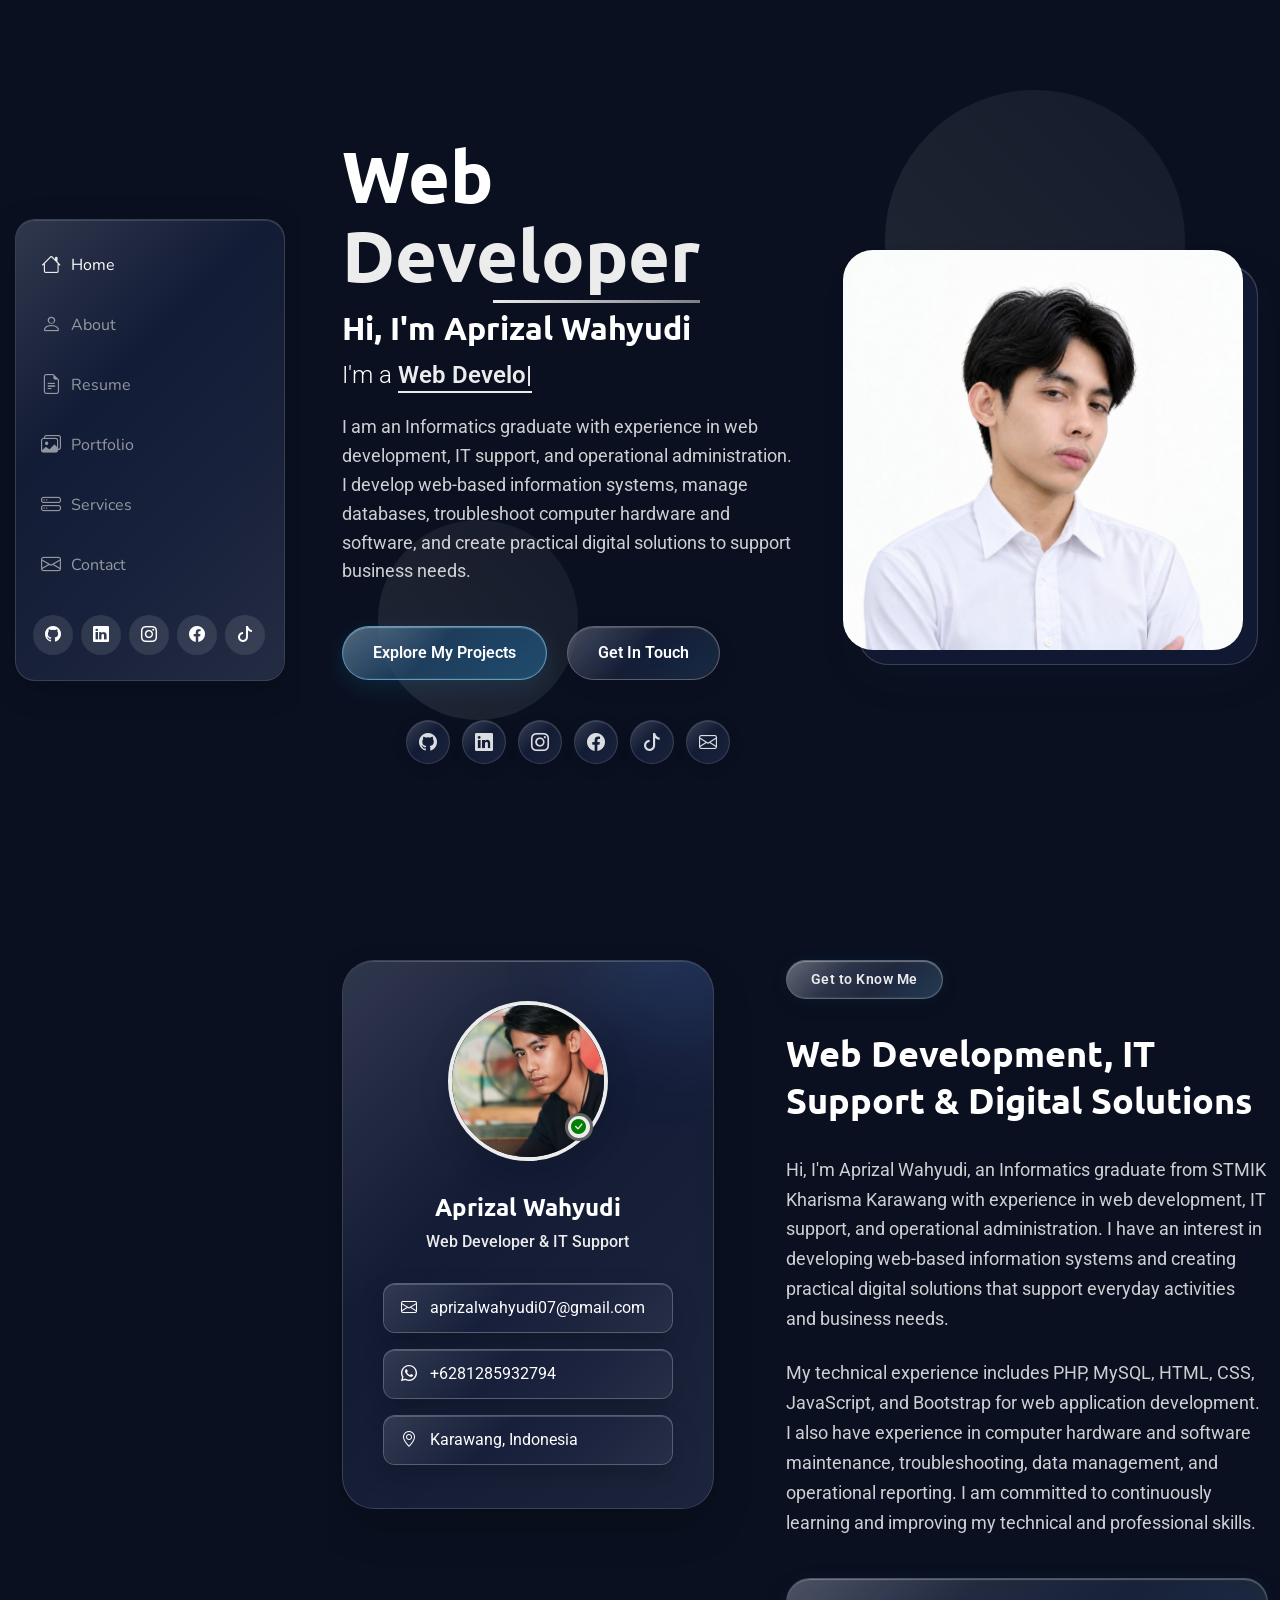
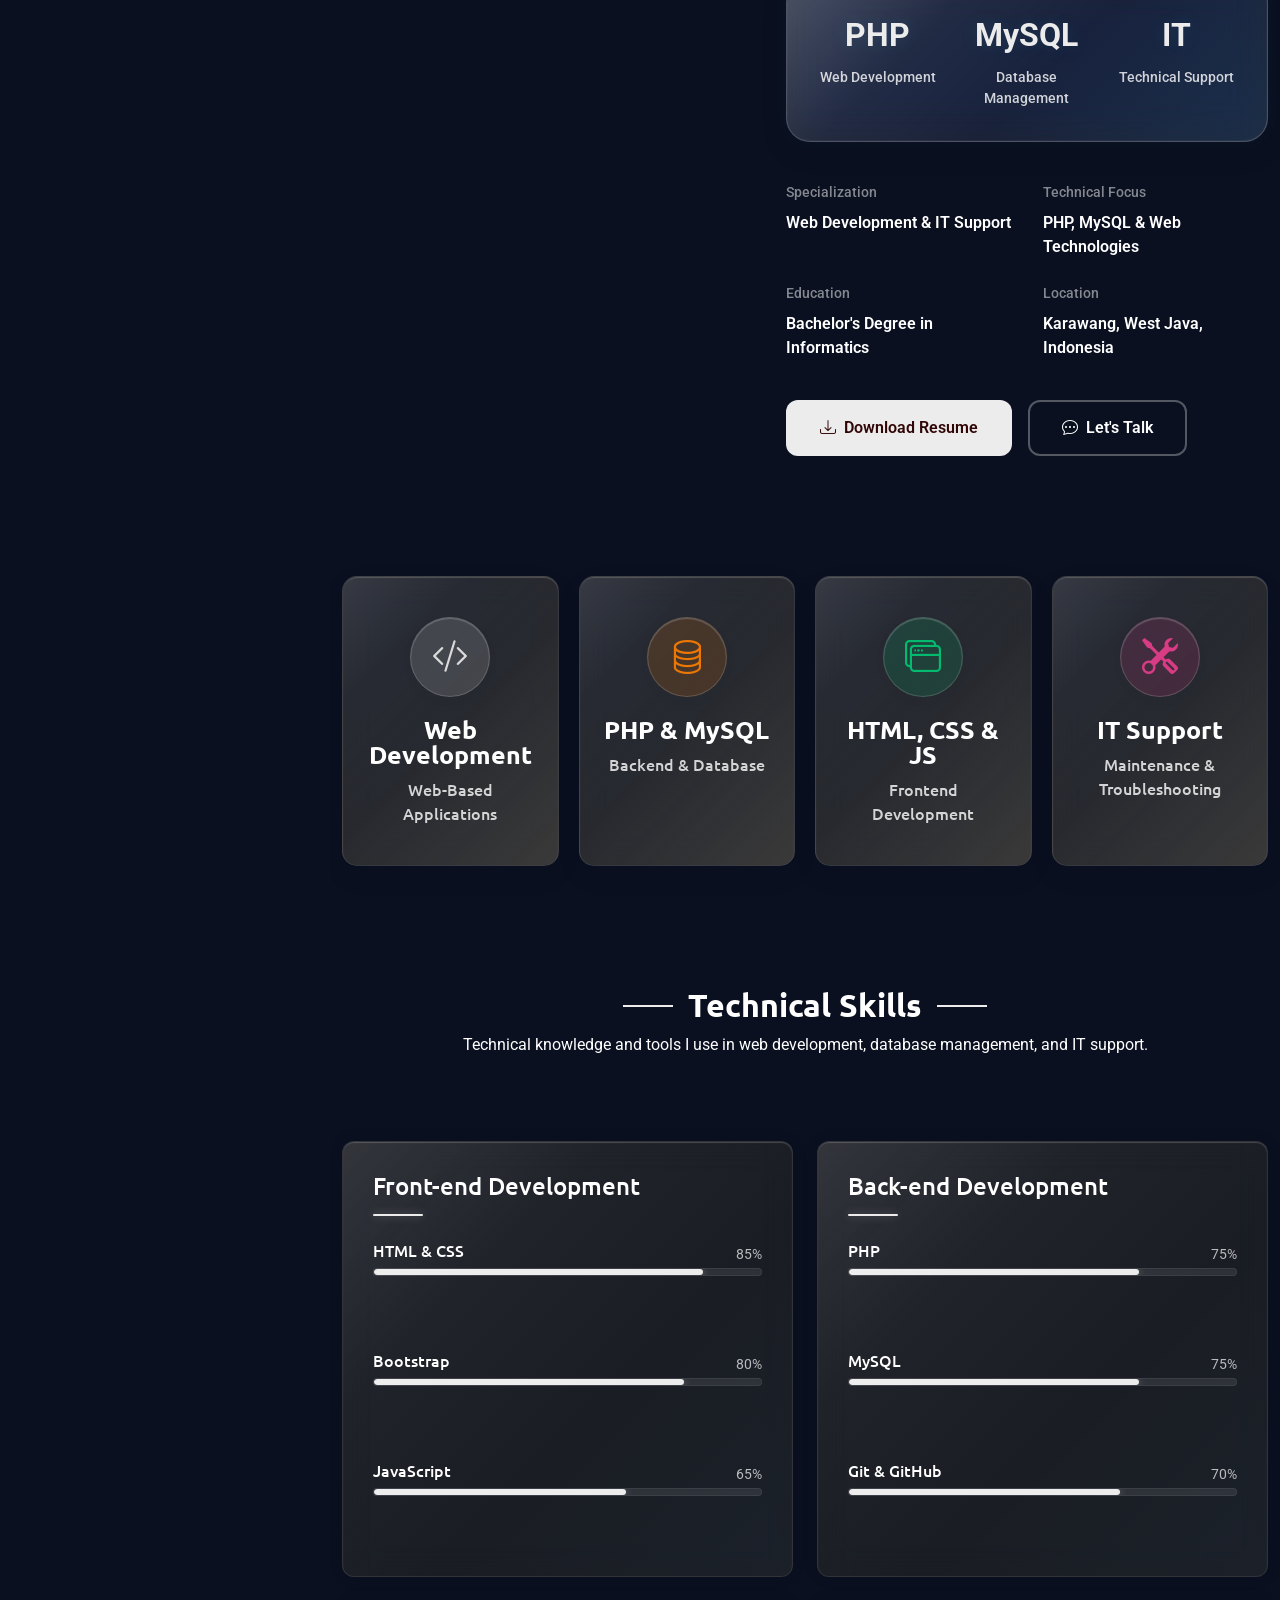
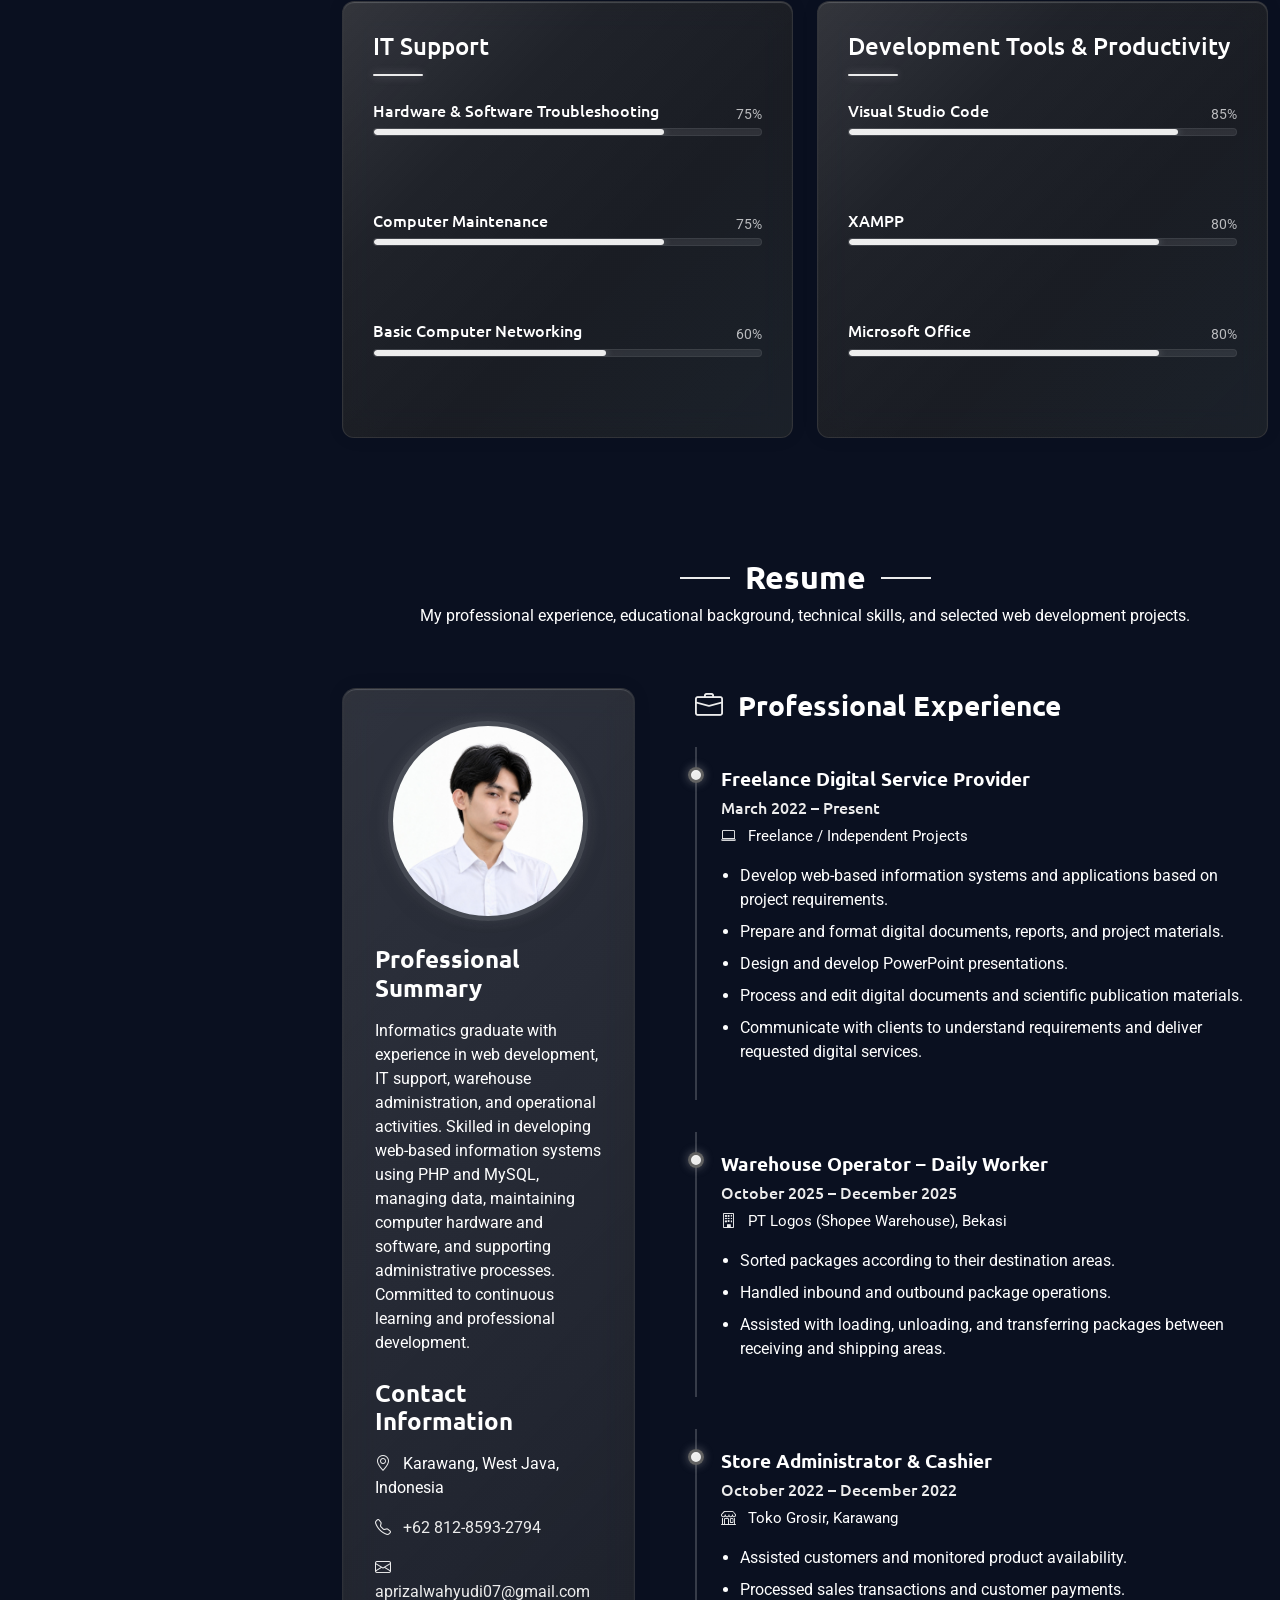
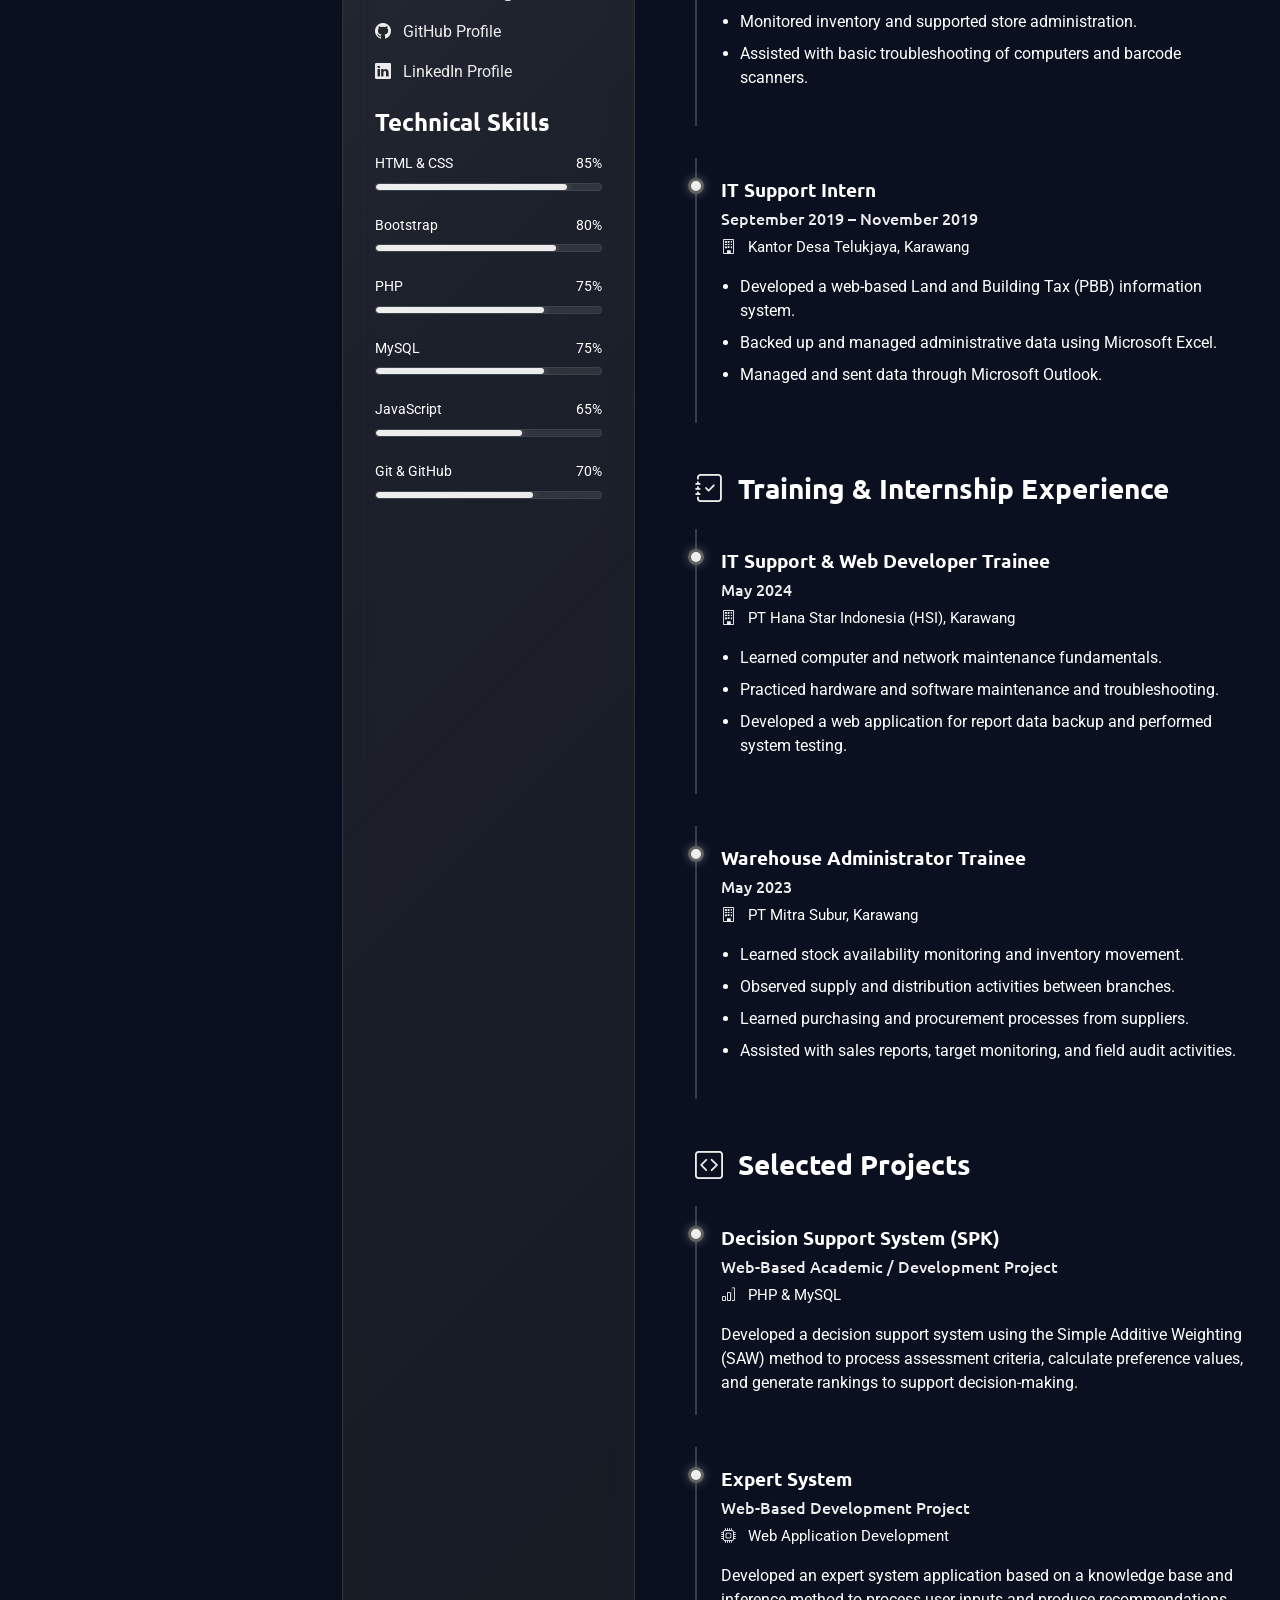
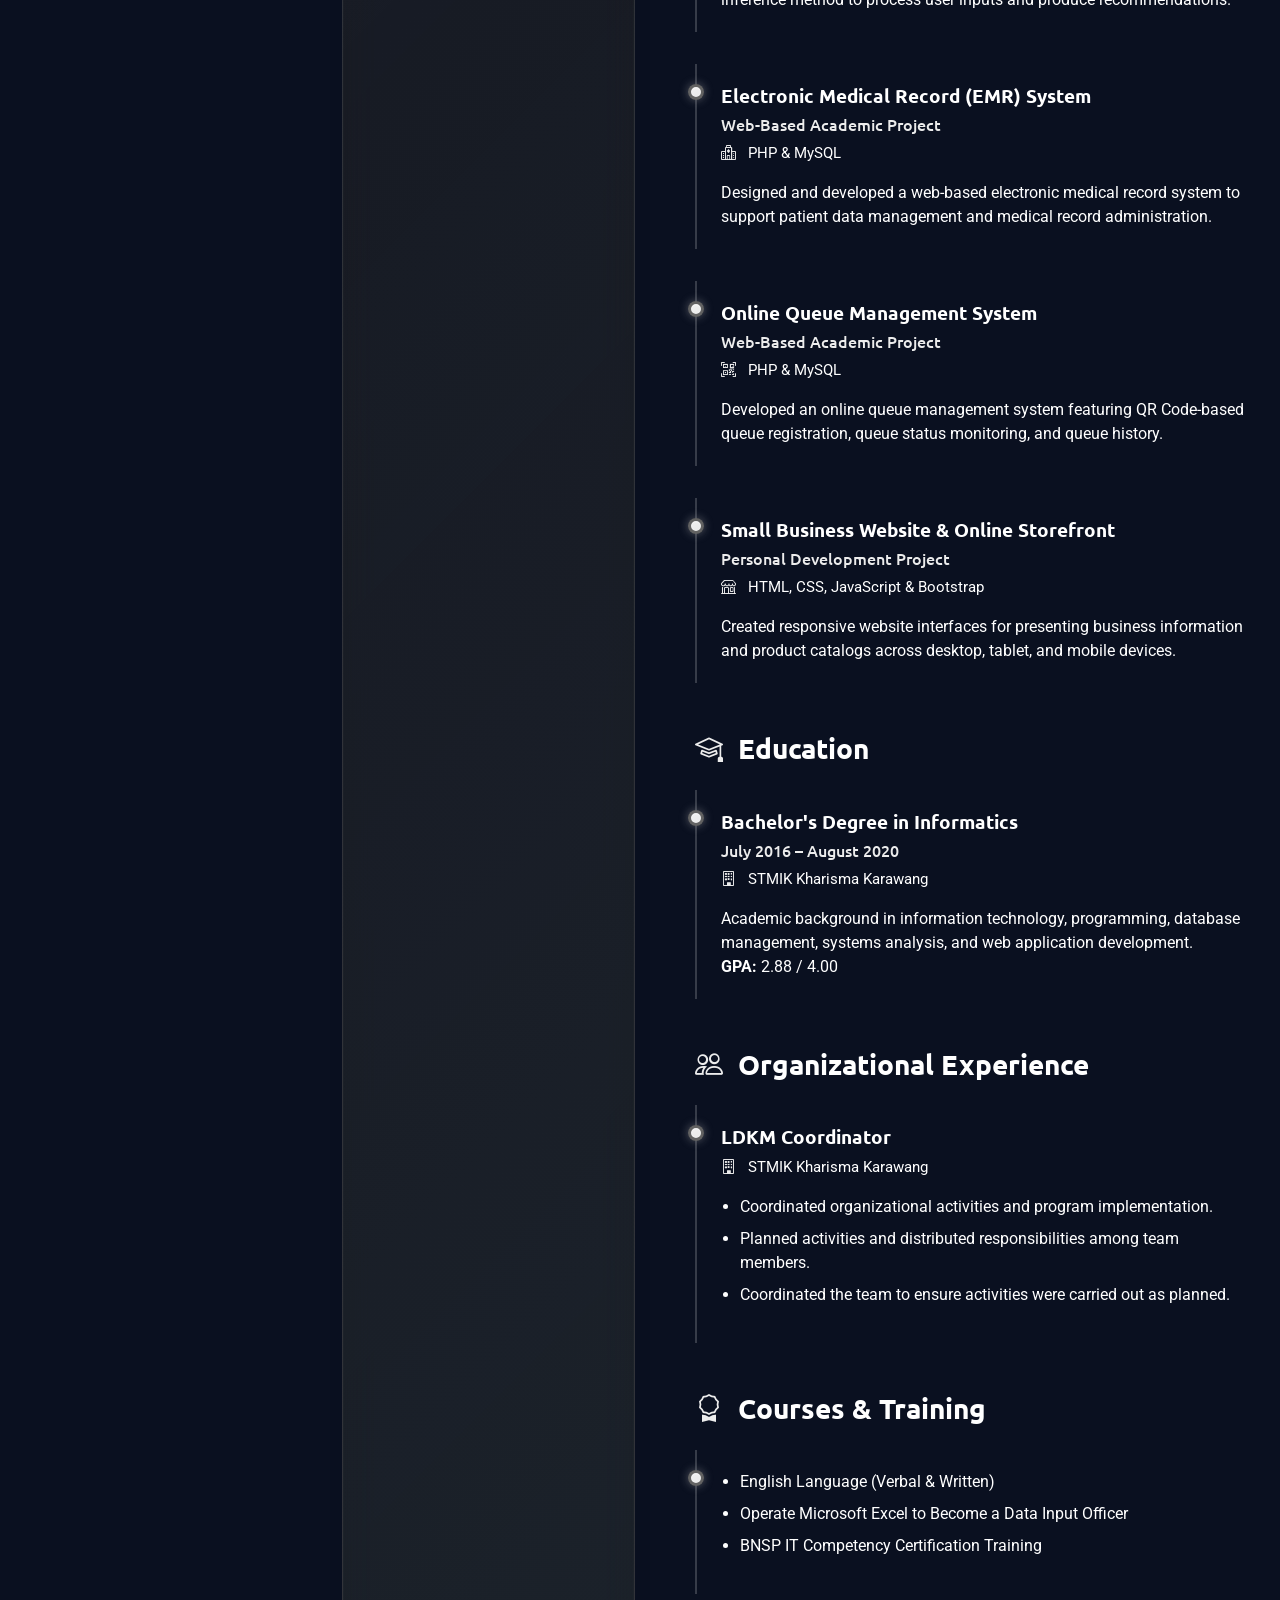
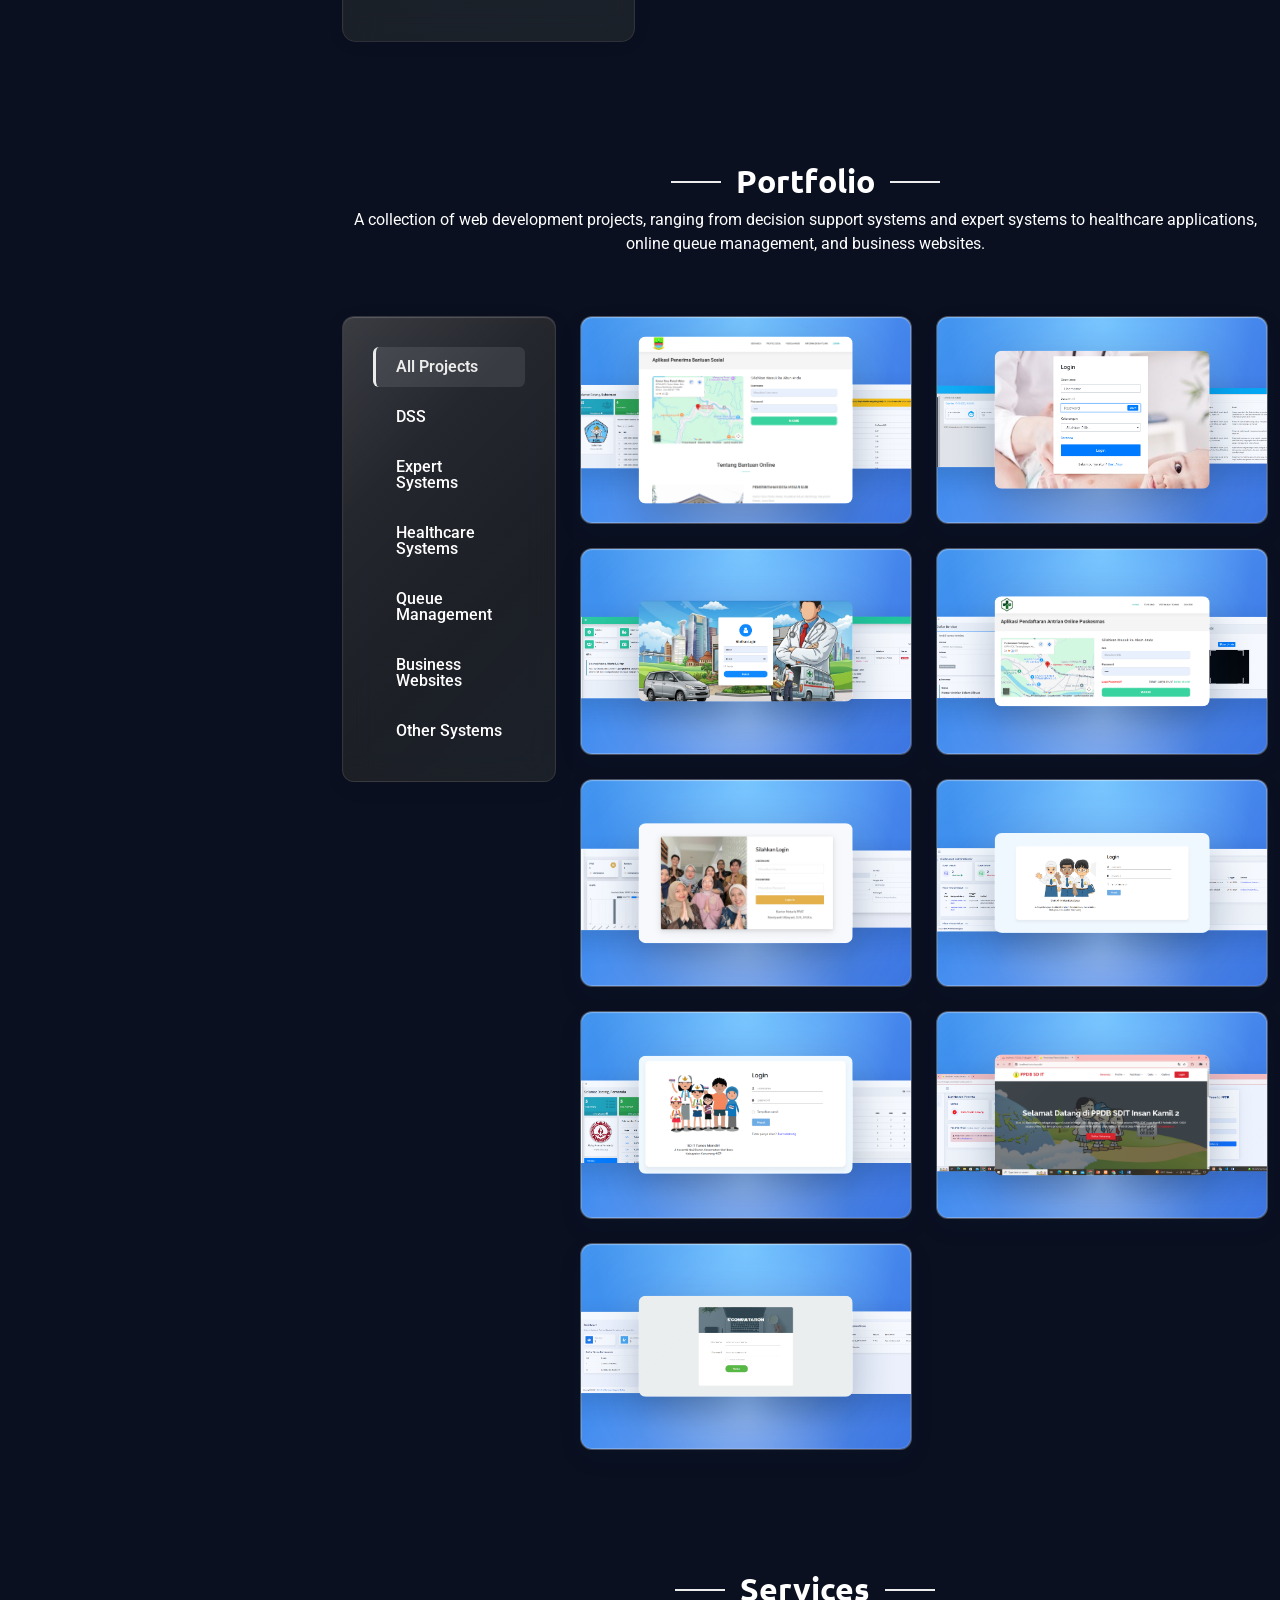
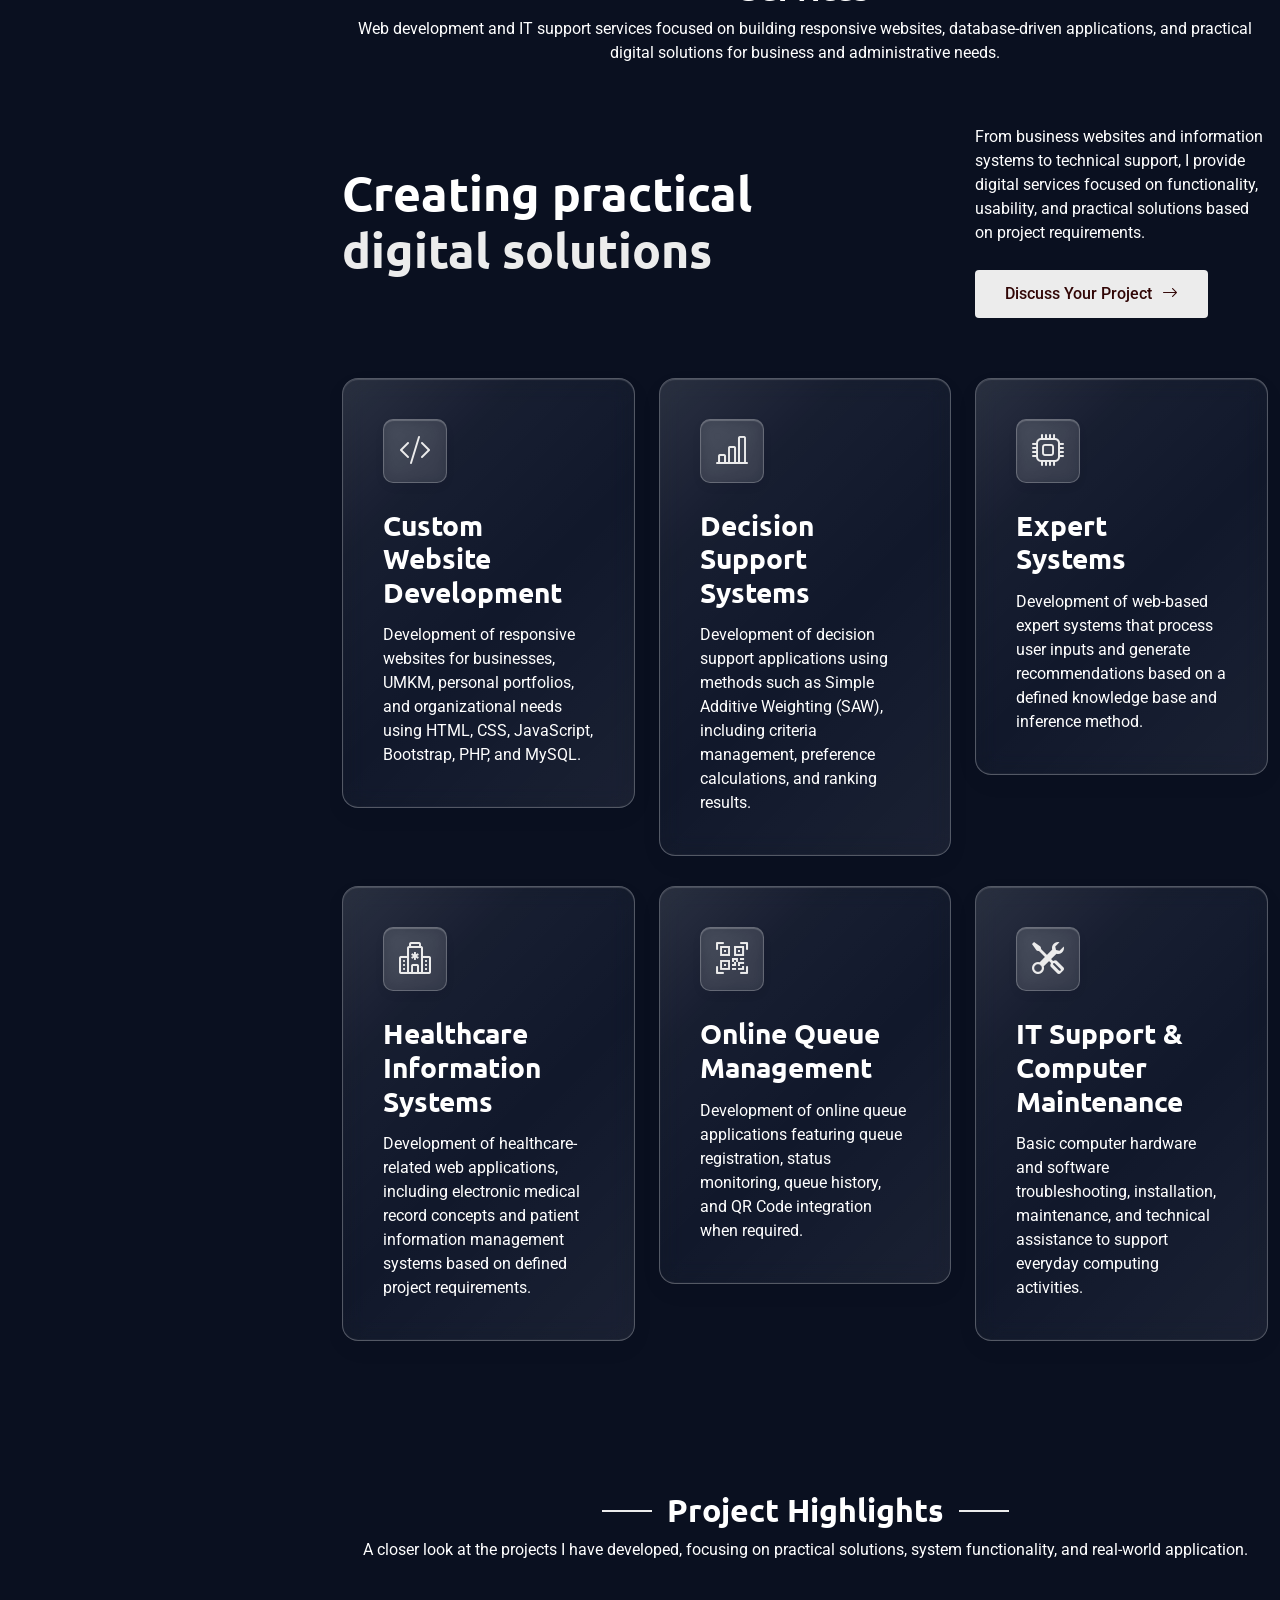
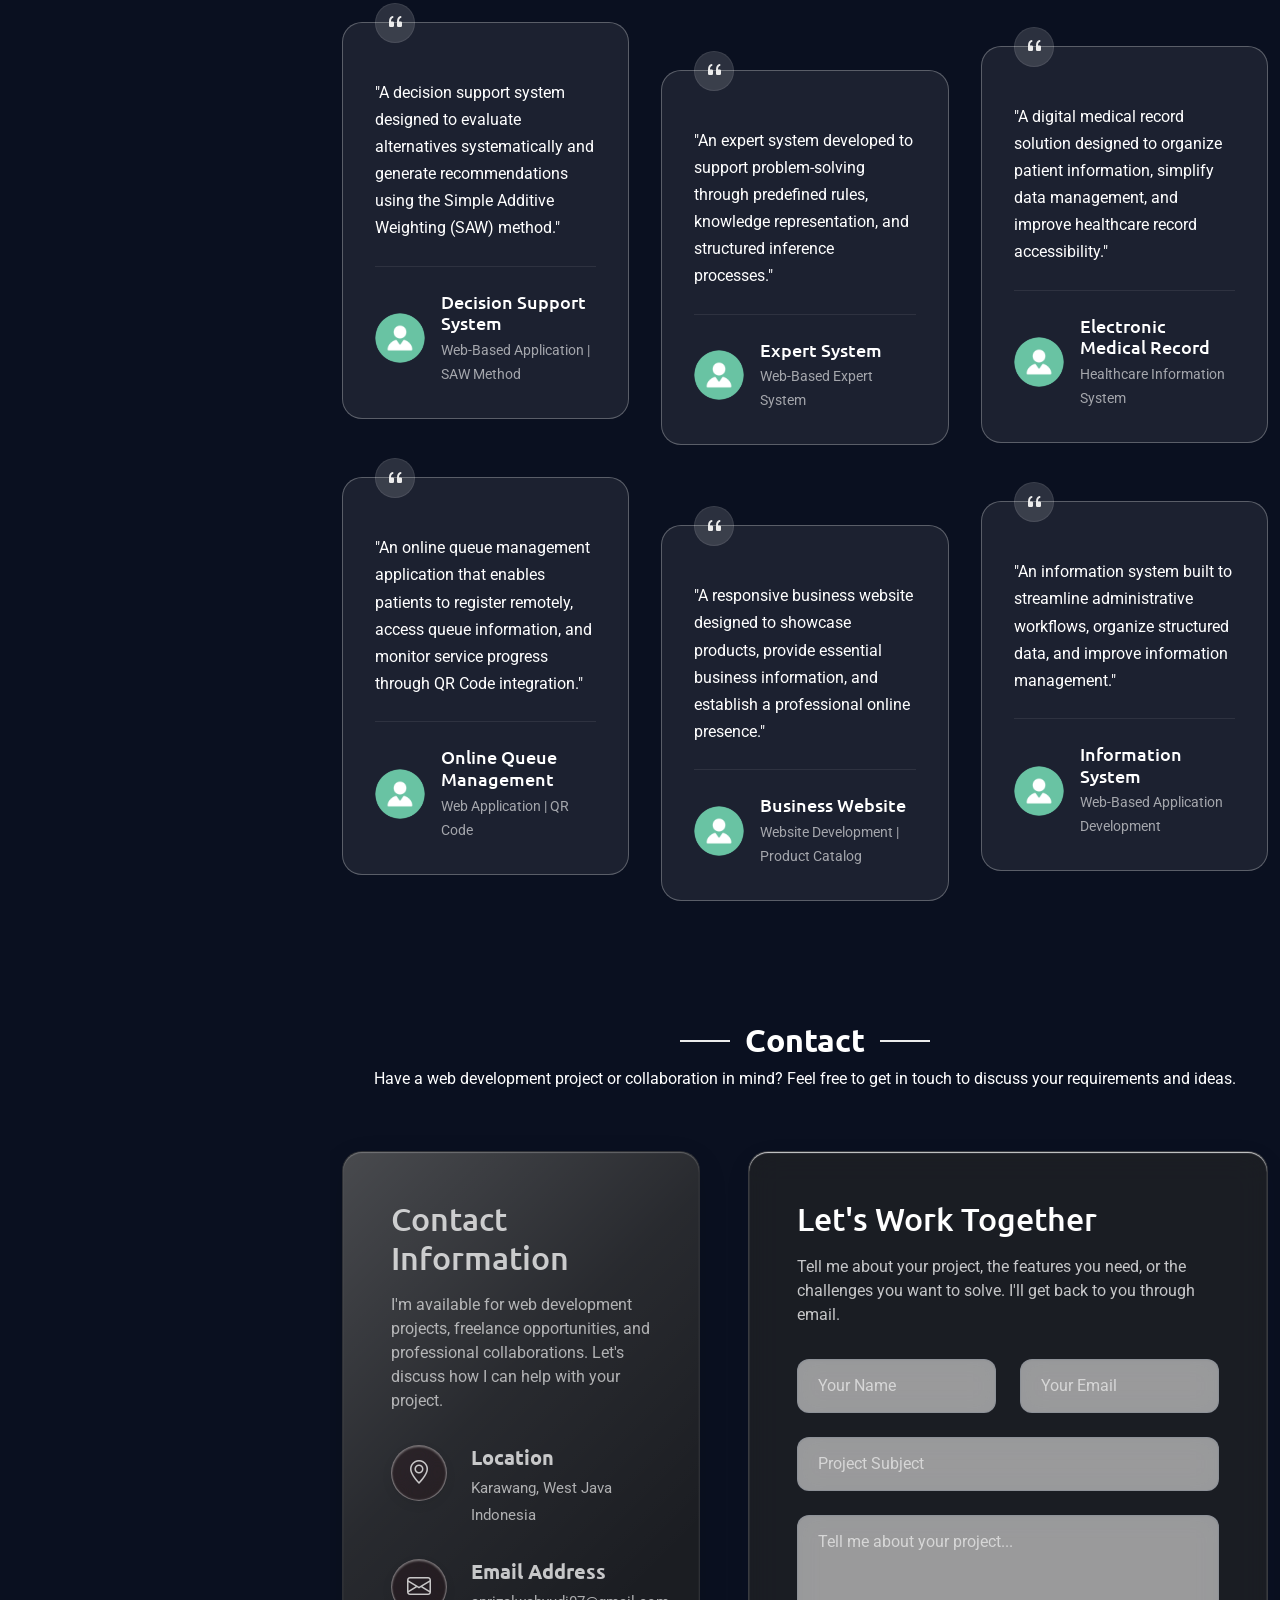
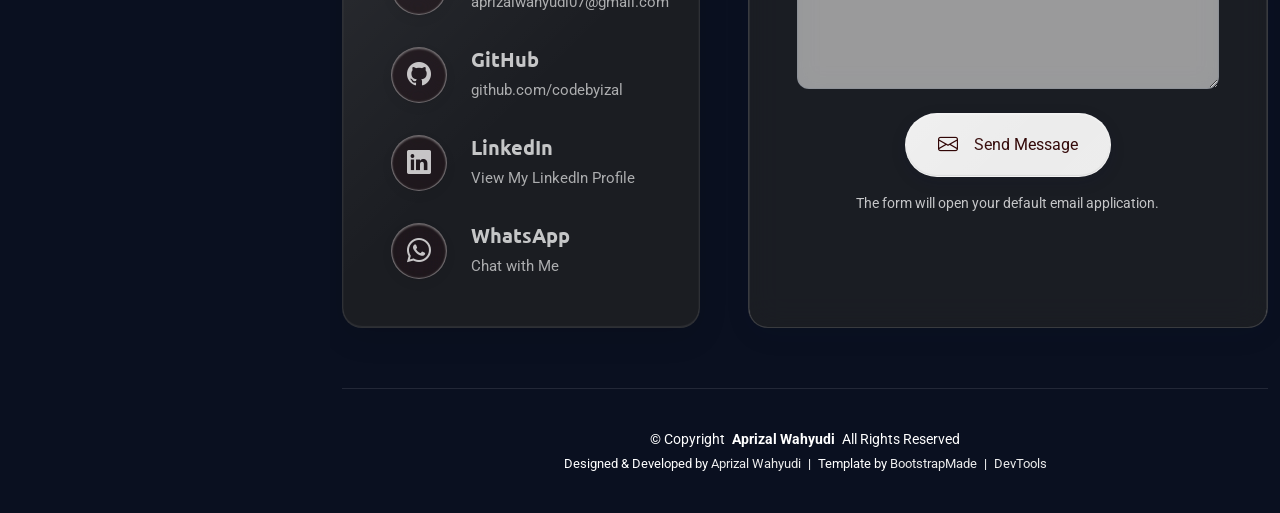
<file: index.html>
<!DOCTYPE html>
<html lang="en">

<head>
  <meta charset="utf-8">
  <meta content="width=device-width, initial-scale=1.0" name="viewport">
  <title>Aprizal Wahyudi | Personal Portfolio</title>
  <meta name="description" content="">
  <meta name="keywords" content="">

  <!-- Favicons -->
  <link href="assets/img/favicon.png" rel="icon">
  <link href="assets/img/apple-touch-icon.png" rel="apple-touch-icon">

  <!-- Fonts -->
  <link href="https://fonts.googleapis.com" rel="preconnect">
  <link href="https://fonts.gstatic.com" rel="preconnect" crossorigin>
  <link href="https://fonts.googleapis.com/css2?family=Roboto:ital,wght@0,100;0,300;0,400;0,500;0,700;0,900;1,100;1,300;1,400;1,500;1,700;1,900&family=Ubuntu:ital,wght@0,300;0,400;0,500;0,700;1,300;1,400;1,500;1,700&family=Nunito:ital,wght@0,200;0,300;0,400;0,500;0,600;0,700;0,800;0,900;1,200;1,300;1,400;1,500;1,600;1,700;1,800;1,900&display=swap" rel="stylesheet">

  <!-- Vendor CSS Files -->
  <link href="assets/vendor/bootstrap/css/bootstrap.min.css" rel="stylesheet">
  <link href="assets/vendor/bootstrap-icons/bootstrap-icons.css" rel="stylesheet">
  <link href="assets/vendor/aos/aos.css" rel="stylesheet">
  <link href="assets/vendor/glightbox/css/glightbox.min.css" rel="stylesheet">
  <link href="assets/vendor/swiper/swiper-bundle.min.css" rel="stylesheet">

  <!-- Main CSS File -->
  <link href="assets/css/main.css" rel="stylesheet">

</head>

<body class="index-page">

  <header id="header" class="header dark-background d-flex flex-column justify-content-center">
    <i class="header-toggle d-xl-none bi bi-list"></i>

    <div class="header-container d-flex flex-column align-items-start">
      <nav id="navmenu" class="navmenu">
        <ul>
          <li><a href="#hero" class="active"><i class="bi bi-house navicon"></i>Home</a></li>
          <li><a href="#about"><i class="bi bi-person navicon"></i> About</a></li>
          <li><a href="#resume"><i class="bi bi-file-earmark-text navicon"></i> Resume</a></li>
          <li><a href="#portfolio"><i class="bi bi-images navicon"></i> Portfolio</a></li>
          <li><a href="#services"><i class="bi bi-hdd-stack navicon"></i> Services</a></li>
          <li><a href="#contact"><i class="bi bi-envelope navicon"></i> Contact</a></li>
        </ul>
      </nav>

      <div class="social-links text-center">
        <a href="https://github.com/codebyizal" target="_blank" class="github"><i class="bi bi-github"></i></a>
        <a href="https://www.linkedin.com/in/aprizal-wahyudi07" target="_blank" class="linkedin"><i class="bi bi-linkedin"></i></a>
        <a href="https://www.instagram.com/_afrzlwhydi?exln=dzRqeHZvbW5tZWoy" target="_blank" class="instagram"><i class="bi bi-instagram"></i></a>
        <a href="https://www.facebook.com/share/1HWvjxy3jr/" class="facebook" target="_blank"><i class="bi bi-facebook"></i></a>
        <a href="https://www.tiktok.com/@_vibesbungsu?_r=1&_t=ZS-9B2rPfMXHBk" target="_blank" class="tiktok"><i class="bi bi-tiktok"></i></a>
      </div>

    </div>

  </header>

  <main class="main">

    <!-- Hero Section -->
    <section id="hero" class="hero section">

      <div class="background-elements">
        <div class="bg-circle circle-1"></div>
        <div class="bg-circle circle-2"></div>
      </div>

      <div class="hero-content">

        <div class="container">
          <div class="row align-items-center">

            <div class="col-lg-6" data-aos="fade-right" data-aos-delay="100">
              <div class="hero-text">
                <h1>Web<span class="accent-text"> Developer</span></h1>
                  <h2>Hi, I'm Aprizal Wahyudi</h2>

                  <p class="lead">
                      I'm a <span class="typed" data-typed-items="Web Developer,PHP & MySQL Developer,IT Support,Freelance Digital Service Provider"></span>
                  </p>

                  <p class="description">
                      I am an Informatics graduate with experience in web development,
                      IT support, and operational administration. I develop web-based
                      information systems, manage databases, troubleshoot computer
                      hardware and software, and create practical digital solutions
                      to support business needs.
                  </p>

                <div class="hero-actions">
                  <a href="#portfolio" class="btn btn-primary">Explore My Projects</a>
                  <a href="#contact" class="btn btn-outline">Get In Touch</a>
                </div>

                <div class="social-links">
                  <div class="social-links">
                    <a href="https://github.com/codebyizal" target="_blank" rel="noopener noreferrer" aria-label="GitHub">
                      <i class="bi bi-github"></i>
                    </a>

                    <a href="https://www.linkedin.com/in/aprizal-wahyudi07" target="_blank" rel="noopener noreferrer" aria-label="LinkedIn">
                      <i class="bi bi-linkedin"></i>
                    </a>

                    <a href="https://www.instagram.com/_afrzlwhydi?exln=dzRqeHZvbW5tZWoy" target="_blank" rel="noopener noreferrer" aria-label="Instagram">
                      <i class="bi bi-instagram"></i>
                    </a>

                    <a href="https://www.facebook.com/share/1HWvjxy3jr/" target="_blank" rel="noopener noreferrer" aria-label="Facebook">
                      <i class="bi bi-facebook"></i>
                    </a>

                    <a href="https://www.tiktok.com/@_vibesbungsu?_r=1&_t=ZS-9B2rPfMXHBk" target="_blank" rel="noopener noreferrer" aria-label="TikTok">
                      <i class="bi bi-tiktok"></i>
                    </a>

                    <a href="mailto:aprizalwahyudi07@gmail.com" aria-label="Email">
                      <i class="bi bi-envelope"></i>
                    </a>
                  </div>
                </div>
              </div>

              
            </div>

            <div class="col-lg-6" data-aos="fade-left" data-aos-delay="200">
              <div class="hero-visual">
                <div class="profile-container">
                  <div class="profile-background"></div>
                  <img src="assets/img/profile/profile.jpg.jpeg" alt="Aprizal Wahyudi" class="profile-image">
                </div>
              </div>
            </div>

          </div>
        </div>
      </div>

    </section><!-- /Hero Section -->

    <!-- About Section -->
    <section id="about" class="about section">

      <div class="container" data-aos="fade-up" data-aos-delay="100">

        <div class="row">
          <div class="col-lg-5" data-aos="zoom-in" data-aos-delay="200">
            <div class="profile-card">
              <div class="profile-header">
                <div class="profile-image">
                  <img src="assets/img/profile/profile3.png.jpeg" alt="Profile Image" class="img-fluid">
                </div>
                <div class="profile-badge">
                  <i class="bi bi-check-circle-fill"></i>
                </div>
              </div>

              <div class="profile-content">
                <h3>Aprizal Wahyudi</h3>
                <p class="profession">Web Developer &amp; IT Support</p>

                <div class="contact-links">
                  <a href="mailto:aprizalwahyudi07@gmail.com" class="contact-item">
                      <i class="bi bi-envelope"></i>
                      aprizalwahyudi07@gmail.com
                  </a>
                  <a href="https://wa.me/6281285932794" target="_blank" rel="noopener noreferrer" class="contact-item">
                      <i class="bi bi-whatsapp"></i>
                      +6281285932794
                  </a>

                  <a href="https://www.google.com/maps/search/Kantor%20Desa%20Telukjaya/@-6.04366922,107.1266543,17z?hl=en"
                    target="_blank"
                    rel="noopener noreferrer"
                    class="contact-item">
                      <i class="bi bi-geo-alt"></i>
                      Karawang, Indonesia
                  </a>
                </div>
              </div>
            </div>
          </div>

          <div class="col-lg-7" data-aos="fade-left" data-aos-delay="300">
            <div class="about-content">
                <div class="section-header">
                    <span class="badge-text">Get to Know Me</span>
                    <h2>Web Development, IT Support &amp; Digital Solutions</h2>
                </div>

                <div class="description">
                    <p>
                        Hi, I'm Aprizal Wahyudi, an Informatics graduate from
                        STMIK Kharisma Karawang with experience in web development,
                        IT support, and operational administration. I have an interest
                        in developing web-based information systems and creating
                        practical digital solutions that support everyday activities
                        and business needs.
                    </p>

                    <p>
                        My technical experience includes PHP, MySQL, HTML, CSS,
                        JavaScript, and Bootstrap for web application development.
                        I also have experience in computer hardware and software
                        maintenance, troubleshooting, data management, and
                        operational reporting. I am committed to continuously
                        learning and improving my technical and professional skills.
                    </p>
                </div>

                <div class="stats-grid">
                    <div class="stat-item">
                        <div class="stat-number">PHP</div>
                        <div class="stat-label">Web Development</div>
                    </div>
                    <div class="stat-item">
                        <div class="stat-number">MySQL</div>
                        <div class="stat-label">Database Management</div>
                    </div>
                    <div class="stat-item">
                        <div class="stat-number">IT</div>
                        <div class="stat-label">Technical Support</div>
                    </div>
                </div>

                <div class="details-grid">
                    <div class="detail-row">
                        <div class="detail-item">
                            <span class="detail-label">Specialization</span>
                            <span class="detail-value">Web Development &amp; IT Support</span>
                        </div>
                        <div class="detail-item">
                            <span class="detail-label">Technical Focus</span>
                            <span class="detail-value">PHP, MySQL &amp; Web Technologies</span>
                        </div>
                    </div>

                    <div class="detail-row">
                        <div class="detail-item">
                            <span class="detail-label">Education</span>
                            <span class="detail-value">Bachelor's Degree in Informatics</span>
                        </div>
                        <div class="detail-item">
                            <span class="detail-label">Location</span>
                            <span class="detail-value">Karawang, West Java, Indonesia</span>
                        </div>
                    </div>
                </div>

                <div class="cta-section">
                    <button type="button" class="btn btn-primary" onclick="downloadCV()">
                        <i class="bi bi-download"></i>
                        Download Resume
                    </button>
                    <a href="#contact" class="btn btn-outline">
                        <i class="bi bi-chat-dots"></i>
                        Let's Talk
                    </a>
                </div>
            </div>
        </div>
        </div>

      </div>

    </section><!-- /About Section -->

    <!-- Stats Section -->
    <section id="stats" class="stats section light-background">
      <div class="container" data-aos="fade-up" data-aos-delay="100">
          <div class="row justify-content-center">
              <div class="col-lg-12">
                  <div class="stats-wrapper">

                      <div class="stats-item" data-aos="zoom-in" data-aos-delay="150">
                          <div class="icon-wrapper">
                              <i class="bi bi-code-slash"></i>
                          </div>
                          <span>Web Development</span>
                          <p>Web-Based Applications</p>
                      </div>

                      <div class="stats-item" data-aos="zoom-in" data-aos-delay="200">
                          <div class="icon-wrapper">
                              <i class="bi bi-database"></i>
                          </div>
                          <span>PHP &amp; MySQL</span>
                          <p>Backend &amp; Database</p>
                      </div>

                      <div class="stats-item" data-aos="zoom-in" data-aos-delay="250">
                          <div class="icon-wrapper">
                              <i class="bi bi-window-stack"></i>
                          </div>
                          <span>HTML, CSS &amp; JS</span>
                          <p>Frontend Development</p>
                      </div>

                      <div class="stats-item" data-aos="zoom-in" data-aos-delay="300">
                          <div class="icon-wrapper">
                              <i class="bi bi-tools"></i>
                          </div>
                          <span>IT Support</span>
                          <p>Maintenance &amp; Troubleshooting</p>
                      </div>

                  </div>
              </div>
          </div>
      </div>
    </section>
    
    <!-- /Stats Section -->

    <!-- Skills Section -->
    <section id="skills" class="skills section">
        <!-- Section Title -->
        <div class="container section-title" data-aos="fade-up">
            <h2>Technical Skills</h2>
            <p>
                Technical knowledge and tools I use in web development,
                database management, and IT support.
            </p>
        </div>
        <!-- End Section Title -->

        <div class="container" data-aos="fade-up" data-aos-delay="100">
            <div class="row">

                <!-- Frontend Development -->
                <div class="col-lg-6 mt-4">
                    <div class="skills-category" data-aos="fade-up" data-aos-delay="200">
                        <h3>Front-end Development</h3>

                        <div class="skills-animation">

                            <div class="skill-item">
                                <div class="d-flex justify-content-between align-items-center">
                                    <h4>HTML &amp; CSS</h4>
                                    <span class="skill-percentage">85%</span>
                                </div>
                                <div class="progress">
                                    <div class="progress-bar" role="progressbar" aria-valuenow="85" aria-valuemin="0" aria-valuemax="100"></div>
                                </div>
                                <div class="skill-tooltip">
                                    Building structured web pages and creating responsive layouts with CSS.
                                </div>
                            </div>

                            <div class="skill-item">
                                <div class="d-flex justify-content-between align-items-center">
                                    <h4>Bootstrap</h4>
                                    <span class="skill-percentage">80%</span>
                                </div>
                                <div class="progress">
                                    <div class="progress-bar" role="progressbar" aria-valuenow="80" aria-valuemin="0" aria-valuemax="100"></div>
                                </div>
                                <div class="skill-tooltip">
                                    Developing responsive web interfaces using Bootstrap components and utilities.
                                </div>
                            </div>

                            <div class="skill-item">
                                <div class="d-flex justify-content-between align-items-center">
                                    <h4>JavaScript</h4>
                                    <span class="skill-percentage">65%</span>
                                </div>
                                <div class="progress">
                                    <div class="progress-bar" role="progressbar" aria-valuenow="65" aria-valuemin="0" aria-valuemax="100"></div>
                                </div>
                                <div class="skill-tooltip">
                                    Implementing interactive elements and basic client-side functionality.
                                </div>
                            </div>

                        </div>
                    </div>
                </div>
                <!-- End Frontend Skills -->

                <!-- Backend Development -->
                <div class="col-lg-6 mt-4">
                    <div class="skills-category" data-aos="fade-up" data-aos-delay="300">
                        <h3>Back-end Development</h3>

                        <div class="skills-animation">

                            <div class="skill-item">
                                <div class="d-flex justify-content-between align-items-center">
                                    <h4>PHP</h4>
                                    <span class="skill-percentage">75%</span>
                                </div>
                                <div class="progress">
                                    <div class="progress-bar" role="progressbar" aria-valuenow="75" aria-valuemin="0" aria-valuemax="100"></div>
                                </div>
                                <div class="skill-tooltip">
                                    Developing server-side functionality for dynamic web applications using PHP.
                                </div>
                            </div>

                            <div class="skill-item">
                                <div class="d-flex justify-content-between align-items-center">
                                    <h4>MySQL</h4>
                                    <span class="skill-percentage">75%</span>
                                </div>
                                <div class="progress">
                                    <div class="progress-bar" role="progressbar" aria-valuenow="75" aria-valuemin="0" aria-valuemax="100"></div>
                                </div>
                                <div class="skill-tooltip">
                                    Managing relational databases, writing SQL queries, and handling application data.
                                </div>
                            </div>

                            <div class="skill-item">
                                <div class="d-flex justify-content-between align-items-center">
                                    <h4>Git &amp; GitHub</h4>
                                    <span class="skill-percentage">70%</span>
                                </div>
                                <div class="progress">
                                    <div class="progress-bar" role="progressbar" aria-valuenow="70" aria-valuemin="0" aria-valuemax="100"></div>
                                </div>
                                <div class="skill-tooltip">
                                    Managing source code, tracking changes, and maintaining project repositories.
                                </div>
                            </div>

                        </div>
                    </div>
                </div>
                <!-- End Backend Skills -->

                <!-- IT Support -->
                <div class="col-lg-6 mt-4">
                    <div class="skills-category" data-aos="fade-up" data-aos-delay="200">
                        <h3>IT Support</h3>

                        <div class="skills-animation">

                            <div class="skill-item">
                                <div class="d-flex justify-content-between align-items-center">
                                    <h4>Hardware &amp; Software Troubleshooting</h4>
                                    <span class="skill-percentage">75%</span>
                                </div>
                                <div class="progress">
                                    <div class="progress-bar" role="progressbar" aria-valuenow="75" aria-valuemin="0" aria-valuemax="100"></div>
                                </div>
                                <div class="skill-tooltip">
                                    Identifying and troubleshooting computer hardware and software issues.
                                </div>
                            </div>

                            <div class="skill-item">
                                <div class="d-flex justify-content-between align-items-center">
                                    <h4>Computer Maintenance</h4>
                                    <span class="skill-percentage">75%</span>
                                </div>
                                <div class="progress">
                                    <div class="progress-bar" role="progressbar" aria-valuenow="75" aria-valuemin="0" aria-valuemax="100"></div>
                                </div>
                                <div class="skill-tooltip">
                                    Performing basic computer maintenance, installation, and configuration.
                                </div>
                            </div>

                            <div class="skill-item">
                                <div class="d-flex justify-content-between align-items-center">
                                    <h4>Basic Computer Networking</h4>
                                    <span class="skill-percentage">60%</span>
                                </div>
                                <div class="progress">
                                    <div class="progress-bar" role="progressbar" aria-valuenow="60" aria-valuemin="0" aria-valuemax="100"></div>
                                </div>
                                <div class="skill-tooltip">
                                    Understanding basic network connectivity and troubleshooting.
                                </div>
                            </div>

                        </div>
                    </div>
                </div>
                <!-- End IT Support Skills -->

                <!-- Development Tools -->
                <div class="col-lg-6 mt-4">
                    <div class="skills-category" data-aos="fade-up" data-aos-delay="300">
                        <h3>Development Tools &amp; Productivity</h3>

                        <div class="skills-animation">

                            <div class="skill-item">
                                <div class="d-flex justify-content-between align-items-center">
                                    <h4>Visual Studio Code</h4>
                                    <span class="skill-percentage">85%</span>
                                </div>
                                <div class="progress">
                                    <div class="progress-bar" role="progressbar" aria-valuenow="85" aria-valuemin="0" aria-valuemax="100"></div>
                                </div>
                                <div class="skill-tooltip">
                                    Using Visual Studio Code to develop and maintain web projects.
                                </div>
                            </div>

                            <div class="skill-item">
                                <div class="d-flex justify-content-between align-items-center">
                                    <h4>XAMPP</h4>
                                    <span class="skill-percentage">80%</span>
                                </div>
                                <div class="progress">
                                    <div class="progress-bar" role="progressbar" aria-valuenow="80" aria-valuemin="0" aria-valuemax="100"></div>
                                </div>
                                <div class="skill-tooltip">
                                    Running and testing PHP and MySQL applications in a local development environment.
                                </div>
                            </div>

                            <div class="skill-item">
                                <div class="d-flex justify-content-between align-items-center">
                                    <h4>Microsoft Office</h4>
                                    <span class="skill-percentage">80%</span>
                                </div>
                                <div class="progress">
                                    <div class="progress-bar" role="progressbar" aria-valuenow="80" aria-valuemin="0" aria-valuemax="100"></div>
                                </div>
                                <div class="skill-tooltip">
                                    Using Microsoft Word, Excel, and PowerPoint for document processing, data management, and reporting.
                                </div>
                            </div>

                        </div>
                    </div>
                </div>
                <!-- End Development Tools -->

            </div>
        </div>

    </section>
    <!-- /Skills Section -->

    <!-- Resume Section -->
    <section id="resume" class="resume section">

      <!-- Section Title -->
      <div class="container section-title" data-aos="fade-up">
          <h2>Resume</h2>
          <p>
              My professional experience, educational background,
              technical skills, and selected web development projects.
          </p>
      </div>
      <!-- End Section Title -->

      <div class="container" data-aos="fade-up" data-aos-delay="100">
          <div class="row gy-4">

              <!-- Left Column -->
              <div class="col-lg-4">
                  <div class="resume-side" data-aos="fade-right" data-aos-delay="100">

                      <div class="profile-img mb-4">
                          <img src="assets/img/profile/profile.jpg.jpeg"
                              alt="Aprizal Wahyudi"
                              class="img-fluid">
                      </div>

                      <h3>Professional Summary</h3>
                      <p>
                          Informatics graduate with experience in web development,
                          IT support, warehouse administration, and operational
                          activities. Skilled in developing web-based information
                          systems using PHP and MySQL, managing data, maintaining
                          computer hardware and software, and supporting
                          administrative processes. Committed to continuous
                          learning and professional development.
                      </p>

                      <h3 class="mt-4">Contact Information</h3>
                      <ul class="contact-info list-unstyled">
                          <li>
                              <i class="bi bi-geo-alt"></i>
                              Karawang, West Java, Indonesia
                          </li>
                          <li>
                              <i class="bi bi-telephone"></i>
                              <a href="tel:+6281285932794">
                                  +62 812-8593-2794
                              </a>
                          </li>
                          <li>
                              <i class="bi bi-envelope"></i>
                              <a href="mailto:aprizalwahyudi07@gmail.com">
                                  aprizalwahyudi07@gmail.com
                              </a>
                          </li>
                          <li>
                              <i class="bi bi-github"></i>
                              <a href="https://github.com/codebyizal"
                                  target="_blank" rel="noopener noreferrer">
                                  GitHub Profile
                              </a>
                          </li>
                          <li>
                              <i class="bi bi-linkedin"></i>
                              <a href="https://www.linkedin.com/in/aprizal-wahyudi07/"
                                  target="_blank" rel="noopener noreferrer">
                                  LinkedIn Profile
                              </a>
                          </li>
                      </ul>

                      <!-- Technical Skills -->
                      <div class="skills-animation mt-4">
                          <h3>Technical Skills</h3>

                          <div class="skill-item">
                              <div class="d-flex justify-content-between">
                                  <span>HTML &amp; CSS</span>
                                  <span>85%</span>
                              </div>
                              <div class="progress">
                                  <div class="progress-bar" role="progressbar"
                                      style="width:85%" aria-valuenow="85"
                                      aria-valuemin="0" aria-valuemax="100"></div>
                              </div>
                          </div>

                          <div class="skill-item">
                              <div class="d-flex justify-content-between">
                                  <span>Bootstrap</span>
                                  <span>80%</span>
                              </div>
                              <div class="progress">
                                  <div class="progress-bar" role="progressbar"
                                      style="width:80%" aria-valuenow="80"
                                      aria-valuemin="0" aria-valuemax="100"></div>
                              </div>
                          </div>

                          <div class="skill-item">
                              <div class="d-flex justify-content-between">
                                  <span>PHP</span>
                                  <span>75%</span>
                              </div>
                              <div class="progress">
                                  <div class="progress-bar" role="progressbar"
                                      style="width:75%" aria-valuenow="75"
                                      aria-valuemin="0" aria-valuemax="100"></div>
                              </div>
                          </div>

                          <div class="skill-item">
                              <div class="d-flex justify-content-between">
                                  <span>MySQL</span>
                                  <span>75%</span>
                              </div>
                              <div class="progress">
                                  <div class="progress-bar" role="progressbar"
                                      style="width:75%" aria-valuenow="75"
                                      aria-valuemin="0" aria-valuemax="100"></div>
                              </div>
                          </div>

                          <div class="skill-item">
                              <div class="d-flex justify-content-between">
                                  <span>JavaScript</span>
                                  <span>65%</span>
                              </div>
                              <div class="progress">
                                  <div class="progress-bar" role="progressbar"
                                      style="width:65%" aria-valuenow="65"
                                      aria-valuemin="0" aria-valuemax="100"></div>
                              </div>
                          </div>

                          <div class="skill-item">
                              <div class="d-flex justify-content-between">
                                  <span>Git &amp; GitHub</span>
                                  <span>70%</span>
                              </div>
                              <div class="progress">
                                  <div class="progress-bar" role="progressbar"
                                      style="width:70%" aria-valuenow="70"
                                      aria-valuemin="0" aria-valuemax="100"></div>
                              </div>
                          </div>
                      </div>
                      <!-- End Technical Skills -->

                  </div>
              </div>
              <!-- End Left Column -->

              <!-- Right Column -->
              <div class="col-lg-8 ps-4 ps-lg-5">

                  <!-- Professional Experience -->
                  <div class="resume-section" data-aos="fade-up">
                      <h3>
                          <i class="bi bi-briefcase me-2"></i>
                          Professional Experience
                      </h3>

                      <div class="resume-item">
                          <h4>Freelance Digital Service Provider</h4>
                          <h5>March 2022 – Present</h5>
                          <p class="company">
                              <i class="bi bi-laptop"></i>
                              Freelance / Independent Projects
                          </p>
                          <ul>
                              <li>Develop web-based information systems and applications based on project requirements.</li>
                              <li>Prepare and format digital documents, reports, and project materials.</li>
                              <li>Design and develop PowerPoint presentations.</li>
                              <li>Process and edit digital documents and scientific publication materials.</li>
                              <li>Communicate with clients to understand requirements and deliver requested digital services.</li>
                          </ul>
                      </div>

                      <div class="resume-item">
                          <h4>Warehouse Operator – Daily Worker</h4>
                          <h5>October 2025 – December 2025</h5>
                          <p class="company">
                              <i class="bi bi-building"></i>
                              PT Logos (Shopee Warehouse), Bekasi
                          </p>
                          <ul>
                              <li>Sorted packages according to their destination areas.</li>
                              <li>Handled inbound and outbound package operations.</li>
                              <li>Assisted with loading, unloading, and transferring packages between receiving and shipping areas.</li>
                          </ul>
                      </div>

                      <div class="resume-item">
                          <h4>Store Administrator &amp; Cashier</h4>
                          <h5>October 2022 – December 2022</h5>
                          <p class="company">
                              <i class="bi bi-shop"></i>
                              Toko Grosir, Karawang
                          </p>
                          <ul>
                              <li>Assisted customers and monitored product availability.</li>
                              <li>Processed sales transactions and customer payments.</li>
                              <li>Monitored inventory and supported store administration.</li>
                              <li>Assisted with basic troubleshooting of computers and barcode scanners.</li>
                          </ul>
                      </div>

                      <div class="resume-item">
                          <h4>IT Support Intern</h4>
                          <h5>September 2019 – November 2019</h5>
                          <p class="company">
                              <i class="bi bi-building"></i>
                              Kantor Desa Telukjaya, Karawang
                          </p>
                          <ul>
                              <li>Developed a web-based Land and Building Tax (PBB) information system.</li>
                              <li>Backed up and managed administrative data using Microsoft Excel.</li>
                              <li>Managed and sent data through Microsoft Outlook.</li>
                          </ul>
                      </div>
                  </div>
                  <!-- End Professional Experience -->

                  <!-- Training & Internship Experience -->
                  <div class="resume-section" data-aos="fade-up" data-aos-delay="80">
                      <h3>
                          <i class="bi bi-journal-check me-2"></i>
                          Training &amp; Internship Experience
                      </h3>

                      <div class="resume-item">
                          <h4>IT Support &amp; Web Developer Trainee</h4>
                          <h5>May 2024</h5>
                          <p class="company">
                              <i class="bi bi-building"></i>
                              PT Hana Star Indonesia (HSI), Karawang
                          </p>
                          <ul>
                              <li>Learned computer and network maintenance fundamentals.</li>
                              <li>Practiced hardware and software maintenance and troubleshooting.</li>
                              <li>Developed a web application for report data backup and performed system testing.</li>
                          </ul>
                      </div>

                      <div class="resume-item">
                          <h4>Warehouse Administrator Trainee</h4>
                          <h5>May 2023</h5>
                          <p class="company">
                              <i class="bi bi-building"></i>
                              PT Mitra Subur, Karawang
                          </p>
                          <ul>
                              <li>Learned stock availability monitoring and inventory movement.</li>
                              <li>Observed supply and distribution activities between branches.</li>
                              <li>Learned purchasing and procurement processes from suppliers.</li>
                              <li>Assisted with sales reports, target monitoring, and field audit activities.</li>
                          </ul>
                      </div>
                  </div>
                  <!-- End Training & Internship Experience -->

                  <!-- Selected Projects -->
                  <div class="resume-section" data-aos="fade-up" data-aos-delay="100">
                      <h3>
                          <i class="bi bi-code-square me-2"></i>
                          Selected Projects
                      </h3>

                      <div class="resume-item">
                          <h4>Decision Support System (SPK)</h4>
                          <h5>Web-Based Academic / Development Project</h5>
                          <p class="company">
                              <i class="bi bi-bar-chart"></i>
                              PHP &amp; MySQL
                          </p>
                          <p>
                              Developed a decision support system using the
                              Simple Additive Weighting (SAW) method to process
                              assessment criteria, calculate preference values,
                              and generate rankings to support decision-making.
                          </p>
                      </div>

                      <div class="resume-item">
                          <h4>Expert System</h4>
                          <h5>Web-Based Development Project</h5>
                          <p class="company">
                              <i class="bi bi-cpu"></i>
                              Web Application Development
                          </p>
                          <p>
                              Developed an expert system application based on
                              a knowledge base and inference method to process
                              user inputs and produce recommendations.
                          </p>
                      </div>

                      <div class="resume-item">
                          <h4>Electronic Medical Record (EMR) System</h4>
                          <h5>Web-Based Academic Project</h5>
                          <p class="company">
                              <i class="bi bi-hospital"></i>
                              PHP &amp; MySQL
                          </p>
                          <p>
                              Designed and developed a web-based electronic
                              medical record system to support patient data
                              management and medical record administration.
                          </p>
                      </div>

                      <div class="resume-item">
                          <h4>Online Queue Management System</h4>
                          <h5>Web-Based Academic Project</h5>
                          <p class="company">
                              <i class="bi bi-qr-code-scan"></i>
                              PHP &amp; MySQL
                          </p>
                          <p>
                              Developed an online queue management system
                              featuring QR Code-based queue registration,
                              queue status monitoring, and queue history.
                          </p>
                      </div>

                      <div class="resume-item">
                          <h4>Small Business Website &amp; Online Storefront</h4>
                          <h5>Personal Development Project</h5>
                          <p class="company">
                              <i class="bi bi-shop"></i>
                              HTML, CSS, JavaScript &amp; Bootstrap
                          </p>
                          <p>
                              Created responsive website interfaces for
                              presenting business information and product
                              catalogs across desktop, tablet, and mobile devices.
                          </p>
                      </div>
                  </div>
                  <!-- End Selected Projects -->

                  <!-- Education -->
                  <div class="resume-section" data-aos="fade-up" data-aos-delay="150">
                      <h3>
                          <i class="bi bi-mortarboard me-2"></i>
                          Education
                      </h3>

                      <div class="resume-item">
                          <h4>Bachelor's Degree in Informatics</h4>
                          <h5>July 2016 – August 2020</h5>
                          <p class="company">
                              <i class="bi bi-building"></i>
                              STMIK Kharisma Karawang
                          </p>
                          <p>
                              Academic background in information technology,
                              programming, database management, systems analysis,
                              and web application development.
                          </p>
                          <p><strong>GPA:</strong> 2.88 / 4.00</p>
                      </div>
                  </div>
                  <!-- End Education -->

                  <!-- Organizational Experience -->
                  <div class="resume-section" data-aos="fade-up" data-aos-delay="180">
                      <h3>
                          <i class="bi bi-people me-2"></i>
                          Organizational Experience
                      </h3>

                      <div class="resume-item">
                          <h4>LDKM Coordinator</h4>
                          <p class="company">
                              <i class="bi bi-building"></i>
                              STMIK Kharisma Karawang
                          </p>
                          <ul>
                              <li>Coordinated organizational activities and program implementation.</li>
                              <li>Planned activities and distributed responsibilities among team members.</li>
                              <li>Coordinated the team to ensure activities were carried out as planned.</li>
                          </ul>
                      </div>
                  </div>
                  <!-- End Organizational Experience -->

                  <!-- Courses & Training -->
                  <div class="resume-section" data-aos="fade-up" data-aos-delay="200">
                      <h3>
                          <i class="bi bi-award me-2"></i>
                          Courses &amp; Training
                      </h3>

                      <div class="resume-item">
                          <ul>
                              <li>English Language (Verbal &amp; Written)</li>
                              <li>Operate Microsoft Excel to Become a Data Input Officer</li>
                              <li>BNSP IT Competency Certification Training</li>
                          </ul>
                      </div>
                  </div>
                  <!-- End Courses & Training -->

              </div>
              <!-- End Right Column -->

          </div>
      </div>
    </section>
    <!-- /Resume Section -->

    <!-- Portfolio Section -->
    <section id="portfolio" class="portfolio section">

        <!-- Section Title -->
        <div class="container section-title" data-aos="fade-up">
          <h2>Portfolio</h2>
          <p>
            A collection of web development projects, ranging from decision
            support systems and expert systems to healthcare applications,
            online queue management, and business websites.
          </p>
        </div>
        <!-- End Section Title -->

        <div class="container" data-aos="fade-up" data-aos-delay="100">

          <div class="isotope-layout"
              data-default-filter="*"
              data-layout="masonry"
              data-sort="original-order">

            <div class="row">

              <!-- Portfolio Filters -->
              <div class="col-lg-3 filter-sidebar">
                <div class="filters-wrapper" data-aos="fade-right" data-aos-delay="150">

                  <ul class="portfolio-filters isotope-filters">
                    <li data-filter="*" class="filter-active">All Projects</li>
                    <li data-filter=".filter-spk">DSS</li>
                    <li data-filter=".filter-expert">Expert Systems</li>
                    <li data-filter=".filter-health">Healthcare Systems</li>
                    <li data-filter=".filter-queue">Queue Management</li>
                    <li data-filter=".filter-business">Business Websites</li>
                    <li data-filter=".filter-other">Other Systems</li>
                  </ul>

                </div>
              </div>
              <!-- End Portfolio Filters -->

              <!-- Portfolio Items -->
              <div class="col-lg-9">

                <div class="row gy-4 portfolio-container isotope-container"
                    data-aos="fade-up"
                    data-aos-delay="200">

                  
                    <!-- Project 1: Suhe - Decision Support System -->
                    <div class="col-lg-6 col-md-6 portfolio-item isotope-item filter-spk">
                      <div class="portfolio-wrap stacked-preview">

                        <!-- Screenshot belakang kiri -->
                        <img src="assets/img/Project/Suhe (SPK)/dashboard.png"
                            class="preview-side preview-left"
                            alt=""
                            loading="lazy">

                        <!-- Screenshot belakang kanan -->
                        <img src="assets/img/Project/Suhe (SPK)/Hasil.png"
                            class="preview-side preview-right"
                            alt=""
                            loading="lazy">

                        <!-- Screenshot utama -->
                        <img src="assets/img/Project/Suhe (SPK)/Login.png"
                            class="img-fluid preview-main"
                            alt="Suhe - Decision Support System"
                            loading="lazy">

                        <!-- Portfolio overlay -->
                        <div class="portfolio-info">
                          <div class="content">
                            <span class="category">Decision Support System</span>
                            <h4>Web-Based Decision Support System</h4>

                            <div class="portfolio-links">
                              <a href="assets/img/Project/Suhe (SPK)/Login.png"
                                class="glightbox"
                                title="Suhe - Decision Support System">
                                <i class="bi bi-plus-lg"></i>
                              </a>

                              <a href="portfolio-details.html?project=expert-dss"
                                title="View Project Details">
                                <i class="bi bi-arrow-right"></i>
                              </a>
                            </div>
                          </div>
                        </div>

                      </div>
                    </div>
                    <!-- End Project 1 -->


                    <!-- Project 2: Sapnah - Expert System -->
                    <div class="col-lg-6 col-md-6 portfolio-item isotope-item filter-expert">
                      <div class="portfolio-wrap stacked-preview">

                        <!-- Screenshot belakang kiri -->
                        <img src="assets/img/Project/Sapnah (Sispak)/Dashboard.png"
                            class="preview-side preview-left"
                            alt=""
                            loading="lazy">

                        <!-- Screenshot belakang kanan -->
                        <img src="assets/img/Project/Sapnah (Sispak)/Hasil Diagnosa.png"
                            class="preview-side preview-right"
                            alt=""
                            loading="lazy">

                        <!-- Screenshot utama -->
                        <img src="assets/img/Project/Sapnah (Sispak)/Login.png"
                            class="img-fluid preview-main"
                            alt="Sapnah - Expert System"
                            loading="lazy">

                        <!-- Portfolio overlay -->
                        <div class="portfolio-info">
                          <div class="content">
                            <span class="category">Expert System</span>
                            <h4>Web-Based Expert System</h4>

                            <div class="portfolio-links">
                              <a href="assets/img/Project/Sapnah (Sispak)/Login.png"
                                class="glightbox"
                                title="Sapnah - Expert System">
                                <i class="bi bi-plus-lg"></i>
                              </a>

                              <a href="portfolio-details.html?project=expert-system"
                                title="View Project Details">
                                <i class="bi bi-arrow-right"></i>
                              </a>
                            </div>
                          </div>
                        </div>

                      </div>
                    </div>
                    <!-- End Project 2 -->


                    <!-- Project 3: Nuke - Electronic Medical Record -->
                    <div class="col-lg-6 col-md-6 portfolio-item isotope-item filter-health">
                      <div class="portfolio-wrap stacked-preview">

                        <!-- Screenshot belakang kiri -->
                        <img src="assets/img/Project/Nuke (EMR)/Dashboard.png"
                            class="preview-side preview-left"
                            alt=""
                            loading="lazy">

                        <!-- Screenshot belakang kanan -->
                        <img src="assets/img/Project/Nuke (EMR)/Data Pasien.png"
                            class="preview-side preview-right"
                            alt=""
                            loading="lazy">

                        <!-- Screenshot utama -->
                        <img src="assets/img/Project/Nuke (EMR)/Login.png"
                            class="img-fluid preview-main"
                            alt="Nuke - Electronic Medical Record"
                            loading="lazy">

                        <!-- Portfolio overlay -->
                        <div class="portfolio-info">
                          <div class="content">
                            <span class="category">Healthcare Systems</span>
                            <h4>Web-Based Electronic Medical Record</h4>

                            <div class="portfolio-links">
                              <a href="assets/img/Project/Nuke (EMR)/Login.png"
                                class="glightbox"
                                title="Nuke - Electronic Medical Record">
                                <i class="bi bi-plus-lg"></i>
                              </a>

                              <a href="portfolio-details.html?project=emr"
                                title="View Project Details">
                                <i class="bi bi-arrow-right"></i>
                              </a>
                            </div>
                          </div>
                        </div>

                      </div>
                    </div>
                    <!-- End Project 3 -->


                    <!-- Project 4: Linda - Online Queue Management -->
                    <div class="col-lg-6 col-md-6 portfolio-item isotope-item filter-queue">
                      <div class="portfolio-wrap stacked-preview">

                        <!-- Screenshot belakang kiri -->
                        <img src="assets/img/Project/Linda (Antrian Online)/Daftar.png"
                            class="preview-side preview-left"
                            alt=""
                            loading="lazy">

                        <!-- Screenshot belakang kanan -->
                        <img src="assets/img/Project/Linda (Antrian Online)/Scan QR.png"
                            class="preview-side preview-right"
                            alt=""
                            loading="lazy">

                        <!-- Screenshot utama -->
                        <img src="assets/img/Project/Linda (Antrian Online)/Login.png"
                            class="img-fluid preview-main"
                            alt="Linda - Online Queue Management"
                            loading="lazy">

                        <!-- Portfolio overlay -->
                        <div class="portfolio-info">
                          <div class="content">
                            <span class="category">Queue Management</span>
                            <h4>Web-Based Online Queue Management</h4>

                            <div class="portfolio-links">
                              <a href="assets/img/Project/Linda (Antrian Online)/Login.png"
                                class="glightbox"
                                title="Linda - Online Queue Management">
                                <i class="bi bi-plus-lg"></i>
                              </a>

                              <a href="portfolio-details.html?project=queue"
                                title="View Project Details">
                                <i class="bi bi-arrow-right"></i>
                              </a>
                            </div>
                          </div>
                        </div>

                      </div>
                    </div>
                    <!-- End Project 4 -->


                    <!-- Project 5: Lidya - Notary Business Website -->
                    <div class="col-lg-6 col-md-6 portfolio-item isotope-item filter-business">
                      <div class="portfolio-wrap stacked-preview">

                        <!-- Screenshot belakang kiri -->
                        <img src="assets/img/Project/Lidya (Notaris)/Dashboard.png"
                            class="preview-side preview-left"
                            alt=""
                            loading="lazy">

                        <!-- Screenshot belakang kanan -->
                        <img src="assets/img/Project/Lidya (Notaris)/Data.png"
                            class="preview-side preview-right"
                            alt=""
                            loading="lazy">

                        <!-- Screenshot utama -->
                        <img src="assets/img/Project/Lidya (Notaris)/Login.png"
                            class="img-fluid preview-main"
                            alt="Lidya - Notary Business Website"
                            loading="lazy">

                        <!-- Portfolio overlay -->
                        <div class="portfolio-info">
                          <div class="content">
                            <span class="category">Business Website</span>
                            <h4>Web-Based Notary Management System</h4>

                            <div class="portfolio-links">
                              <a href="assets/img/Project/Lidya (Notaris)/Login.png"
                                class="glightbox"
                                title="Lidya - Notary Business Website">
                                <i class="bi bi-plus-lg"></i>
                              </a>

                              <a href="portfolio-details.html?project=business"
                                title="View Project Details">
                                <i class="bi bi-arrow-right"></i>
                              </a>
                            </div>
                          </div>
                        </div>

                      </div>
                    </div>
                    <!-- End Project 5 -->


                    <!-- Project 6: Pipah - Administration System -->
                    <div class="col-lg-6 col-md-6 portfolio-item isotope-item filter-other">
                      <div class="portfolio-wrap stacked-preview">

                        <!-- Screenshot belakang kiri -->
                        <img src="assets/img/Project/Pipah (TU)/dahboard.png"
                            class="preview-side preview-left"
                            alt=""
                            loading="lazy">

                        <!-- Screenshot belakang kanan -->
                        <img src="assets/img/Project/Pipah (TU)/surat.png"
                            class="preview-side preview-right"
                            alt=""
                            loading="lazy">

                        <!-- Screenshot utama -->
                        <img src="assets/img/Project/Pipah (TU)/Login.png"
                            class="img-fluid preview-main"
                            alt="Pipah - Administration System"
                            loading="lazy">

                        <!-- Portfolio overlay -->
                        <div class="portfolio-info">
                          <div class="content">
                            <span class="category">Administration System</span>
                            <h4>Web-Based Administration System</h4>

                            <div class="portfolio-links">
                              <a href="assets/img/Project/Pipah (TU)/Login.png"
                                class="glightbox"
                                title="Pipah - Administration System">
                                <i class="bi bi-plus-lg"></i>
                              </a>

                              <a href="portfolio-details.html?project=other-pipah"
                                title="View Project Details">
                                <i class="bi bi-arrow-right"></i>
                              </a>
                            </div>
                          </div>
                        </div>

                      </div>
                    </div>
                    <!-- End Project 6 -->


                    <!-- Project 7: Fernanda - Decision Support System -->
                    <div class="col-lg-6 col-md-6 portfolio-item isotope-item filter-spk">
                      <div class="portfolio-wrap stacked-preview">

                        <!-- Screenshot belakang kiri -->
                        <img src="assets/img/Project/fernanda (SPK)/dashbord.png"
                            class="preview-side preview-left"
                            alt=""
                            loading="lazy">

                        <!-- Screenshot belakang kanan -->
                        <img src="assets/img/Project/fernanda (SPK)/proses SAW.png"
                            class="preview-side preview-right"
                            alt=""
                            loading="lazy">

                        <!-- Screenshot utama -->
                        <img src="assets/img/Project/fernanda (SPK)/login.png"
                            class="img-fluid preview-main"
                            alt="Fernanda - Decision Support System"
                            loading="lazy">

                        <!-- Portfolio overlay -->
                        <div class="portfolio-info">
                          <div class="content">
                            <span class="category">Decision Support System</span>
                            <h4>Web-Based Decision Support System</h4>

                            <div class="portfolio-links">
                              <a href="assets/img/Project/fernanda (SPK)/login.png"
                                class="glightbox"
                                title="Fernanda - Decision Support System">
                                <i class="bi bi-plus-lg"></i>
                              </a>

                              <a href="portfolio-details.html?project=dss-fernanda"
                                title="View Project Details">
                                <i class="bi bi-arrow-right"></i>
                              </a>
                            </div>
                          </div>
                        </div>

                      </div>
                    </div>
                    <!-- End Project 7 -->


                    <!-- Project 8: Azka - Website System -->
                    <div class="col-lg-6 col-md-6 portfolio-item isotope-item filter-other">
                      <div class="portfolio-wrap stacked-preview">

                        <!-- Screenshot belakang kiri -->
                        <img src="assets/img/Project/Azka/Dashboard.png"
                            class="preview-side preview-left"
                            alt=""
                            loading="lazy">

                        <!-- Screenshot belakang kanan -->
                        <img src="assets/img/Project/Azka/register.png"
                            class="preview-side preview-right"
                            alt=""
                            loading="lazy">

                        <!-- Screenshot utama -->
                        <img src="assets/img/Project/Azka/Website.png"
                            class="img-fluid preview-main"
                            alt="Azka - Website System"
                            loading="lazy">

                        <!-- Portfolio overlay -->
                        <div class="portfolio-info">
                          <div class="content">
                            <span class="category">Website Development</span>
                            <h4>Web-Based Management System</h4>

                            <div class="portfolio-links">
                              <a href="assets/img/Project/Azka/Website.png"
                                class="glightbox"
                                title="Azka - Website System">
                                <i class="bi bi-plus-lg"></i>
                              </a>

                              <a href="portfolio-details.html?project=other-azka"
                                title="View Project Details">
                                <i class="bi bi-arrow-right"></i>
                              </a>
                            </div>
                          </div>
                        </div>

                      </div>
                    </div>
                    <!-- End Project 8 -->


                    <!-- Project 9: Alfhan - Student Counseling System -->
                    <div class="col-lg-6 col-md-6 portfolio-item isotope-item filter-other">
                      <div class="portfolio-wrap stacked-preview">

                        <!-- Screenshot belakang kiri -->
                        <img src="assets/img/Project/Alfhan (Bimbingan Konesling)/Dashboard.png"
                            class="preview-side preview-left"
                            alt=""
                            loading="lazy">

                        <!-- Screenshot belakang kanan -->
                        <img src="assets/img/Project/Alfhan (Bimbingan Konesling)/Data Pelanggaran Siswa.png"
                            class="preview-side preview-right"
                            alt=""
                            loading="lazy">

                        <!-- Screenshot utama -->
                        <img src="assets/img/Project/Alfhan (Bimbingan Konesling)/Login.png"
                            class="img-fluid preview-main"
                            alt="Alfhan - Student Counseling System"
                            loading="lazy">

                        <!-- Portfolio overlay -->
                        <div class="portfolio-info">
                          <div class="content">
                            <span class="category">Student Counseling System</span>
                            <h4>Web-Based Student Counseling System</h4>

                            <div class="portfolio-links">
                              <a href="assets/img/Project/Alfhan (Bimbingan Konesling)/Login.png"
                                class="glightbox"
                                title="Alfhan - Student Counseling System">
                                <i class="bi bi-plus-lg"></i>
                              </a>

                              <a href="portfolio-details.html?project=other-alfhan"
                                title="View Project Details">
                                <i class="bi bi-arrow-right"></i>
                              </a>
                            </div>
                          </div>
                        </div>

                      </div>
                    </div>
                    <!-- End Project 9 -->


                </div>
                <!-- End Portfolio Container -->

              </div>
              <!-- End Portfolio Items -->

            </div>
          </div>
        </div>

      </section>
    <!-- /Portfolio Section -->

    <!-- Services Section -->
    <section id="services" class="services section">

        <!-- Section Title -->
        <div class="container section-title" data-aos="fade-up">
            <h2>Services</h2>
            <p>
                Web development and IT support services focused on building
                responsive websites, database-driven applications, and
                practical digital solutions for business and administrative needs.
            </p>
        </div>
        <!-- End Section Title -->

        <div class="container" data-aos="fade-up" data-aos-delay="100">

            <!-- Service Header -->
            <div class="service-header">
                <div class="row align-items-center">

                    <div class="col-lg-8 col-md-12">
                        <div class="service-intro">
                            <h2 class="service-heading">
                                <div>Creating practical</div>
                                <div><span>digital solutions</span></div>
                            </h2>
                        </div>
                    </div>

                    <div class="col-lg-4 col-md-12">
                        <div class="service-summary">
                            <p>
                                From business websites and information systems
                                to technical support, I provide digital services
                                focused on functionality, usability, and
                                practical solutions based on project requirements.
                            </p>

                            <a href="#contact" class="service-btn">
                                Discuss Your Project
                                <i class="bi bi-arrow-right"></i>
                            </a>
                        </div>
                    </div>

                </div>
            </div>
            <!-- End Service Header -->

            <!-- Service Cards -->
            <div class="row justify-content-center">

                <!-- Service 1 -->
                <div class="col-lg-4 col-md-6"
                    data-aos="fade-up" data-aos-delay="100">

                    <div class="service-card position-relative z-1">
                        <div class="service-icon">
                            <i class="bi bi-code-slash"></i>
                        </div>

                        <a href="#contact"
                            class="card-action d-flex align-items-center justify-content-center rounded-circle"
                            aria-label="Discuss website development">
                            <i class="bi bi-arrow-up-right"></i>
                        </a>

                        <h3>
                            <a href="#contact">
                                Custom Website <span>Development</span>
                            </a>
                        </h3>

                        <p>
                            Development of responsive websites for businesses,
                            UMKM, personal portfolios, and organizational needs
                            using HTML, CSS, JavaScript, Bootstrap, PHP, and MySQL.
                        </p>
                    </div>
                </div>
                <!-- End Service 1 -->

                <!-- Service 2 -->
                <div class="col-lg-4 col-md-6"
                    data-aos="fade-up" data-aos-delay="200">

                    <div class="service-card position-relative z-1">
                        <div class="service-icon">
                            <i class="bi bi-bar-chart-line"></i>
                        </div>

                        <a href="#contact"
                            class="card-action d-flex align-items-center justify-content-center rounded-circle"
                            aria-label="Discuss decision support system development">
                            <i class="bi bi-arrow-up-right"></i>
                        </a>

                        <h3>
                            <a href="#contact">
                                Decision Support <span>Systems</span>
                            </a>
                        </h3>

                        <p>
                            Development of decision support applications using
                            methods such as Simple Additive Weighting (SAW),
                            including criteria management, preference calculations,
                            and ranking results.
                        </p>
                    </div>
                </div>
                <!-- End Service 2 -->

                <!-- Service 3 -->
                <div class="col-lg-4 col-md-6"
                    data-aos="fade-up" data-aos-delay="300">

                    <div class="service-card position-relative z-1">
                        <div class="service-icon">
                            <i class="bi bi-cpu"></i>
                        </div>

                        <a href="#contact"
                            class="card-action d-flex align-items-center justify-content-center rounded-circle"
                            aria-label="Discuss expert system development">
                            <i class="bi bi-arrow-up-right"></i>
                        </a>

                        <h3>
                            <a href="#contact">
                                Expert <span>Systems</span>
                            </a>
                        </h3>

                        <p>
                            Development of web-based expert systems that process
                            user inputs and generate recommendations based on
                            a defined knowledge base and inference method.
                        </p>
                    </div>
                </div>
                <!-- End Service 3 -->

                <!-- Service 4 -->
                <div class="col-lg-4 col-md-6"
                    data-aos="fade-up" data-aos-delay="100">

                    <div class="service-card position-relative z-1">
                        <div class="service-icon">
                            <i class="bi bi-hospital"></i>
                        </div>

                        <a href="#contact"
                            class="card-action d-flex align-items-center justify-content-center rounded-circle"
                            aria-label="Discuss healthcare information system development">
                            <i class="bi bi-arrow-up-right"></i>
                        </a>

                        <h3>
                            <a href="#contact">
                                Healthcare Information <span>Systems</span>
                            </a>
                        </h3>

                        <p>
                            Development of healthcare-related web applications,
                            including electronic medical record concepts and
                            patient information management systems based on
                            defined project requirements.
                        </p>
                    </div>
                </div>
                <!-- End Service 4 -->

                <!-- Service 5 -->
                <div class="col-lg-4 col-md-6"
                    data-aos="fade-up" data-aos-delay="200">

                    <div class="service-card position-relative z-1">
                        <div class="service-icon">
                            <i class="bi bi-qr-code-scan"></i>
                        </div>

                        <a href="#contact"
                            class="card-action d-flex align-items-center justify-content-center rounded-circle"
                            aria-label="Discuss online queue system development">
                            <i class="bi bi-arrow-up-right"></i>
                        </a>

                        <h3>
                            <a href="#contact">
                                Online Queue <span>Management</span>
                            </a>
                        </h3>

                        <p>
                            Development of online queue applications featuring
                            queue registration, status monitoring, queue history,
                            and QR Code integration when required.
                        </p>
                    </div>
                </div>
                <!-- End Service 5 -->

                <!-- Service 6 -->
                <div class="col-lg-4 col-md-6"
                    data-aos="fade-up" data-aos-delay="300">

                    <div class="service-card position-relative z-1">
                        <div class="service-icon">
                            <i class="bi bi-tools"></i>
                        </div>

                        <a href="#contact"
                            class="card-action d-flex align-items-center justify-content-center rounded-circle"
                            aria-label="Discuss IT support services">
                            <i class="bi bi-arrow-up-right"></i>
                        </a>

                        <h3>
                            <a href="#contact">
                                IT Support &amp; <span>Computer Maintenance</span>
                            </a>
                        </h3>

                        <p>
                            Basic computer hardware and software troubleshooting,
                            installation, maintenance, and technical assistance
                            to support everyday computing activities.
                        </p>
                    </div>
                </div>
                <!-- End Service 6 -->

            </div>
            <!-- End Service Cards -->

        </div>

    </section>
    <!-- /Services Section -->

    <!-- Testimonials Section -->
    <section id="testimonials" class="testimonials section light-background">

      <!-- Section Title -->
      <div class="container section-title" data-aos="fade-up">
        <h2>Project Highlights</h2>
        <p>
          A closer look at the projects I have developed, focusing on practical
          solutions, system functionality, and real-world application.
        </p>
      </div>
      <!-- End Section Title -->

      <div class="container">

        <div class="testimonial-masonry">

          <!-- Project 1 -->
          <div class="testimonial-item highlight" data-aos="fade-up">
            <div class="testimonial-content">
              <div class="quote-pattern">
                <i class="bi bi-quote"></i>
              </div>

              <p>
                "A decision support system designed to evaluate alternatives
                systematically and generate recommendations using the
                Simple Additive Weighting (SAW) method."
              </p>

              <div class="client-info">
                <div class="client-image">
                  <img src="assets/img/profile/profile-testimoni.png"
                      alt="Decision Support System project"
                      loading="lazy">
                </div>

                <div class="client-details">
                  <h3>Decision Support System</h3>
                  <span class="position">Web-Based Application | SAW Method</span>
                </div>
              </div>
            </div>
          </div>

          <!-- Project 2 -->
          <div class="testimonial-item highlight" data-aos="fade-up" data-aos-delay="100">
            <div class="testimonial-content">
              <div class="quote-pattern">
                <i class="bi bi-quote"></i>
              </div>

              <p>
                "An expert system developed to support problem-solving
                through predefined rules, knowledge representation,
                and structured inference processes."
              </p>

              <div class="client-info">
                <div class="client-image">
                  <img src="assets/img/profile/profile-testimoni.png"
                      alt="Expert System project"
                      loading="lazy">
                </div>

                <div class="client-details">
                  <h3>Expert System</h3>
                  <span class="position">Web-Based Expert System</span>
                </div>
              </div>
            </div>
          </div>

          <!-- Project 3 -->
          <div class="testimonial-item highlight" data-aos="fade-up" data-aos-delay="200">
            <div class="testimonial-content">
              <div class="quote-pattern">
                <i class="bi bi-quote"></i>
              </div>

              <p>
                "A digital medical record solution designed to organize
                patient information, simplify data management, and
                improve healthcare record accessibility."
              </p>

              <div class="client-info">
                <div class="client-image">
                  <img src="assets/img/profile/profile-testimoni.png"
                      alt="Electronic Medical Record project"
                      loading="lazy">
                </div>

                <div class="client-details">
                  <h3>Electronic Medical Record</h3>
                  <span class="position">Healthcare Information System</span>
                </div>
              </div>
            </div>
          </div>

          <!-- Project 4 -->
          <div class="testimonial-item highlight" data-aos="fade-up" data-aos-delay="300">
            <div class="testimonial-content">
              <div class="quote-pattern">
                <i class="bi bi-quote"></i>
              </div>

              <p>
                "An online queue management application that enables
                patients to register remotely, access queue information,
                and monitor service progress through QR Code integration."
              </p>

              <div class="client-info">
                <div class="client-image">
                  <img src="assets/img/profile/profile-testimoni.png"
                      alt="Online Queue System project"
                      loading="lazy">
                </div>

                <div class="client-details">
                  <h3>Online Queue Management</h3>
                  <span class="position">Web Application | QR Code</span>
                </div>
              </div>
            </div>
          </div>

          <!-- Project 5 -->
          <div class="testimonial-item highlight" data-aos="fade-up" data-aos-delay="400">
            <div class="testimonial-content">
              <div class="quote-pattern">
                <i class="bi bi-quote"></i>
              </div>

              <p>
                "A responsive business website designed to showcase
                products, provide essential business information,
                and establish a professional online presence."
              </p>

              <div class="client-info">
                <div class="client-image">
                  <img src="assets/img/profile/profile-testimoni.png"
                      alt="Business Website project"
                      loading="lazy">
                </div>

                <div class="client-details">
                  <h3>Business Website</h3>
                  <span class="position">Website Development | Product Catalog</span>
                </div>
              </div>
            </div>
          </div>

          <!-- Project 6 -->
          <div class="testimonial-item highlight" data-aos="fade-up" data-aos-delay="500">
            <div class="testimonial-content">
              <div class="quote-pattern">
                <i class="bi bi-quote"></i>
              </div>

              <p>
                "An information system built to streamline administrative
                workflows, organize structured data, and improve
                information management."
              </p>

              <div class="client-info">
                <div class="client-image">
                  <img src="assets/img/profile/profile-testimoni.png"
                      alt="Information System project"
                      loading="lazy">
                </div>

                <div class="client-details">
                  <h3>Information System</h3>
                  <span class="position">Web-Based Application Development</span>
                </div>
              </div>
            </div>
          </div>

        </div>

      </div>

    </section>
    <!-- /Testimonials Section -->

    <!-- Contact Section -->
    <section id="contact" class="contact section">

      <!-- Section Title -->
      <div class="container section-title" data-aos="fade-up">
        <h2>Contact</h2>
        <p>Have a web development project or collaboration in mind? Feel free to get in touch to discuss your requirements and ideas.
    </p>
      </div><!-- End Section Title -->

      <div class="container">

        <div class="row g-4 g-lg-5">

          <!-- Contact Information -->
          <div class="col-lg-5">
            <div class="info-box" data-aos="fade-up" data-aos-delay="100">

              <h3>Contact Information</h3>
              <p>
                I'm available for web development projects, freelance
                opportunities, and professional collaborations.
                Let's discuss how I can help with your project.
              </p>

              <!-- Location -->
              <div class="info-item">
                <div class="icon-box">
                  <i class="bi bi-geo-alt"></i>
                </div>
                <div class="content">
                  <h4>Location</h4>
                  <p>Karawang, West Java</p>
                  <p>Indonesia</p>
                </div>
              </div>

              <!-- Email -->
              <div class="info-item">
                <div class="icon-box">
                  <i class="bi bi-envelope"></i>
                </div>
                <div class="content">
                  <h4>Email Address</h4>
                  <p>
                    <a href="mailto:aprizalwahyudi07@gmail.com">
                      aprizalwahyudi07@gmail.com
                    </a>
                  </p>
                </div>
              </div>

              <!-- GitHub -->
              <div class="info-item">
                <div class="icon-box">
                  <i class="bi bi-github"></i>
                </div>
                <div class="content">
                  <h4>GitHub</h4>
                  <p>
                    <a href="https://github.com/codebyizal"
                      target="_blank"
                      rel="noopener noreferrer">
                      github.com/codebyizal
                    </a>
                  </p>
                </div>
              </div>

              <!-- LinkedIn -->
              <div class="info-item">
                <div class="icon-box">
                  <i class="bi bi-linkedin"></i>
                </div>
                <div class="content">
                  <h4>LinkedIn</h4>
                  <p>
                    <a href="https://www.linkedin.com/in/aprizal-wahy-udi07"
                      target="_blank"
                      rel="noopener noreferrer">
                      View My LinkedIn Profile
                    </a>
                  </p>
                </div>
              </div>

              <!-- WhatsApp -->
              <div class="info-item">
                <div class="icon-box">
                  <i class="bi bi-whatsapp"></i>
                </div>
                <div class="content">
                  <h4>WhatsApp</h4>
                  <p>
                    <a href="https://wa.me/6281285932794"
                      target="_blank"
                      rel="noopener noreferrer">
                      Chat with Me
                    </a>
                  </p>
                </div>
              </div>

            </div>
          </div>
          <!-- End Contact Information -->

          <!-- Contact Form -->
          <div class="col-lg-7">
            <div class="contact-form" data-aos="fade-up" data-aos-delay="200">

              <h3>Let's Work Together</h3>
              <p>
                Tell me about your project, the features you need,
                or the challenges you want to solve. I'll get back to you
                through email.
              </p>

              <form id="contactForm">

                <div class="row gy-4">

                  <!-- Name -->
                  <div class="col-md-6">
                    <input
                      type="text"
                      name="name"
                      class="form-control"
                      placeholder="Your Name"
                      autocomplete="name"
                      required>
                  </div>

                  <!-- Email -->
                  <div class="col-md-6">
                    <input
                      type="email"
                      name="email"
                      class="form-control"
                      placeholder="Your Email"
                      autocomplete="email"
                      required>
                  </div>

                  <!-- Subject -->
                  <div class="col-12">
                    <input
                      type="text"
                      name="subject"
                      class="form-control"
                      placeholder="Project Subject"
                      required>
                  </div>

                  <!-- Message -->
                  <div class="col-12">
                    <textarea
                      class="form-control"
                      name="message"
                      rows="6"
                      placeholder="Tell me about your project..."
                      required></textarea>
                  </div>

                  <!-- Submit -->
                  <div class="col-12 text-center">

                    <div id="contactError"
                        class="alert alert-danger d-none"
                        role="alert">
                      Please complete all fields before sending your message.
                    </div>

                    <button type="submit" class="btn">
                      <i class="bi bi-envelope me-2"></i>
                      Send Message
                    </button>

                    <p class="mt-3 mb-0 small">
                      The form will open your default email application.
                    </p>

                  </div>

                </div>

              </form>

            </div>
          </div>
          <!-- End Contact Form -->

        </div>

      </div>

    </section>
    <!-- /Contact Section -->

  </main>

  <footer id="footer" class="footer position-relative">

    <div class="container">
      <!-- Copyright -->
      <div class="copyright text-center">
        <p>
          &copy; <span>Copyright</span>
          <strong class="px-1 sitename">Aprizal Wahyudi</strong>
          <span>All Rights Reserved</span>
        </p>
      </div>
      <!-- End Copyright -->
            <!-- Credits -->
      <div class="credits">
        Designed &amp; Developed by
        <a href="https://github.com/codebyizal"
          target="_blank"
          rel="noopener noreferrer">
          Aprizal Wahyudi
        </a>
        <span class="mx-1">|</span>
        Template by
        <a href="https://bootstrapmade.com/"
          target="_blank"
          rel="noopener noreferrer">
          BootstrapMade
        </a>
        <span class="mx-1">|</span>
        <a href="https://bootstrapmade.com/tools/"
          target="_blank"
          rel="noopener noreferrer">
          DevTools
        </a>
      </div>
      <!-- End Credits -->
    </div>

  </footer>

  <!-- Scroll Top -->
  <a href="#" id="scroll-top" class="scroll-top d-flex align-items-center justify-content-center"><i class="bi bi-arrow-up-short"></i></a>

  <!-- Preloader -->
  <div id="preloader"></div>

  <!-- Vendor JS Files -->
  <script src="assets/vendor/bootstrap/js/bootstrap.bundle.min.js"></script>
  <script src="assets/vendor/php-email-form/validate.js"></script>
  <script src="assets/vendor/aos/aos.js"></script>
  <script src="assets/vendor/typed.js/typed.umd.js"></script>
  <script src="assets/vendor/purecounter/purecounter_vanilla.js"></script>
  <script src="assets/vendor/waypoints/noframework.waypoints.js"></script>
  <script src="assets/vendor/isotope-layout/isotope.pkgd.min.js"></script>
  <script src="assets/vendor/imagesloaded/imagesloaded.pkgd.min.js"></script>
  <script src="assets/vendor/glightbox/js/glightbox.min.js"></script>
  <script src="assets/vendor/swiper/swiper-bundle.min.js"></script>

  <!-- Main JS File -->
  <script src="assets/js/main.js"></script>
  <script>
document.getElementById('contactForm').addEventListener('submit', function (event) {
  event.preventDefault();

  const form = this;
  const errorMessage = document.getElementById('contactError');

  if (!form.checkValidity()) {
    form.reportValidity();
    errorMessage.classList.remove('d-none');
    return;
  }

  errorMessage.classList.add('d-none');

  const name = form.elements['name'].value.trim();
  const email = form.elements['email'].value.trim();
  const subject = form.elements['subject'].value.trim();
  const message = form.elements['message'].value.trim();

  const recipient = 'aprizalwahyudi07@gmail.com';

  const body = [
    'Name: ' + name,
    'Email: ' + email,
    '',
    'Message:',
    message
  ].join('\n');

  const mailtoLink =
    'mailto:' + recipient +
    '?subject=' + encodeURIComponent(subject) +
    '&body=' + encodeURIComponent(body);

  window.location.href = mailtoLink;
});
</script>

<script>
    function downloadCV() {
        const files = [
            'assets/cv/Aprizal-Wahyudi-CV-Indonesia.pdf',
            'assets/cv/Aprizal-Wahyudi-CV-English.pdf'
        ];

        files.forEach((file, index) => {
            setTimeout(() => {
                const link = document.createElement('a');
                link.href = file;
                link.download = file.split('/').pop();
                document.body.appendChild(link);
                link.click();
                document.body.removeChild(link);
            }, index * 800);
        });
    }
</script>

</body>

</html>
</file>
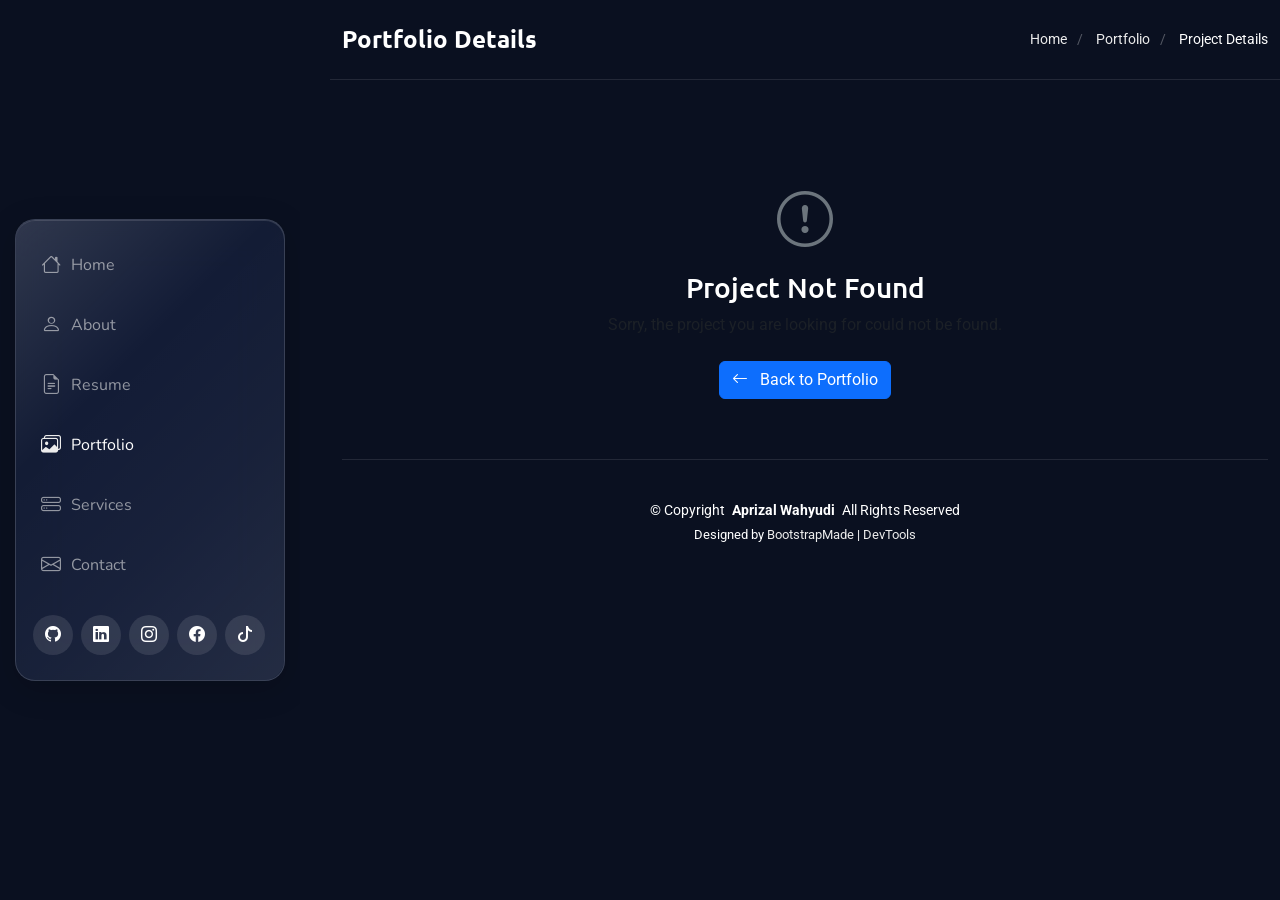
<file: portfolio-details.html>
<!DOCTYPE html>
<html lang="en">

<head>
    <meta charset="utf-8">
    <meta content="width=device-width, initial-scale=1.0" name="viewport">

    <title id="page-title">Project Details | Aprizal Wahyudi</title>

    <meta name="description" content="Explore web development projects by Aprizal Wahyudi.">
    <meta name="keywords" content="Aprizal Wahyudi, Web Developer, Portfolio, PHP, MySQL">

    <!-- Favicons -->
    <link href="assets/img/favicon.png" rel="icon">
    <link href="assets/img/apple-touch-icon.png" rel="apple-touch-icon">

    <!-- Fonts -->
    <link href="https://fonts.googleapis.com" rel="preconnect">
    <link href="https://fonts.gstatic.com" rel="preconnect" crossorigin>
    <link href="https://fonts.googleapis.com/css2?family=Roboto:ital,wght@0,100;0,300;0,400;0,500;0,700;0,900;1,100;1,300;1,400;1,500;1,700;1,900&family=Ubuntu:ital,wght@0,300;0,400;0,500;0,700;1,300;1,400;1,500;1,700&family=Nunito:ital,wght@0,200;0,300;0,400;0,500;0,600;0,700;0,800;0,900;1,200;1,300;1,400;1,500;1,600;1,700;1,800;1,900&display=swap" rel="stylesheet">

    <!-- Vendor CSS Files -->
    <link href="assets/vendor/bootstrap/css/bootstrap.min.css" rel="stylesheet">
    <link href="assets/vendor/bootstrap-icons/bootstrap-icons.css" rel="stylesheet">
    <link href="assets/vendor/aos/aos.css" rel="stylesheet">
    <link href="assets/vendor/glightbox/css/glightbox.min.css" rel="stylesheet">
    <link href="assets/vendor/swiper/swiper-bundle.min.css" rel="stylesheet">

    <!-- Main CSS File -->
    <link href="assets/css/main.css" rel="stylesheet">
</head>

<body class="portfolio-details-page">

    <!-- Header -->
    <header id="header" class="header dark-background d-flex flex-column justify-content-center">

        <i class="header-toggle d-xl-none bi bi-list"></i>

        <div class="header-container d-flex flex-column align-items-start">

            <!-- Navigation -->
            <nav id="navmenu" class="navmenu">
                <ul>
                    <li>
                        <a href="index.html#hero">
                            <i class="bi bi-house navicon"></i> Home
                        </a>
                    </li>

                    <li>
                        <a href="index.html#about">
                            <i class="bi bi-person navicon"></i> About
                        </a>
                    </li>

                    <li>
                        <a href="index.html#resume">
                            <i class="bi bi-file-earmark-text navicon"></i> Resume
                        </a>
                    </li>

                    <li>
                        <a href="index.html#portfolio" class="active">
                            <i class="bi bi-images navicon"></i> Portfolio
                        </a>
                    </li>

                    <li>
                        <a href="index.html#services">
                            <i class="bi bi-hdd-stack navicon"></i> Services
                        </a>
                    </li>

                    <li>
                        <a href="index.html#contact">
                            <i class="bi bi-envelope navicon"></i> Contact
                        </a>
                    </li>
                </ul>
            </nav>

            <!-- Social Links -->
            <div class="social-links text-center">
                <a href="https://github.com/codebyizal" target="_blank" class="github"><i class="bi bi-github"></i></a>
                <a href="https://www.linkedin.com/in/aprizal-wahyudi07" target="_blank" class="linkedin"><i class="bi bi-linkedin"></i></a>
                <a href="https://www.instagram.com/_afrzlwhydi?exln=dzRqeHZvbW5tZWoy" target="_blank" class="instagram"><i class="bi bi-instagram"></i></a>
                <a href="https://www.facebook.com/share/1HWvjxy3jr/" class="facebook" target="_blank"><i class="bi bi-facebook"></i></a>
                <a href="https://www.tiktok.com/@_vibesbungsu?_r=1&_t=ZS-9B2rPfMXHBk" target="_blank" class="tiktok"><i class="bi bi-tiktok"></i></a>
            </div>

        </div>
    </header>
    <!-- End Header -->


    <main class="main">

        <!-- Page Title -->
        <div class="page-title dark-background">

            <div class="container d-lg-flex justify-content-between align-items-center">

                <h1 class="mb-2 mb-lg-0" id="page-heading">
                    Portfolio Details
                </h1>

                <nav class="breadcrumbs">
                    <ol>
                        <li>
                            <a href="index.html">Home</a>
                        </li>

                        <li>
                            <a href="index.html#portfolio">Portfolio</a>
                        </li>

                        <li class="current" id="breadcrumb-title">
                            Project Details
                        </li>
                    </ol>
                </nav>

            </div>
        </div>
        <!-- End Page Title -->


        <!-- Portfolio Details Section -->
        <section id="portfolio-details" class="portfolio-details section">

            <div class="container" data-aos="fade-up" data-aos-delay="100">

                <div class="row gy-4">

                    <!-- Project Images -->
                    <div class="col-lg-8">

                        <div class="portfolio-details-slider swiper init-swiper">

                            <!-- Swiper Configuration -->
                            <script type="application/json" class="swiper-config">
                                {
                                    "loop": true,
                                    "speed": 600,
                                    "autoplay": {
                                        "delay": 5000
                                    },
                                    "slidesPerView": "auto",
                                    "pagination": {
                                        "el": ".swiper-pagination",
                                        "type": "bullets",
                                        "clickable": true
                                    }
                                }
                            </script>

                            <!-- Images Loaded by JavaScript -->
                            <div class="swiper-wrapper align-items-center" id="project-images">
                            </div>

                            <!-- Pagination -->
                            <div class="swiper-pagination"></div>

                        </div>

                    </div>
                    <!-- End Project Images -->


                    <!-- Project Information -->
                    <div class="col-lg-4">

                        <div class="portfolio-info" data-aos="fade-left" data-aos-delay="200">

                            <h3>Project Information</h3>

                            <ul>

                                <li>
                                    <strong>Category</strong>:
                                    <span id="project-category">-</span>
                                </li>

                                <li>
                                    <strong>Client</strong>:
                                    <span id="project-client">-</span>
                                </li>

                                <li>
                                    <strong>Project Date</strong>:
                                    <span id="project-date">-</span>
                                </li>

                                <li id="project-url-item">
                                    <strong>Project URL</strong>:

                                    <a id="project-url"
                                       href="#"
                                       target="_blank"
                                       rel="noopener noreferrer">
                                        View Project
                                    </a>
                                </li>

                            </ul>

                        </div>

                    </div>
                    <!-- End Project Information -->


                    <!-- Project Description -->
                    <div class="col-lg-12">

                        <div class="portfolio-description" data-aos="fade-up" data-aos-delay="300">

                            <h2 id="project-name"></h2>

                            <!-- Project Overview -->
                            <div id="project-overview"></div>

                            <!-- Project Features -->
                            <div class="features mt-4" id="project-features">

                                <h3>Key Features</h3>

                                <div class="row gy-3" id="features-list">
                                </div>

                            </div>

                        </div>

                    </div>
                    <!-- End Project Description -->

                </div>


                <!-- Project Not Found -->
                <div id="project-not-found" class="text-center mt-5" style="display: none;">

                    <i class="bi bi-exclamation-circle display-4 text-secondary"></i>

                    <h3 class="mt-3">Project Not Found</h3>

                    <p class="text-muted">
                        Sorry, the project you are looking for could not be found.
                    </p>

                    <a href="index.html#portfolio" class="btn btn-primary mt-2">
                        <i class="bi bi-arrow-left me-2"></i>
                        Back to Portfolio
                    </a>

                </div>
                <!-- End Project Not Found -->


                <!-- Back to Portfolio -->
                <div class="text-center mt-5" id="back-to-portfolio">

                    <a href="index.html#portfolio" class="btn btn-primary">
                        <i class="bi bi-arrow-left me-2"></i>
                        Back to Portfolio
                    </a>

                </div>

            </div>

        </section>
        <!-- End Portfolio Details Section -->

    </main>


    <!-- Footer -->
    <footer id="footer" class="footer position-relative">

        <div class="container">

            <div class="copyright text-center">

                <p>
                    © <span>Copyright</span>

                    <strong class="px-1 sitename">
                        Aprizal Wahyudi
                    </strong>

                    <span>All Rights Reserved</span>
                </p>

            </div>

            <div class="credits">

                Designed by

                <a href="https://bootstrapmade.com/">
                    BootstrapMade
                </a>

                |

                <a href="https://bootstrapmade.com/tools/">
                    DevTools
                </a>

            </div>

        </div>

    </footer>
    <!-- End Footer -->


    <!-- Scroll Top -->
    <a href="#"
       id="scroll-top"
       class="scroll-top d-flex align-items-center justify-content-center">

        <i class="bi bi-arrow-up-short"></i>

    </a>


    <!-- Preloader -->
    <div id="preloader"></div>


    <!-- Vendor JS Files -->
    <script src="assets/vendor/bootstrap/js/bootstrap.bundle.min.js"></script>
    <script src="assets/vendor/php-email-form/validate.js"></script>
    <script src="assets/vendor/aos/aos.js"></script>
    <script src="assets/vendor/typed.js/typed.umd.js"></script>
    <script src="assets/vendor/purecounter/purecounter_vanilla.js"></script>
    <script src="assets/vendor/waypoints/noframework.waypoints.js"></script>
    <script src="assets/vendor/isotope-layout/isotope.pkgd.min.js"></script>
    <script src="assets/vendor/imagesloaded/imagesloaded.pkgd.min.js"></script>
    <script src="assets/vendor/glightbox/js/glightbox.min.js"></script>
    <script src="assets/vendor/swiper/swiper-bundle.min.js"></script>


    <!-- Project Data -->
    <script src="assets/js/portfolio-details.js"></script>


    <!-- Main JS File -->
    <script src="assets/js/main.js"></script>

</body>

</html>
</file>
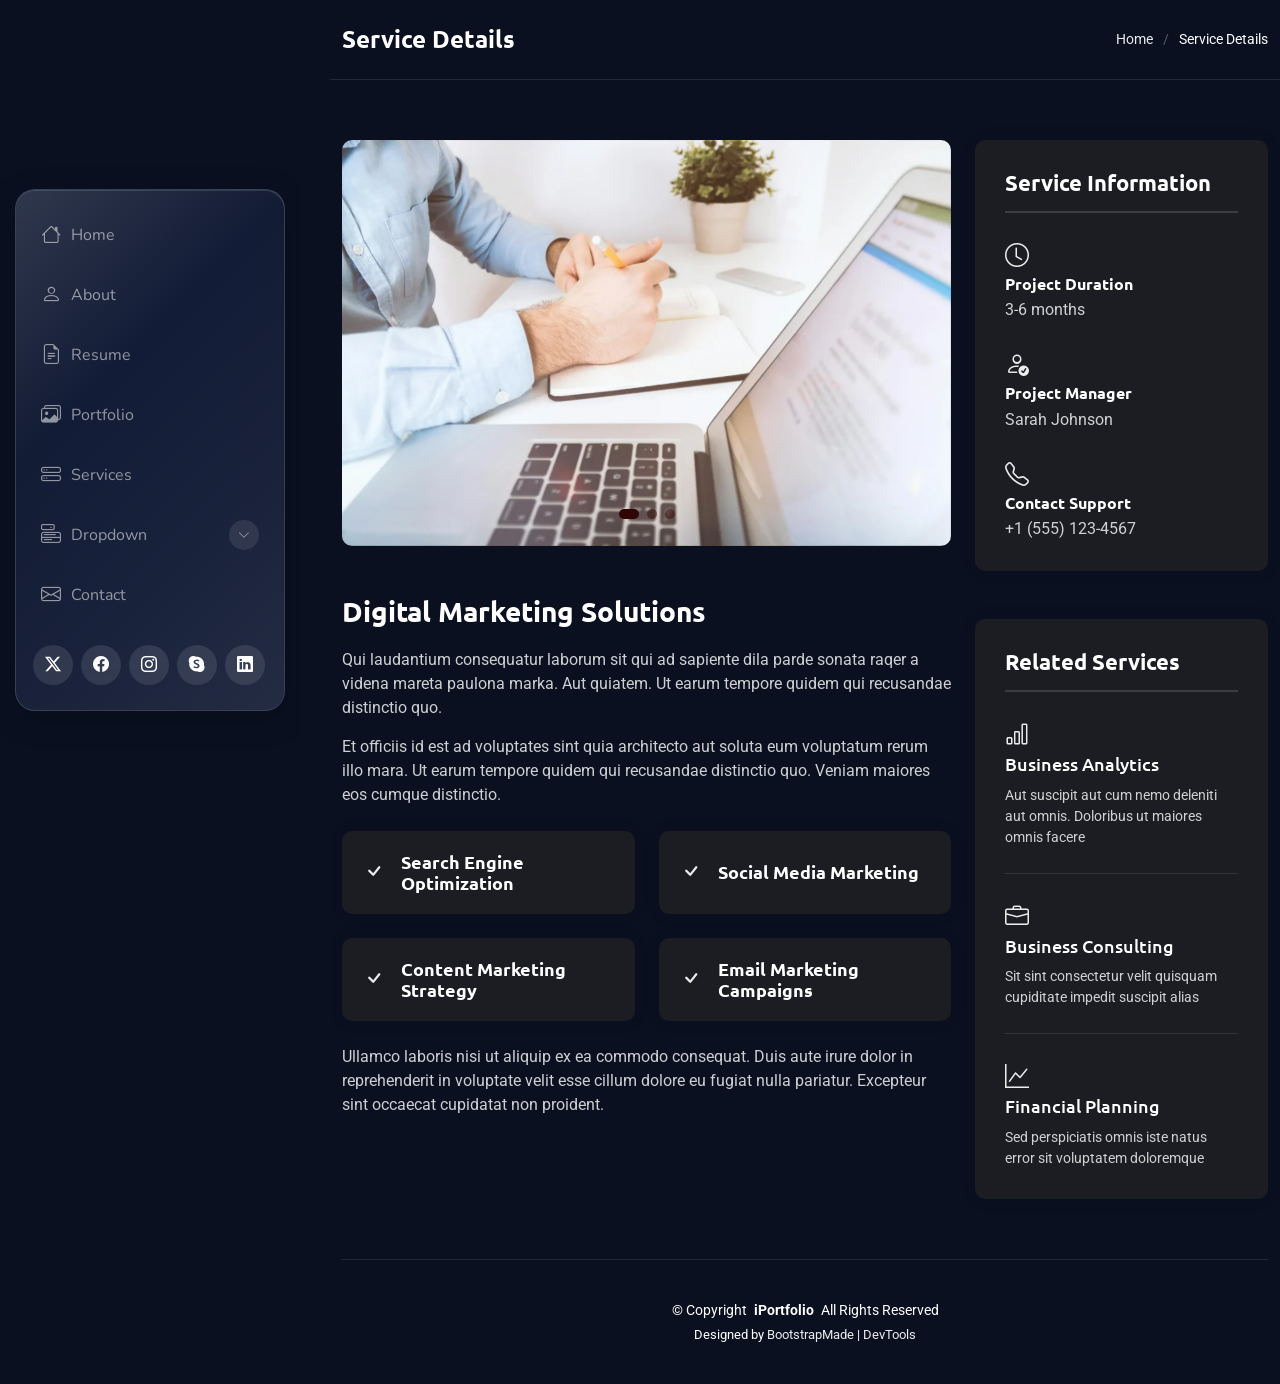
<file: service-details.html>
<!DOCTYPE html>
<html lang="en">

<head>
  <meta charset="utf-8">
  <meta content="width=device-width, initial-scale=1.0" name="viewport">
  <title>Service Details - SnapFolio Bootstrap Template</title>
  <meta name="description" content="">
  <meta name="keywords" content="">

  <!-- Favicons -->
  <link href="assets/img/favicon.png" rel="icon">
  <link href="assets/img/apple-touch-icon.png" rel="apple-touch-icon">

  <!-- Fonts -->
  <link href="https://fonts.googleapis.com" rel="preconnect">
  <link href="https://fonts.gstatic.com" rel="preconnect" crossorigin>
  <link href="https://fonts.googleapis.com/css2?family=Roboto:ital,wght@0,100;0,300;0,400;0,500;0,700;0,900;1,100;1,300;1,400;1,500;1,700;1,900&family=Ubuntu:ital,wght@0,300;0,400;0,500;0,700;1,300;1,400;1,500;1,700&family=Nunito:ital,wght@0,200;0,300;0,400;0,500;0,600;0,700;0,800;0,900;1,200;1,300;1,400;1,500;1,600;1,700;1,800;1,900&display=swap" rel="stylesheet">

  <!-- Vendor CSS Files -->
  <link href="assets/vendor/bootstrap/css/bootstrap.min.css" rel="stylesheet">
  <link href="assets/vendor/bootstrap-icons/bootstrap-icons.css" rel="stylesheet">
  <link href="assets/vendor/aos/aos.css" rel="stylesheet">
  <link href="assets/vendor/glightbox/css/glightbox.min.css" rel="stylesheet">
  <link href="assets/vendor/swiper/swiper-bundle.min.css" rel="stylesheet">

  <!-- Main CSS File -->
  <link href="assets/css/main.css" rel="stylesheet">

  <!-- =======================================================
  * Template Name: SnapFolio
  * Template URL: https://bootstrapmade.com/snapfolio-bootstrap-portfolio-template/
  * Updated: Jul 21 2025 with Bootstrap v5.3.7
  * Author: BootstrapMade.com
  * License: https://bootstrapmade.com/license/
  ======================================================== -->
</head>

<body class="service-details-page">

  <header id="header" class="header dark-background d-flex flex-column justify-content-center">
    <i class="header-toggle d-xl-none bi bi-list"></i>

    <div class="header-container d-flex flex-column align-items-start">
      <nav id="navmenu" class="navmenu">
        <ul>
          <li><a href="#hero"><i class="bi bi-house navicon"></i>Home</a></li>
          <li><a href="#about"><i class="bi bi-person navicon"></i> About</a></li>
          <li><a href="#resume"><i class="bi bi-file-earmark-text navicon"></i> Resume</a></li>
          <li><a href="#portfolio"><i class="bi bi-images navicon"></i> Portfolio</a></li>
          <li><a href="#services"><i class="bi bi-hdd-stack navicon"></i> Services</a></li>
          <li class="dropdown"><a href="#"><i class="bi bi-menu-button navicon"></i> <span>Dropdown</span> <i class="bi bi-chevron-down toggle-dropdown"></i></a>
            <ul>
              <li><a href="#">Dropdown 1</a></li>
              <li class="dropdown"><a href="#"><span>Deep Dropdown</span> <i class="bi bi-chevron-down toggle-dropdown"></i></a>
                <ul>
                  <li><a href="#">Deep Dropdown 1</a></li>
                  <li><a href="#">Deep Dropdown 2</a></li>
                  <li><a href="#">Deep Dropdown 3</a></li>
                  <li><a href="#">Deep Dropdown 4</a></li>
                  <li><a href="#">Deep Dropdown 5</a></li>
                </ul>
              </li>
              <li><a href="#">Dropdown 2</a></li>
              <li><a href="#">Dropdown 3</a></li>
              <li><a href="#">Dropdown 4</a></li>
            </ul>
          </li>
          <li><a href="#contact"><i class="bi bi-envelope navicon"></i> Contact</a></li>
        </ul>
      </nav>

      <div class="social-links text-center">
        <a href="#" class="twitter"><i class="bi bi-twitter-x"></i></a>
        <a href="#" class="facebook"><i class="bi bi-facebook"></i></a>
        <a href="#" class="instagram"><i class="bi bi-instagram"></i></a>
        <a href="#" class="google-plus"><i class="bi bi-skype"></i></a>
        <a href="#" class="linkedin"><i class="bi bi-linkedin"></i></a>
      </div>

    </div>

  </header>

  <main class="main">

    <!-- Page Title -->
    <div class="page-title dark-background">
      <div class="container d-lg-flex justify-content-between align-items-center">
        <h1 class="mb-2 mb-lg-0">Service Details</h1>
        <nav class="breadcrumbs">
          <ol>
            <li><a href="index.html">Home</a></li>
            <li class="current">Service Details</li>
          </ol>
        </nav>
      </div>
    </div><!-- End Page Title -->

    <!-- Service Details Section -->
    <section id="service-details" class="service-details section">

      <div class="container" data-aos="fade-up" data-aos-delay="100">

        <div class="row gy-4">

          <div class="col-lg-8">
            <div class="service-details-slider swiper init-swiper">
              <script type="application/json" class="swiper-config">
                {
                  "loop": true,
                  "speed": 600,
                  "autoplay": {
                    "delay": 5000
                  },
                  "slidesPerView": 1,
                  "pagination": {
                    "el": ".swiper-pagination",
                    "type": "bullets",
                    "clickable": true
                  }
                }
              </script>
              <div class="swiper-wrapper align-items-center">
                <div class="swiper-slide">
                  <img src="assets/img/services/services-1.webp" alt="" class="img-fluid" loading="lazy">
                </div>
                <div class="swiper-slide">
                  <img src="assets/img/services/services-2.webp" alt="" class="img-fluid" loading="lazy">
                </div>
                <div class="swiper-slide">
                  <img src="assets/img/services/services-3.webp" alt="" class="img-fluid" loading="lazy">
                </div>
              </div>
              <div class="swiper-pagination"></div>
            </div>

            <div class="content mt-5">
              <h3>Digital Marketing Solutions</h3>
              <p>
                Qui laudantium consequatur laborum sit qui ad sapiente dila parde sonata raqer a videna mareta paulona marka. Aut quiatem. Ut earum tempore quidem qui recusandae distinctio quo.
              </p>
              <p>
                Et officiis id est ad voluptates sint quia architecto aut soluta eum voluptatum rerum illo mara. Ut earum tempore quidem qui recusandae distinctio quo. Veniam maiores eos cumque distinctio.
              </p>

              <div class="features mt-4">
                <div class="row gy-4">
                  <div class="col-md-6" data-aos="fade-up" data-aos-delay="100">
                    <div class="feature-box d-flex align-items-center">
                      <i class="bi bi-check"></i>
                      <h4>Search Engine Optimization</h4>
                    </div>
                  </div>
                  <div class="col-md-6" data-aos="fade-up" data-aos-delay="200">
                    <div class="feature-box d-flex align-items-center">
                      <i class="bi bi-check"></i>
                      <h4>Social Media Marketing</h4>
                    </div>
                  </div>
                  <div class="col-md-6" data-aos="fade-up" data-aos-delay="300">
                    <div class="feature-box d-flex align-items-center">
                      <i class="bi bi-check"></i>
                      <h4>Content Marketing Strategy</h4>
                    </div>
                  </div>
                  <div class="col-md-6" data-aos="fade-up" data-aos-delay="400">
                    <div class="feature-box d-flex align-items-center">
                      <i class="bi bi-check"></i>
                      <h4>Email Marketing Campaigns</h4>
                    </div>
                  </div>
                </div>
              </div>

              <p class="mt-4">
                Ullamco laboris nisi ut aliquip ex ea commodo consequat. Duis aute irure dolor in reprehenderit in voluptate velit esse cillum dolore eu fugiat nulla pariatur. Excepteur sint occaecat cupidatat non proident.
              </p>
            </div>
          </div>

          <div class="col-lg-4">
            <div class="service-info">
              <h4>Service Information</h4>
              <div class="info-item">
                <i class="bi bi-clock"></i>
                <h5>Project Duration</h5>
                <p>3-6 months</p>
              </div>
              <div class="info-item">
                <i class="bi bi-person-check"></i>
                <h5>Project Manager</h5>
                <p>Sarah Johnson</p>
              </div>
              <div class="info-item">
                <i class="bi bi-telephone"></i>
                <h5>Contact Support</h5>
                <p>+1 (555) 123-4567</p>
              </div>
            </div>

            <div class="related-services mt-5">
              <h4>Related Services</h4>
              <div class="service-item">
                <i class="bi bi-bar-chart"></i>
                <h5><a href="#">Business Analytics</a></h5>
                <p>Aut suscipit aut cum nemo deleniti aut omnis. Doloribus ut maiores omnis facere</p>
              </div>
              <div class="service-item">
                <i class="bi bi-briefcase"></i>
                <h5><a href="#">Business Consulting</a></h5>
                <p>Sit sint consectetur velit quisquam cupiditate impedit suscipit alias</p>
              </div>
              <div class="service-item">
                <i class="bi bi-graph-up"></i>
                <h5><a href="#">Financial Planning</a></h5>
                <p>Sed perspiciatis omnis iste natus error sit voluptatem doloremque</p>
              </div>
            </div>
          </div>

        </div>

      </div>

    </section><!-- /Service Details Section -->

  </main>

  <footer id="footer" class="footer position-relative">

    <div class="container">
      <div class="copyright text-center ">
        <p>© <span>Copyright</span> <strong class="px-1 sitename">iPortfolio</strong> <span>All Rights Reserved</span></p>
      </div>
      <div class="credits">
        <!-- All the links in the footer should remain intact. -->
        <!-- You can delete the links only if you've purchased the pro version. -->
        <!-- Licensing information: https://bootstrapmade.com/license/ -->
        <!-- Purchase the pro version with working PHP/AJAX contact form: [buy-url] -->
        Designed by <a href="https://bootstrapmade.com/">BootstrapMade</a> | <a href="https://bootstrapmade.com/tools/">DevTools</a>
      </div>
    </div>

  </footer>

  <!-- Scroll Top -->
  <a href="#" id="scroll-top" class="scroll-top d-flex align-items-center justify-content-center"><i class="bi bi-arrow-up-short"></i></a>

  <!-- Preloader -->
  <div id="preloader"></div>

  <!-- Vendor JS Files -->
  <script src="assets/vendor/bootstrap/js/bootstrap.bundle.min.js"></script>
  <script src="assets/vendor/php-email-form/validate.js"></script>
  <script src="assets/vendor/aos/aos.js"></script>
  <script src="assets/vendor/typed.js/typed.umd.js"></script>
  <script src="assets/vendor/purecounter/purecounter_vanilla.js"></script>
  <script src="assets/vendor/waypoints/noframework.waypoints.js"></script>
  <script src="assets/vendor/isotope-layout/isotope.pkgd.min.js"></script>
  <script src="assets/vendor/imagesloaded/imagesloaded.pkgd.min.js"></script>
  <script src="assets/vendor/glightbox/js/glightbox.min.js"></script>
  <script src="assets/vendor/swiper/swiper-bundle.min.js"></script>

  <!-- Main JS File -->
  <script src="assets/js/main.js"></script>

</body>

</html>
</file>
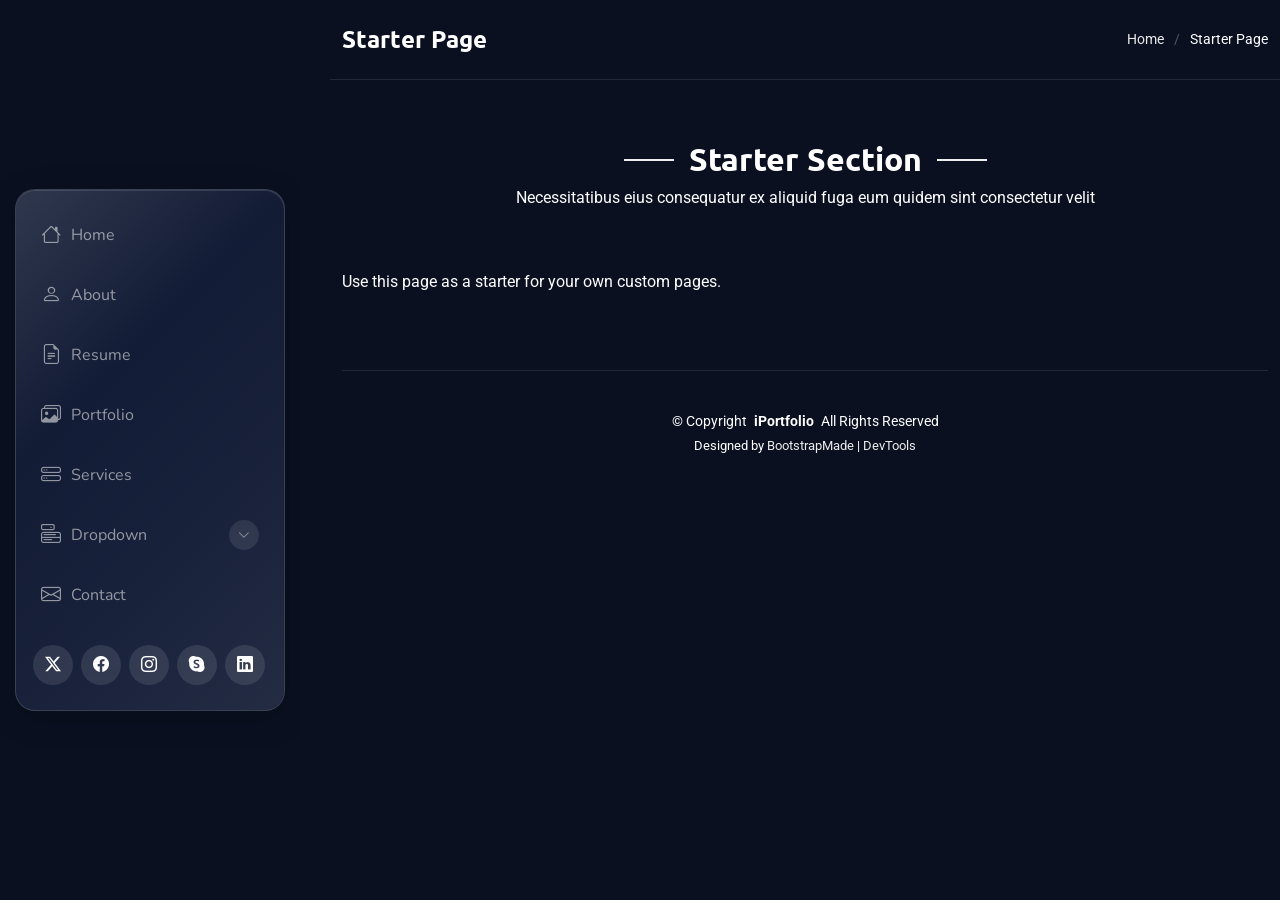
<file: starter-page.html>
<!DOCTYPE html>
<html lang="en">

<head>
  <meta charset="utf-8">
  <meta content="width=device-width, initial-scale=1.0" name="viewport">
  <title>Starter Page - SnapFolio Bootstrap Template</title>
  <meta name="description" content="">
  <meta name="keywords" content="">

  <!-- Favicons -->
  <link href="assets/img/favicon.png" rel="icon">
  <link href="assets/img/apple-touch-icon.png" rel="apple-touch-icon">

  <!-- Fonts -->
  <link href="https://fonts.googleapis.com" rel="preconnect">
  <link href="https://fonts.gstatic.com" rel="preconnect" crossorigin>
  <link href="https://fonts.googleapis.com/css2?family=Roboto:ital,wght@0,100;0,300;0,400;0,500;0,700;0,900;1,100;1,300;1,400;1,500;1,700;1,900&family=Ubuntu:ital,wght@0,300;0,400;0,500;0,700;1,300;1,400;1,500;1,700&family=Nunito:ital,wght@0,200;0,300;0,400;0,500;0,600;0,700;0,800;0,900;1,200;1,300;1,400;1,500;1,600;1,700;1,800;1,900&display=swap" rel="stylesheet">

  <!-- Vendor CSS Files -->
  <link href="assets/vendor/bootstrap/css/bootstrap.min.css" rel="stylesheet">
  <link href="assets/vendor/bootstrap-icons/bootstrap-icons.css" rel="stylesheet">
  <link href="assets/vendor/aos/aos.css" rel="stylesheet">
  <link href="assets/vendor/glightbox/css/glightbox.min.css" rel="stylesheet">
  <link href="assets/vendor/swiper/swiper-bundle.min.css" rel="stylesheet">

  <!-- Main CSS File -->
  <link href="assets/css/main.css" rel="stylesheet">

  <!-- =======================================================
  * Template Name: SnapFolio
  * Template URL: https://bootstrapmade.com/snapfolio-bootstrap-portfolio-template/
  * Updated: Jul 21 2025 with Bootstrap v5.3.7
  * Author: BootstrapMade.com
  * License: https://bootstrapmade.com/license/
  ======================================================== -->
</head>

<body class="starter-page-page">

  <header id="header" class="header dark-background d-flex flex-column justify-content-center">
    <i class="header-toggle d-xl-none bi bi-list"></i>

    <div class="header-container d-flex flex-column align-items-start">
      <nav id="navmenu" class="navmenu">
        <ul>
          <li><a href="#hero"><i class="bi bi-house navicon"></i>Home</a></li>
          <li><a href="#about"><i class="bi bi-person navicon"></i> About</a></li>
          <li><a href="#resume"><i class="bi bi-file-earmark-text navicon"></i> Resume</a></li>
          <li><a href="#portfolio"><i class="bi bi-images navicon"></i> Portfolio</a></li>
          <li><a href="#services"><i class="bi bi-hdd-stack navicon"></i> Services</a></li>
          <li class="dropdown"><a href="#"><i class="bi bi-menu-button navicon"></i> <span>Dropdown</span> <i class="bi bi-chevron-down toggle-dropdown"></i></a>
            <ul>
              <li><a href="#">Dropdown 1</a></li>
              <li class="dropdown"><a href="#"><span>Deep Dropdown</span> <i class="bi bi-chevron-down toggle-dropdown"></i></a>
                <ul>
                  <li><a href="#">Deep Dropdown 1</a></li>
                  <li><a href="#">Deep Dropdown 2</a></li>
                  <li><a href="#">Deep Dropdown 3</a></li>
                  <li><a href="#">Deep Dropdown 4</a></li>
                  <li><a href="#">Deep Dropdown 5</a></li>
                </ul>
              </li>
              <li><a href="#">Dropdown 2</a></li>
              <li><a href="#">Dropdown 3</a></li>
              <li><a href="#">Dropdown 4</a></li>
            </ul>
          </li>
          <li><a href="#contact"><i class="bi bi-envelope navicon"></i> Contact</a></li>
        </ul>
      </nav>

      <div class="social-links text-center">
        <a href="#" class="twitter"><i class="bi bi-twitter-x"></i></a>
        <a href="#" class="facebook"><i class="bi bi-facebook"></i></a>
        <a href="#" class="instagram"><i class="bi bi-instagram"></i></a>
        <a href="#" class="google-plus"><i class="bi bi-skype"></i></a>
        <a href="#" class="linkedin"><i class="bi bi-linkedin"></i></a>
      </div>

    </div>

  </header>

  <main class="main">

    <!-- Page Title -->
    <div class="page-title dark-background">
      <div class="container d-lg-flex justify-content-between align-items-center">
        <h1 class="mb-2 mb-lg-0">Starter Page</h1>
        <nav class="breadcrumbs">
          <ol>
            <li><a href="index.html">Home</a></li>
            <li class="current">Starter Page</li>
          </ol>
        </nav>
      </div>
    </div><!-- End Page Title -->

    <!-- Starter Section Section -->
    <section id="starter-section" class="starter-section section">

      <!-- Section Title -->
      <div class="container section-title" data-aos="fade-up">
        <h2>Starter Section</h2>
        <p>Necessitatibus eius consequatur ex aliquid fuga eum quidem sint consectetur velit</p>
      </div><!-- End Section Title -->

      <div class="container" data-aos="fade-up">
        <p>Use this page as a starter for your own custom pages.</p>
      </div>

    </section><!-- /Starter Section Section -->

  </main>

  <footer id="footer" class="footer position-relative">

    <div class="container">
      <div class="copyright text-center ">
        <p>© <span>Copyright</span> <strong class="px-1 sitename">iPortfolio</strong> <span>All Rights Reserved</span></p>
      </div>
      <div class="credits">
        <!-- All the links in the footer should remain intact. -->
        <!-- You can delete the links only if you've purchased the pro version. -->
        <!-- Licensing information: https://bootstrapmade.com/license/ -->
        <!-- Purchase the pro version with working PHP/AJAX contact form: [buy-url] -->
        Designed by <a href="https://bootstrapmade.com/">BootstrapMade</a> | <a href="https://bootstrapmade.com/tools/">DevTools</a>
      </div>
    </div>

  </footer>

  <!-- Scroll Top -->
  <a href="#" id="scroll-top" class="scroll-top d-flex align-items-center justify-content-center"><i class="bi bi-arrow-up-short"></i></a>

  <!-- Preloader -->
  <div id="preloader"></div>

  <!-- Vendor JS Files -->
  <script src="assets/vendor/bootstrap/js/bootstrap.bundle.min.js"></script>
  <script src="assets/vendor/php-email-form/validate.js"></script>
  <script src="assets/vendor/aos/aos.js"></script>
  <script src="assets/vendor/typed.js/typed.umd.js"></script>
  <script src="assets/vendor/purecounter/purecounter_vanilla.js"></script>
  <script src="assets/vendor/waypoints/noframework.waypoints.js"></script>
  <script src="assets/vendor/isotope-layout/isotope.pkgd.min.js"></script>
  <script src="assets/vendor/imagesloaded/imagesloaded.pkgd.min.js"></script>
  <script src="assets/vendor/glightbox/js/glightbox.min.js"></script>
  <script src="assets/vendor/swiper/swiper-bundle.min.js"></script>

  <!-- Main JS File -->
  <script src="assets/js/main.js"></script>

</body>

</html>
</file>
<file: assets/css/main.css>
/**
* Template Name: SnapFolio
* Template URL: https://bootstrapmade.com/snapfolio-bootstrap-portfolio-template/
* Updated: Jul 21 2025 with Bootstrap v5.3.7
* Author: BootstrapMade.com
* License: https://bootstrapmade.com/license/
*/

/*--------------------------------------------------------------
# Font & Color Variables
# Help: https://bootstrapmade.com/color-system/
--------------------------------------------------------------*/
/* Fonts */
:root {
  --default-font: "Roboto",  system-ui, -apple-system, "Segoe UI", Roboto, "Helvetica Neue", Arial, "Noto Sans", "Liberation Sans", sans-serif, "Apple Color Emoji", "Segoe UI Emoji", "Segoe UI Symbol", "Noto Color Emoji";
  --heading-font: "Ubuntu",  sans-serif;
  --nav-font: "Nunito",  sans-serif;
}

/* Global Colors - The following color variables are used throughout the website. Updating them here will change the color scheme of the entire website */
:root { 
  --background-color: #0a1020; /* Background color for the entire website, including individual sections */
  --default-color: #ffffff; /* Default color used for the majority of the text content across the entire website */
  --heading-color: #ffffff; /* Color for headings, subheadings and title throughout the website */
  --accent-color: #ececec; /* Accent color that represents your brand on the website. It's used for buttons, links, and other elements that need to stand out */
  --surface-color: #232323af; /* The surface color is used as a background of boxed elements within sections, such as cards, icon boxes, or other elements that require a visual separation from the global background. */
  --contrast-color: #310606; /* Contrast color for text, ensuring readability against backgrounds of accent, heading, or default colors. */
}

/* Nav Menu Colors - The following color variables are used specifically for the navigation menu. They are separate from the global colors to allow for more customization options */
:root {
  --nav-color: rgba(236, 236, 236, 0.59);  /* The default color of the main navmenu links */
  --nav-hover-color: #ffffff; /* Applied to main navmenu links when they are hovered over or active */
  --nav-mobile-background-color: #393939; /* Used as the background color for mobile navigation menu */
  --nav-dropdown-background-color: #393939; /* Used as the background color for dropdown items that appear when hovering over primary navigation items */
  --nav-dropdown-color: #ffffff; /* Used for navigation links of the dropdown items in the navigation menu. */
  --nav-dropdown-hover-color: #ececec; /* Similar to --nav-hover-color, this color is applied to dropdown navigation links when they are hovered over. */
}

/* Color Presets - These classes override global colors when applied to any section or element, providing reuse of the sam color scheme. */

.light-background {
  --background-color: #0a1020;
  --surface-color: #323232;
}

.dark-background {
  --background-color: #0a1020;
  --default-color: #ffffff;
  --heading-color: #ffffff;
  --surface-color: #151f2b;
  --contrast-color: #ffffff;
}

/* Smooth scroll */
:root {
  scroll-behavior: smooth;
}

/*--------------------------------------------------------------
# General Styling & Shared Classes
--------------------------------------------------------------*/
body {
  color: var(--default-color);
  background-color: var(--background-color);
  font-family: var(--default-font);
}

a {
  color: var(--accent-color);
  text-decoration: none;
  transition: 0.3s;
}

a:hover {
  color: color-mix(in srgb, var(--accent-color), transparent 25%);
  text-decoration: none;
}

h1,
h2,
h3,
h4,
h5,
h6 {
  color: var(--heading-color);
  font-family: var(--heading-font);
}

/* PHP Email Form Messages
------------------------------*/
.php-email-form .error-message {
  display: none;
  background: #df1529;
  color: #ffffff;
  text-align: left;
  padding: 15px;
  margin-bottom: 24px;
  font-weight: 600;
}

.php-email-form .sent-message {
  display: none;
  color: #ffffff;
  background: #059652;
  text-align: center;
  padding: 15px;
  margin-bottom: 24px;
  font-weight: 600;
}

.php-email-form .loading {
  display: none;
  background: var(--surface-color);
  text-align: center;
  padding: 15px;
  margin-bottom: 24px;
}

.php-email-form .loading:before {
  content: "";
  display: inline-block;
  border-radius: 50%;
  width: 24px;
  height: 24px;
  margin: 0 10px -6px 0;
  border: 3px solid var(--accent-color);
  border-top-color: var(--surface-color);
  animation: php-email-form-loading 1s linear infinite;
}

@keyframes php-email-form-loading {
  0% {
    transform: rotate(0deg);
  }

  100% {
    transform: rotate(360deg);
  }
}

/*--------------------------------------------------------------
# Global Header
--------------------------------------------------------------*/
.header {
  --background-color: #0a1020;
  --contrast-color: #444444;
  color: var(--default-color);
  position: fixed;
  top: 0;
  left: 0;
  bottom: 0;
  padding: 0 15px;
  width: 300px;
  transition: all ease-in-out 0.3s;
  overflow-y: auto;
  z-index: 997;
}

/* .header .header-container {
  border-radius: 20px;
  padding: 15px;
  background-color: var(--background-color);
  border: 1px solid color-mix(in srgb, var(--default-color), transparent 80%);
} */
 .header .header-container {
  position: relative;
  isolation: isolate;
  overflow: hidden;

  border-radius: 20px;
  padding: 15px;

  /* Navy Liquid Glass */
  background: rgba(24, 32, 58, 0.78);
  -webkit-backdrop-filter: blur(24px) saturate(160%);
  backdrop-filter: blur(24px) saturate(160%);

  /* Glass border */
  border: 1px solid rgba(255, 255, 255, 0.16);

  /* Depth and reflection */
  box-shadow:
    0 8px 32px rgba(0, 0, 0, 0.18),
    inset 0 1px 0 rgba(255, 255, 255, 0.12);

  transition:
    background .3s ease,
    box-shadow .3s ease,
    border-color .3s ease;
}

/* Pantulan cahaya kaca */
.header .header-container::before {
  content: "";
  position: absolute;
  inset: 0;
  border-radius: inherit;

  background: linear-gradient(
    135deg,
    rgba(255, 255, 255, 0.12) 0%,
    transparent 35%,
    rgba(255, 255, 255, 0.025) 65%,
    rgba(255, 255, 255, 0.07) 100%
  );

  pointer-events: none;
  z-index: -1;
}

/* Hover halus */
.header .header-container:hover {
  background: rgba(24, 32, 58, 0.86);
  border-color: rgba(255, 255, 255, 0.24);

  box-shadow:
    0 12px 36px rgba(0, 0, 0, 0.22),
    inset 0 1px 0 rgba(255, 255, 255, 0.16);
}

/* Fallback browser */
@supports not (backdrop-filter: blur(24px)) {
  .header .header-container {
    background: #18203a;
  }
}

.header .social-links {
  margin: 0 0 10px 0;
}

.header .social-links a {
  font-size: 16px;
  display: inline-flex;
  align-items: center;
  justify-content: center;
  background: color-mix(in srgb, var(--default-color), transparent 90%);
  color: var(--default-color);
  margin: 0 2px;
  border-radius: 50%;
  text-align: center;
  width: 40px;
  height: 40px;
  transition: 0.3s;
}

.header .social-links a:hover {
  color: var(--contrast-color);
  background: var(--accent-color);
}

@media (min-width: 1200px) {

  .header~main,
  .header~#footer {
    margin-left: 330px;
  }
}

@media (max-width: 1199px) {
  .header {
    left: -100%;
  }
}

.header.header-show {
  left: 0;
}

/* .header .header-toggle {
  color: var(--contrast-color);
  background-color: var(--accent-color);
  font-size: 22px;
  display: flex;
  align-items: center;
  justify-content: center;
  width: 40px;
  height: 40px;
  border-radius: 50%;
  cursor: pointer;
  position: fixed;
  top: 15px;
  right: 15px;
  z-index: 9999;
  transition: background-color 0.3s;
}

.header .header-toggle:hover {
  color: var(--contrast-color);
  background-color: color-mix(in srgb, var(--accent-color) 90%, white 15%);
} */

/* Liquid Glass Header Toggle */
.header .header-toggle {
  color: #fff !important;
  background: rgba(255, 255, 255, 0.10);

  -webkit-backdrop-filter: blur(12px) saturate(180%);
  backdrop-filter: blur(12px) saturate(180%);

  border: 1px solid rgba(255, 255, 255, 0.35);
  border-radius: 50%;

  box-shadow:
    0 8px 24px rgba(0, 0, 0, 0.16),
    inset 0 1px 1px rgba(255, 255, 255, 0.4),
    inset 0 -1px 1px rgba(255, 255, 255, 0.12);

  font-size: 22px;
  display: flex;
  align-items: center;
  justify-content: center;

  width: 40px;
  height: 40px;

  cursor: pointer;
  position: fixed;
  top: 15px;
  right: 15px;
  z-index: 9999;

  overflow: hidden;

  /* Moving glass reflection */
  background-image: linear-gradient(
    115deg,
    transparent 20%,
    rgba(255, 255, 255, 0.04) 35%,
    rgba(255, 255, 255, 0.30) 48%,
    rgba(56, 189, 248, 0.14) 53%,
    transparent 68%
  );

  background-size: 250% 100%;
  background-position: 100% 50%;

  transition:
    background-position 0.6s ease,
    background-color 0.3s ease,
    border-color 0.3s ease,
    box-shadow 0.3s ease,
    transform 0.3s ease;
}

/* Hover: Moving Liquid Glass */
.header .header-toggle:hover {
  color: #fff !important;

  background-color: rgba(255, 255, 255, 0.16);
  background-position: 0% 50%;

  border-color: rgba(255, 255, 255, 0.55);

  box-shadow:
    0 10px 28px rgba(0, 0, 0, 0.2),
    0 0 16px rgba(56, 189, 248, 0.12),
    inset 0 1px 2px rgba(255, 255, 255, 0.5);

  transform: scale(1.05);
}

/* Keep hamburger visible */
.header .header-toggle i {
  color: #fff !important;
}

/* Accessibility */
@media (prefers-reduced-motion: reduce) {
  .header .header-toggle {
    transition: none;
  }
}


/*--------------------------------------------------------------
# Navigation Menu
--------------------------------------------------------------*/
.mobile-nav-toggle {
  display: none;
}

.navmenu {
  padding: 0;
  z-index: 9997;
  width: 100%;
}

.navmenu ul {
  list-style: none;
  padding: 0 0 20px 0;
  margin: 0;
}

.navmenu a,
.navmenu a:focus {
  color: var(--nav-color);
  padding: 15px 10px;
  font-family: var(--nav-font);
  font-size: 16px;
  font-weight: 400;
  display: flex;
  align-items: center;
  white-space: nowrap;
  transition: 0.3s;
  width: 100%;
}

.navmenu a .navicon,
.navmenu a:focus .navicon {
  font-size: 20px;
  margin-right: 10px;
}

.navmenu a .toggle-dropdown,
.navmenu a:focus .toggle-dropdown {
  font-size: 12px;
  line-height: 0;
  margin-left: auto;
  width: 30px;
  height: 30px;
  display: flex;
  align-items: center;
  justify-content: center;
  border-radius: 50%;
  transition: 0.3s;
  flex-shrink: 0;
  background-color: color-mix(in srgb, var(--accent-color), transparent 90%);
}

.navmenu a .toggle-dropdown:hover,
.navmenu a:focus .toggle-dropdown:hover {
  background-color: var(--accent-color);
  color: var(--contrast-color);
}

.navmenu a:hover,
.navmenu .active,
.navmenu .active:focus {
  color: var(--nav-hover-color);
}

.navmenu a:hover .navicon,
.navmenu .active .navicon,
.navmenu .active:focus .navicon {
  color: var(--accent-color);
}

.navmenu .active .toggle-dropdown,
.navmenu .active:focus .toggle-dropdown {
  background-color: var(--accent-color);
  color: var(--contrast-color);
  transform: rotate(180deg);
}

.navmenu .dropdown {
  display: block;
}

.navmenu .dropdown a,
.navmenu .dropdown a:focus {
  color: --nav-dropdown-color;
}

.navmenu .dropdown a:hover,
.navmenu .dropdown .active,
.navmenu .dropdown .active:focus {
  color: var(--nav-dropdown-hover-color);
}

.navmenu .dropdown ul {
  position: static;
  display: none;
  z-index: 99;
  padding: 5px 10px;
  margin: 5px 10px;
  background-color: var(--nav-dropdown-background-color);
  border: 1px solid color-mix(in srgb, var(--default-color), transparent 90%);
  box-shadow: none;
  transition: all 0.5s ease-in-out;
}

.navmenu .dropdown ul ul {
  background-color: rgba(33, 37, 41, 0.1);
}

.navmenu .dropdown>.dropdown-active {
  display: block;
  background-color: rgba(33, 37, 41, 0.03);
}

/*--------------------------------------------------------------
# Global Footer
--------------------------------------------------------------*/
.footer {
  color: var(--default-color);
  background-color: var(--background-color);
  font-size: 14px;
  padding: 0 0 40px 0;
  position: relative;
}

.footer .copyright {
  padding-top: 40px;
  border-top: 1px solid color-mix(in srgb, var(--default-color), transparent 90%);
}

.footer .copyright p {
  margin-bottom: 0;
}

.footer .credits {
  margin-top: 4px;
  font-size: 13px;
  text-align: center;
}

/*--------------------------------------------------------------
# Preloader
--------------------------------------------------------------*/
#preloader {
  position: fixed;
  inset: 0;
  z-index: 999999;
  overflow: hidden;
  background: var(--background-color);
  transition: all 0.6s ease-out;
}

#preloader:before {
  content: "";
  position: fixed;
  top: calc(50% - 30px);
  left: calc(50% - 30px);
  border: 6px solid #ffffff;
  border-color: var(--accent-color) transparent var(--accent-color) transparent;
  border-radius: 50%;
  width: 60px;
  height: 60px;
  animation: animate-preloader 1.5s linear infinite;
}

@keyframes animate-preloader {
  0% {
    transform: rotate(0deg);
  }

  100% {
    transform: rotate(360deg);
  }
}

/* Liquid Glass Scroll Top Button */
.scroll-top {
  position: fixed;
  visibility: hidden;
  opacity: 0;
  right: 15px;
  bottom: -15px;
  z-index: 99999;

  width: 44px;
  height: 44px;
  border-radius: 50%;

  display: flex;
  align-items: center;
  justify-content: center;

  background-color: color-mix(in srgb, var(--accent-color), transparent 72%);
  -webkit-backdrop-filter: blur(14px) saturate(180%);
  backdrop-filter: blur(14px) saturate(180%);

  border: 1px solid rgba(255, 255, 255, 0.4);

  box-shadow:
    0 8px 24px rgba(0, 0, 0, 0.14),
    inset 0 1px 2px rgba(255, 255, 255, 0.45),
    inset 0 -1px 1px rgba(255, 255, 255, 0.12);

  overflow: hidden;

  /* Moving glass reflection */
  background-image: linear-gradient(
    115deg,
    transparent 20%,
    rgba(255, 255, 255, 0.04) 35%,
    rgba(255, 255, 255, 0.3) 48%,
    rgba(56, 189, 248, 0.14) 53%,
    transparent 68%
  );

  background-size: 250% 100%;
  background-position: 100% 50%;

  transition:
    background-position 0.6s ease,
    background-color 0.3s ease,
    border-color 0.3s ease,
    box-shadow 0.3s ease,
    transform 0.3s ease,
    opacity 0.4s ease,
    bottom 0.4s ease,
    visibility 0.4s ease;
}

/* Icon */
.scroll-top i {
  position: relative;
  z-index: 1;
  font-size: 24px;
  line-height: 0;
  color: #fff;
  transition: transform 0.3s ease;
}

/* Hover: Moving Liquid Glass */
.scroll-top:hover {
  background-color: color-mix(in srgb, var(--accent-color), transparent 55%);
  background-position: 0% 50%;

  border-color: rgba(255, 255, 255, 0.6);

  box-shadow:
    0 10px 28px rgba(0, 0, 0, 0.2),
    0 0 16px rgba(56, 189, 248, 0.12),
    inset 0 1px 2px rgba(255, 255, 255, 0.5);

  transform: translateY(-3px) scale(1.05);
}

.scroll-top:hover i {
  transform: translateY(-2px);
}

/* Active State */
.scroll-top.active {
  visibility: visible;
  opacity: 1;
  bottom: 15px;
}

/* Accessibility */
@media (prefers-reduced-motion: reduce) {
  .scroll-top,
  .scroll-top i {
    transition: none;
  }

  .scroll-top:hover {
    transform: none;
  }
}

/*--------------------------------------------------------------
# Disable aos animation delay on mobile devices
--------------------------------------------------------------*/
@media screen and (max-width: 768px) {
  [data-aos-delay] {
    transition-delay: 0 !important;
  }
}

/*--------------------------------------------------------------
# Global Page Titles & Breadcrumbs
--------------------------------------------------------------*/
.page-title {
  color: var(--default-color);
  padding: 25px 0 0 0;
  position: relative;
}

.page-title .container {
  border-bottom: 1px solid color-mix(in srgb, var(--default-color), transparent 90%);
  padding-bottom: 25px;
}

.page-title h1 {
  font-size: 24px;
  font-weight: 700;
}

.page-title .breadcrumbs ol {
  display: flex;
  flex-wrap: wrap;
  list-style: none;
  padding: 0;
  margin: 0;
  font-size: 14px;
  font-weight: 400;
}

.page-title .breadcrumbs ol li+li {
  padding-left: 10px;
}

.page-title .breadcrumbs ol li+li::before {
  content: "/";
  display: inline-block;
  padding-right: 10px;
  color: color-mix(in srgb, var(--default-color), transparent 70%);
}

/*--------------------------------------------------------------
# Global Sections
--------------------------------------------------------------*/
section,
.section {
  color: var(--default-color);
  background-color: var(--background-color);
  padding: 60px 0;
  overflow: clip;
}

/*--------------------------------------------------------------
# Global Section Titles
--------------------------------------------------------------*/
.section-title {
  text-align: center;
  padding-bottom: 60px;
  position: relative;
}

.section-title h2 {
  font-size: 32px;
  font-weight: 700;
  position: relative;
}

.section-title h2:before,
.section-title h2:after {
  content: "";
  width: 50px;
  height: 2px;
  background: var(--accent-color);
  display: inline-block;
}

.section-title h2:before {
  margin: 0 15px 10px 0;
}

.section-title h2:after {
  margin: 0 0 10px 15px;
}

.section-title p {
  margin-bottom: 0;
}

/*--------------------------------------------------------------
# Hero Section
--------------------------------------------------------------*/
.hero {
  min-height: 100vh;
  position: relative;
  overflow: hidden;
  display: flex;
  align-items: center;
}

.hero .background-elements {
  position: absolute;
  top: 0;
  left: 0;
  width: 100%;
  height: 100%;
  z-index: 1;
  overflow: hidden;
}

.hero .background-elements .bg-circle {
  position: absolute;
  border-radius: 50%;
  background: linear-gradient(45deg, color-mix(in srgb, var(--accent-color), transparent 90%), color-mix(in srgb, var(--accent-color), transparent 95%));
  animation: float 6s ease-in-out infinite;
}

.hero .background-elements .bg-circle.circle-1 {
  width: 300px;
  height: 300px;
  top: 10%;
  right: 10%;
  animation-delay: 0s;
}

.hero .background-elements .bg-circle.circle-2 {
  width: 200px;
  height: 200px;
  bottom: 20%;
  left: 5%;
  animation-delay: 2s;
}

.hero .hero-content {
  position: relative;
  width: 100%;
  z-index: 2;
}

.hero .container {
  position: relative;
  z-index: 3;
}

.hero .hero-text h1 {
  font-size: 72px;
  font-weight: 800;
  line-height: 1.1;
  margin-bottom: 15px;
  color: var(--heading-color);
}

.hero .hero-text h1 .accent-text {
  color: var(--accent-color);
  position: relative;
}

.hero .hero-text h1 .accent-text::after {
  content: "";
  position: absolute;
  bottom: -5px;
  left: 0;
  width: 100%;
  height: 3px;
  background: linear-gradient(90deg, var(--accent-color), color-mix(in srgb, var(--accent-color), transparent 50%));
}

.hero .hero-text h2 {
  font-size: 32px;
  font-weight: 600;
  color: var(--heading-color);
  margin-bottom: 10px;
}

.hero .hero-text .lead {
  font-size: 24px;
  margin-bottom: 20px;
  color: var(--default-color);
}

.hero .hero-text .lead span {
  color: var(--accent-color);
  font-weight: 600;
  border-bottom: 2px solid var(--accent-color);
  padding-bottom: 2px;
}

.hero .hero-text .description {
  font-size: 18px;
  line-height: 1.6;
  color: color-mix(in srgb, var(--default-color), transparent 20%);
  margin-bottom: 40px;
  max-width: 500px;
}

.hero .hero-actions {
  display: flex;
  gap: 20px;
  margin-bottom: 40px;
  flex-wrap: wrap;
}

.hero .hero-actions .btn {
  padding: 14px 30px;
  font-size: 16px;
  font-weight: 600;
  border-radius: 50px;
  text-decoration: none;
  transition: all 0.3s ease;
  border: 2px solid;
}

/* .hero .hero-actions .btn.btn-primary {
  background-color: var(--accent-color);
  color: var(--contrast-color);
  border-color: var(--accent-color);
}

.hero .hero-actions .btn.btn-primary:hover {
  background-color: color-mix(in srgb, var(--accent-color), black 10%);
  transform: translateY(-2px);
  box-shadow: 0 8px 25px color-mix(in srgb, var(--accent-color), transparent 70%);
}

.hero .hero-actions .btn.btn-outline {
  background-color: transparent;
  color: var(--accent-color);
  border-color: var(--accent-color);
}

.hero .hero-actions .btn.btn-outline:hover {
  background-color: var(--accent-color);
  color: var(--contrast-color);
  transform: translateY(-2px);
} */


/* ================================
   LIQUID GLASS - HERO BUTTONS
================================ */

/* Tombol 1 - Primary Glass */
.hero .hero-actions .btn.btn-primary {
  color: #fff;
  background: rgba(56, 189, 248, 0.18);

  -webkit-backdrop-filter: blur(16px) saturate(180%);
  backdrop-filter: blur(16px) saturate(180%);

  border: 1px solid rgba(125, 211, 252, 0.65);
  border-radius: 50px;

  box-shadow:
    0 8px 24px rgba(56, 189, 248, 0.12),
    inset 0 1px 1px rgba(255, 255, 255, 0.35),
    inset 0 -1px 1px rgba(255, 255, 255, 0.08);

  position: relative;
  overflow: hidden;
  isolation: isolate;

  transition:
    background 0.35s ease,
    border-color 0.35s ease,
    box-shadow 0.35s ease,
    transform 0.35s ease;
}

/* Pantulan kaca tombol 1 */
.hero .hero-actions .btn.btn-primary::before {
  content: "";
  position: absolute;
  inset: 0;
  z-index: -1;
  pointer-events: none;
  border-radius: inherit;

  background: linear-gradient(
    135deg,
    rgba(255, 255, 255, 0.28),
    transparent 45%,
    rgba(56, 189, 248, 0.12)
  );
}

/* Hover tombol 1 */
.hero .hero-actions .btn.btn-primary:hover {
  color: #fff;
  background: rgba(56, 189, 248, 0.28);
  border-color: rgba(255, 255, 255, 0.8);

  transform: translateY(-3px);

  box-shadow:
    0 12px 30px rgba(56, 189, 248, 0.22),
    inset 0 1px 2px rgba(255, 255, 255, 0.45);
}


/* Tombol 2 - Outline Glass */
.hero .hero-actions .btn.btn-outline {
  color: #fff;
  background: rgba(255, 255, 255, 0.06);

  -webkit-backdrop-filter: blur(16px) saturate(180%);
  backdrop-filter: blur(16px) saturate(180%);

  border: 1px solid rgba(255, 255, 255, 0.3);
  border-radius: 50px;

  box-shadow:
    0 6px 20px rgba(0, 0, 0, 0.08),
    inset 0 1px 1px rgba(255, 255, 255, 0.2);

  position: relative;
  overflow: hidden;
  isolation: isolate;

  transition:
    background 0.35s ease,
    border-color 0.35s ease,
    box-shadow 0.35s ease,
    transform 0.35s ease;
}

/* Pantulan kaca tombol 2 */
.hero .hero-actions .btn.btn-outline::before {
  content: "";
  position: absolute;
  inset: 0;
  z-index: -1;
  pointer-events: none;
  border-radius: inherit;

  background: linear-gradient(
    135deg,
    rgba(255, 255, 255, 0.2),
    transparent 48%,
    rgba(56, 189, 248, 0.08)
  );
}

/* Hover tombol 2 */
.hero .hero-actions .btn.btn-outline:hover {
  color: #fff;
  background: rgba(56, 189, 248, 0.16);
  border-color: rgba(255, 255, 255, 0.65);

  transform: translateY(-3px);

  box-shadow:
    0 10px 26px rgba(56, 189, 248, 0.14),
    inset 0 1px 2px rgba(255, 255, 255, 0.35);
}


/* Accessibility */
@media (prefers-reduced-motion: reduce) {
  .hero .hero-actions .btn.btn-primary,
  .hero .hero-actions .btn.btn-outline {
    transition: none;
  }
}


.hero .social-links {
  display: flex;
  flex-wrap: wrap;
  justify-content: center;
  gap: 12px;
  max-width: 100%;
}

/* .hero .social-links a {
  width: 44px;
  height: 44px;
  flex: 0 0 44px;
  display: flex;
  align-items: center;
  justify-content: center;
  background-color: var(--surface-color);
  color: color-mix(in srgb, var(--default-color), transparent 40%);
  border-radius: 50%;
  font-size: 18px;
  transition: all 0.3s ease;
}

.hero .social-links a:hover {
  color: var(--contrast-color);
  background-color: var(--accent-color);
  transform: translateY(-3px);
  box-shadow: 0 8px 25px color-mix(in srgb, var(--accent-color), transparent 70%);
}

@media (max-width: 576px) {
  .hero .social-links {
    gap: 10px;
  }

  .hero .social-links a {
    width: 40px;
    height: 40px;
    flex-basis: 40px;
    font-size: 17px;
  }
} */

/* Liquid Glass Social Links */
.hero .social-links a {
  position: relative;
  isolation: isolate;
  overflow: hidden;

  width: 44px;
  height: 44px;
  flex: 0 0 44px;

  display: flex;
  align-items: center;
  justify-content: center;

  /* Navy Liquid Glass */
  background: rgba(24, 32, 58, 0.78);
  -webkit-backdrop-filter: blur(18px) saturate(160%);
  backdrop-filter: blur(18px) saturate(160%);

  color: rgba(255, 255, 255, 0.85);
  border: 1px solid rgba(255, 255, 255, 0.16);
  border-radius: 50%;

  font-size: 18px;

  box-shadow:
    0 4px 15px rgba(0, 0, 0, 0.12),
    inset 0 1px 0 rgba(255, 255, 255, 0.12);

  transition:
    transform .3s ease,
    background .3s ease,
    border-color .3s ease,
    box-shadow .3s ease,
    color .3s ease;
}

/* Glass reflection */
.hero .social-links a::before {
  content: "";
  position: absolute;
  inset: 0;
  border-radius: inherit;

  background: linear-gradient(
    135deg,
    rgba(255, 255, 255, 0.16),
    transparent 45%,
    rgba(255, 255, 255, 0.03)
  );

  pointer-events: none;
  z-index: -1;
}

/* Keep icons above the reflection */
.hero .social-links a i {
  position: relative;
  z-index: 1;
}

/* Hover effect */
.hero .social-links a:hover {
  color: #fff;
  background: rgba(24, 32, 58, 0.95);
  border-color: rgba(255, 255, 255, 0.3);

  transform: translateY(-4px) scale(1.04);

  box-shadow:
    0 8px 25px rgba(24, 32, 58, 0.3),
    inset 0 1px 0 rgba(255, 255, 255, 0.2);
}

/* Mobile */
@media (max-width: 576px) {
  .hero .social-links {
    gap: 10px;
  }

  .hero .social-links a {
    width: 40px;
    height: 40px;
    flex-basis: 40px;
    font-size: 17px;
  }
}

/* Accessibility */
@media (prefers-reduced-motion: reduce) {
  .hero .social-links a {
    transition: none;
  }
}

.hero .hero-visual {
  display: flex;
  justify-content: center;
  align-items: center;
  height: 100%;
}

.hero .hero-visual .profile-container {
  position: relative;
  width: 400px;
  height: 400px;
}

/* .hero .hero-visual .profile-container .profile-background {
  position: absolute;
  top: 15px;
  left: 15px;
  width: 100%;
  height: 100%;
  background: color-mix(in srgb, var(--accent-color), transparent 90%);
  border-radius: 30px;
  z-index: 1;
} */
 .hero .hero-visual .profile-container .profile-background {
  position: absolute;
  top: 15px;
  left: 15px;
  width: 100%;
  height: 100%;

  /* Navy Liquid Glass */
  background: rgba(24, 32, 58, 0.65);
  -webkit-backdrop-filter: blur(20px) saturate(160%);
  backdrop-filter: blur(20px) saturate(160%);

  /* Glass border */
  border: 1px solid rgba(255, 255, 255, 0.18);
  border-radius: 30px;

  /* Soft glass depth */
  box-shadow:
    0 12px 35px rgba(24, 32, 58, 0.18),
    inset 0 1px 0 rgba(255, 255, 255, 0.12);

  z-index: 1;
  pointer-events: none;
}

.hero .hero-visual .profile-container .profile-image {
  position: relative;
  width: 100%;
  height: 100%;
  object-fit: cover;
  border-radius: 30px;
  z-index: 2;
}

@keyframes float {

  0%,
  100% {
    transform: translateY(0px);
  }

  50% {
    transform: translateY(-20px);
  }
}

@keyframes floatIcon {

  0%,
  100% {
    transform: translateY(0px) rotate(0deg);
  }

  50% {
    transform: translateY(-10px) rotate(5deg);
  }
}

@media (max-width: 992px) {
  .hero .hero-text {
    text-align: center;
    margin-bottom: 50px;
  }

  .hero .hero-text h1 {
    font-size: 56px;
  }

  .hero .hero-text h2 {
    font-size: 28px;
  }

  .hero .hero-text .lead {
    font-size: 20px;
  }

  .hero .hero-visual .profile-container {
    width: 350px;
    height: 350px;
  }
}

@media (max-width: 768px) {
  .hero .hero-text h1 {
    font-size: 42px;
  }

  .hero .hero-text h2 {
    font-size: 24px;
  }

  .hero .hero-text .lead {
    font-size: 18px;
  }

  .hero .hero-text .description {
    font-size: 16px;
  }

  .hero .hero-actions {
    justify-content: center;
  }

  .hero .hero-actions .btn {
    padding: 12px 25px;
    font-size: 14px;
  }

  .hero .hero-visual .profile-container {
    width: 300px;
    height: 300px;
  }

  .hero .background-elements .bg-circle.circle-1 {
    width: 200px;
    height: 200px;
  }

  .hero .background-elements .bg-circle.circle-2 {
    width: 150px;
    height: 150px;
  }

  .hero .background-elements .bg-circle.circle-3 {
    width: 100px;
    height: 100px;
  }
}

/*--------------------------------------------------------------
# About Section
--------------------------------------------------------------*/
/* .about .profile-card {
  background: linear-gradient(135deg, var(--surface-color) 0%, color-mix(in srgb, var(--surface-color), var(--accent-color) 5%) 100%);
  border-radius: 2rem;
  padding: 2.5rem;
  text-align: center;
  box-shadow: 0 20px 40px rgba(0, 0, 0, 0.08);
  border: 1px solid color-mix(in srgb, var(--accent-color), transparent 90%);
  position: relative;
  overflow: hidden;
}

.about .profile-card::before {
  content: "";
  position: absolute;
  top: 0;
  left: 0;
  right: 0;
  height: 4px;
  background: linear-gradient(90deg, var(--accent-color), color-mix(in srgb, var(--accent-color), var(--heading-color) 30%));
}

@media (max-width: 991px) {
  .about .profile-card {
    margin-bottom: 3rem;
  }
} */

/* Liquid Glass Profile Card */
.about .profile-card {
  position: relative;
  isolation: isolate;
  overflow: hidden;

  background: rgba(24, 32, 58, 0.82);
  -webkit-backdrop-filter: blur(24px) saturate(160%);
  backdrop-filter: blur(24px) saturate(160%);

  border: 1px solid rgba(255, 255, 255, 0.16);
  border-radius: 2rem;
  padding: 2.5rem;
  text-align: center;

  box-shadow:
    0 20px 40px rgba(0, 0, 0, 0.16),
    inset 0 1px 0 rgba(255, 255, 255, 0.12);

  transition:
    background .3s ease,
    border-color .3s ease,
    box-shadow .3s ease;
}

/* Glass reflection */
.about .profile-card::before {
  content: "";
  position: absolute;
  inset: 0;
  height: auto;
  z-index: -1;
  pointer-events: none;
  border-radius: inherit;

  background: linear-gradient(
    135deg,
    rgba(255, 255, 255, 0.14) 0%,
    transparent 35%,
    rgba(255, 255, 255, 0.025) 65%,
    rgba(255, 255, 255, 0.07) 100%
  );
}

/* Soft glow */
.about .profile-card::after {
  content: "";
  position: absolute;
  width: 180px;
  height: 180px;
  top: -100px;
  right: -60px;
  z-index: -1;
  pointer-events: none;
  border-radius: 50%;
  background: rgba(100, 160, 255, 0.16);
  filter: blur(45px);
}

/* Hover */
.about .profile-card:hover {
  background: rgba(24, 32, 58, 0.9);
  border-color: rgba(255, 255, 255, 0.24);

  box-shadow:
    0 24px 48px rgba(0, 0, 0, 0.2),
    inset 0 1px 0 rgba(255, 255, 255, 0.16);
}

/* Profile card accent line */
.about .profile-card::before {
  background:
    linear-gradient(
      90deg,
      transparent,
      rgba(255, 255, 255, 0.16),
      transparent
    ) top / 100% 1px no-repeat,
    linear-gradient(
      135deg,
      rgba(255, 255, 255, 0.12),
      transparent 40%,
      rgba(255, 255, 255, 0.04)
    );
}

@media (max-width: 991px) {
  .about .profile-card {
    margin-bottom: 3rem;
  }
}

@media (prefers-reduced-motion: reduce) {
  .about .profile-card {
    transition: none;
  }
}

.about .profile-header {
  position: relative;
  margin-bottom: 2rem;
}

.about .profile-header .profile-image {
  width: 160px;
  height: 160px;
  margin: 0 auto 1.5rem;
  border-radius: 50%;
  overflow: hidden;
  border: 4px solid var(--accent-color);
  box-shadow: 0 10px 30px rgba(0, 0, 0, 0.15);
}

.about .profile-header .profile-image img {
  width: 100%;
  height: 100%;
  object-fit: cover;
}

.about .profile-header .profile-badge {
  position: absolute;
  bottom: 20px;
  right: calc(50% - 65px);
  width: 28px;
  height: 28px;
  background-color: var(--accent-color);
  border-radius: 50%;
  display: flex;
  align-items: center;
  justify-content: center;
  border: 3px solid var(--surface-color);
}

.about .profile-header .profile-badge i {
  color: green;
  font-size: 15px;
}

.about .profile-content h3 {
  font-size: 1.5rem;
  font-weight: 700;
  margin-bottom: 0.5rem;
  color: var(--heading-color);
}

.about .profile-content .profession {
  color: var(--accent-color);
  font-weight: 500;
  margin-bottom: 2rem;
}

.about .contact-links {
  display: flex;
  flex-direction: column;
  gap: 1rem;
}

/* .about .contact-links .contact-item {
  display: flex;
  align-items: center;
  gap: 0.75rem;
  padding: 0.75rem 1rem;
  background-color: color-mix(in srgb, var(--surface-color), var(--background-color) 50%);
  border-radius: 0.75rem;
  text-decoration: none;
  color: var(--default-color);
  transition: all 0.3s;
  border: 1px solid color-mix(in srgb, var(--default-color), transparent 90%);
}

.about .contact-links .contact-item:hover {
  background-color: var(--accent-color);
  color: var(--contrast-color);
  transform: translateY(-2px);
  box-shadow: 0 5px 20px color-mix(in srgb, var(--accent-color), transparent 70%);
}

.about .contact-links .contact-item i {
  font-size: 1rem;
  width: 18px;
} */
 /* Liquid Glass Contact Links */
.about .contact-links .contact-item {
display: flex;
align-items: center;
gap: 0.75rem;
padding: 0.75rem 1rem;

background: rgba(24, 32, 58, 0.78);
-webkit-backdrop-filter: blur(18px) saturate(160%);
backdrop-filter: blur(18px) saturate(160%);

border: 1px solid rgba(255, 255, 255, 0.15);
border-radius: 0.75rem;

text-decoration: none;
color: #fff;

box-shadow:
0 8px 20px rgba(0, 0, 0, 0.1),
inset 0 1px 0 rgba(255, 255, 255, 0.12);

position: relative;
overflow: hidden;
isolation: isolate;

transition:
background 0.3s ease,
border-color 0.3s ease,
box-shadow 0.3s ease,
transform 0.3s ease;
}

/* Glass Reflection */
.about .contact-links .contact-item::before {
content: "";
position: absolute;
inset: 0;
z-index: -1;
pointer-events: none;
border-radius: inherit;

background: linear-gradient(
135deg,
rgba(255, 255, 255, 0.12) 0%,
transparent 40%,
rgba(255, 255, 255, 0.025) 70%,
rgba(255, 255, 255, 0.07) 100%
);
}

/* Hover Effect */
.about .contact-links .contact-item {
background: rgba(24, 32, 58, 0.95);
color: #fff;
border-color: rgba(255, 255, 255, 0.28);
transform: translateY(-3px);

box-shadow:
0 12px 28px rgba(0, 0, 0, 0.2),
inset 0 1px 0 rgba(255, 255, 255, 0.2);
}

/* Contact Icon */
.about .contact-links .contact-item i {
font-size: 1rem;
width: 18px;
flex-shrink: 0;
color: rgba(255, 255, 255, 0.85);
transition: color 0.3s ease;
}

.about .contact-links .contact-item i {
color: #fff;
}

/* Accessibility */
@media (prefers-reduced-motion: reduce) {
.about .contact-links .contact-item,
.about .contact-links .contact-item i {
transition: none;
}
}

.about .about-content {
  padding-left: 3rem;
}

@media (max-width: 991px) {
  .about .about-content {
    padding-left: 0;
  }
}

.about .about-content .section-header {
  margin-bottom: 2rem;
}

/* .about .about-content .section-header .badge-text {
  display: inline-block;
  background: linear-gradient(135deg, var(--accent-color), color-mix(in srgb, var(--accent-color), var(--heading-color) 20%));
  color: var(--contrast-color);
  padding: 0.5rem 1.5rem;
  border-radius: 2rem;
  font-size: 0.875rem;
  font-weight: 600;
  letter-spacing: 0.5px;
  margin-bottom: 1.5rem;
} */

/* Liquid Glass - About Badge */
.about .about-content .section-header .badge-text {
  display: inline-block;
  position: relative;
  isolation: isolate;
  overflow: hidden;

  background: rgba(255, 255, 255, 0.10);

  -webkit-backdrop-filter: blur(16px) saturate(180%);
  backdrop-filter: blur(16px) saturate(180%);

  color: var(--accent-color);

  padding: 0.5rem 1.5rem;
  border: 1px solid rgba(255, 255, 255, 0.28);
  border-radius: 2rem;

  font-size: 0.875rem;
  font-weight: 600;
  letter-spacing: 0.5px;
  margin-bottom: 1.5rem;

  box-shadow:
    0 6px 20px rgba(0, 0, 0, 0.08),
    0 0 16px rgba(56, 189, 248, 0.08),
    inset 0 1px 1px rgba(255, 255, 255, 0.35),
    inset 0 -1px 1px rgba(255, 255, 255, 0.08);

  transition:
    background 0.35s ease,
    border-color 0.35s ease,
    box-shadow 0.35s ease,
    transform 0.35s ease;
}

/* Pantulan cahaya kaca */
.about .about-content .section-header .badge-text::before {
  content: "";
  position: absolute;
  inset: 0;
  z-index: -1;
  pointer-events: none;
  border-radius: inherit;

  background: linear-gradient(
    135deg,
    rgba(255, 255, 255, 0.30) 0%,
    rgba(255, 255, 255, 0.06) 35%,
    transparent 60%,
    rgba(56, 189, 248, 0.12) 100%
  );
}

/* Hover Liquid Glass */
.about .about-content .section-header .badge-text:hover {
  background: rgba(255, 255, 255, 0.16);
  border-color: rgba(255, 255, 255, 0.48);

  transform: translateY(-2px);

  box-shadow:
    0 8px 24px rgba(0, 0, 0, 0.12),
    0 0 20px rgba(56, 189, 248, 0.14),
    inset 0 1px 2px rgba(255, 255, 255, 0.45);
}

/* Accessibility */
@media (prefers-reduced-motion: reduce) {
  .about .about-content .section-header .badge-text {
    transition: none;
  }
}

.about .about-content .section-header h2 {
  font-size: 2.25rem;
  font-weight: 700;
  line-height: 1.3;
  margin: 0;
}

@media (max-width: 768px) {
  .about .about-content .section-header h2 {
    font-size: 1.875rem;
  }
}

.about .about-content .description {
  margin-bottom: 2.5rem;
}

.about .about-content .description p {
  font-size: 1.1rem;
  line-height: 1.7;
  color: color-mix(in srgb, var(--default-color), transparent 20%);
  margin-bottom: 1.5rem;
}

.about .about-content .description p:last-child {
  margin-bottom: 0;
}

/* .about .stats-grid {
  display: grid;
  grid-template-columns: repeat(3, 1fr);
  gap: 2rem;
  margin-bottom: 2.5rem;
  padding: 2rem;
  background-color: var(--surface-color);
  border-radius: 1.5rem;
  box-shadow: 0 10px 30px rgba(0, 0, 0, 0.05);
}

@media (max-width: 768px) {
  .about .stats-grid {
    grid-template-columns: 1fr;
    gap: 1.5rem;
    text-align: center;
  }
}

.about .stats-grid .stat-item {
  text-align: center;
}

.about .stats-grid .stat-item .stat-number {
  font-size: 2rem;
  font-weight: 700;
  color: var(--accent-color);
  display: block;
  margin-bottom: 0.5rem;
}

.about .stats-grid .stat-item .stat-label {
  font-size: 0.875rem;
  color: color-mix(in srgb, var(--default-color), transparent 40%);
  font-weight: 500;
} */

/* Liquid Glass - Stats Grid */
.about .stats-grid {
  display: grid;
  grid-template-columns: repeat(3, 1fr);
  gap: 2rem;
  margin-bottom: 2.5rem;
  padding: 2rem;

  background: rgba(255, 255, 255, 0.08);
  -webkit-backdrop-filter: blur(20px) saturate(180%);
  backdrop-filter: blur(20px) saturate(180%);

  border: 1px solid rgba(255, 255, 255, 0.22);
  border-radius: 1.5rem;

  box-shadow:
    0 10px 30px rgba(0, 0, 0, 0.08),
    0 0 20px rgba(56, 189, 248, 0.05),
    inset 0 1px 1px rgba(255, 255, 255, 0.28),
    inset 0 -1px 1px rgba(255, 255, 255, 0.06);

  position: relative;
  isolation: isolate;
  overflow: hidden;

  transition:
    border-color 0.35s ease,
    box-shadow 0.35s ease,
    transform 0.35s ease;
}

/* Glass Reflection */
.about .stats-grid::before {
  content: "";
  position: absolute;
  inset: 0;
  z-index: -1;
  pointer-events: none;
  border-radius: inherit;

  background: linear-gradient(
    135deg,
    rgba(255, 255, 255, 0.22) 0%,
    rgba(255, 255, 255, 0.04) 30%,
    transparent 55%,
    rgba(56, 189, 248, 0.08) 100%
  );
}

/* Hover Effect */
.about .stats-grid:hover {
  border-color: rgba(255, 255, 255, 0.35);

  box-shadow:
    0 14px 36px rgba(0, 0, 0, 0.12),
    0 0 24px rgba(56, 189, 248, 0.10),
    inset 0 1px 2px rgba(255, 255, 255, 0.35);
}

/* Stat Item */
.about .stats-grid .stat-item {
  text-align: center;
  position: relative;
  z-index: 1;
}

/* Stat Number */
.about .stats-grid .stat-item .stat-number {
  font-size: 2rem;
  font-weight: 700;
  color: var(--accent-color);
  display: block;
  margin-bottom: 0.5rem;

  text-shadow: 0 0 18px rgba(56, 189, 248, 0.12);
}

/* Stat Label */
.about .stats-grid .stat-item .stat-label {
  font-size: 0.875rem;
  color: color-mix(in srgb, var(--default-color), transparent 20%);
  font-weight: 500;
}

/* Responsive */
@media (max-width: 768px) {
  .about .stats-grid {
    grid-template-columns: 1fr;
    gap: 1.5rem;
    text-align: center;
  }
}

/* Accessibility */
@media (prefers-reduced-motion: reduce) {
  .about .stats-grid {
    transition: none;
  }
}

.about .details-grid {
  margin-bottom: 2.5rem;
}

.about .details-grid .detail-row {
  display: grid;
  grid-template-columns: 1fr 1fr;
  gap: 2rem;
  margin-bottom: 1.5rem;
}

@media (max-width: 768px) {
  .about .details-grid .detail-row {
    grid-template-columns: 1fr;
    gap: 1rem;
  }
}

.about .details-grid .detail-row:last-child {
  margin-bottom: 0;
}

.about .details-grid .detail-item .detail-label {
  display: block;
  font-size: 0.875rem;
  color: color-mix(in srgb, var(--default-color), transparent 50%);
  margin-bottom: 0.5rem;
  font-weight: 500;
}

.about .details-grid .detail-item .detail-value {
  display: block;
  font-weight: 600;
  color: var(--heading-color);
  font-size: 1rem;
}

.about .cta-section {
  display: flex;
  gap: 1rem;
  flex-wrap: wrap;
}

.about .cta-section .btn {
  padding: 0.875rem 2rem;
  border-radius: 0.75rem;
  font-weight: 600;
  text-decoration: none;
  transition: all 0.3s;
  display: inline-flex;
  align-items: center;
  gap: 0.5rem;
  border: 2px solid transparent;
}

.about .cta-section .btn.btn-primary {
  background-color: var(--accent-color);
  color: var(--contrast-color);
}

.about .cta-section .btn.btn-primary:hover {
  background-color: color-mix(in srgb, var(--accent-color), black 15%);
  transform: translateY(-2px);
  box-shadow: 0 10px 30px color-mix(in srgb, var(--accent-color), transparent 60%);
}

.about .cta-section .btn.btn-outline {
  background-color: transparent;
  color: var(--default-color);
  border-color: color-mix(in srgb, var(--default-color), transparent 70%);
}

.about .cta-section .btn.btn-outline:hover {
  border-color: var(--accent-color);
  transform: translateY(-2px);
}

/*--------------------------------------------------------------
# Stats Section
--------------------------------------------------------------*/
.stats .stats-wrapper {
  display: grid;
  grid-template-columns: repeat(4, 1fr);
  gap: 20px;
}

@media (max-width: 992px) {
  .stats .stats-wrapper {
    grid-template-columns: repeat(2, 1fr);
  }
}

@media (max-width: 576px) {
  .stats .stats-wrapper {
    grid-template-columns: 1fr;
  }
}

.stats .stats-item {
  background: linear-gradient(135deg, color-mix(in srgb, var(--surface-color), transparent 5%), var(--surface-color));
  border-radius: 15px;
  padding: 40px 20px;
  text-align: center;
  position: relative;
  transition: transform 0.3s ease, box-shadow 0.3s ease;
  box-shadow: 0 10px 30px rgba(0, 0, 0, 0.05);
  overflow: hidden;
}

.stats .stats-item:hover {
  transform: translateY(-10px);
  box-shadow: 0 15px 35px rgba(0, 0, 0, 0.1);
}

.stats .stats-item:hover .icon-wrapper {
  transform: scale(1.1);
}

.stats .stats-item:nth-child(1) .icon-wrapper {
  background-color: color-mix(in srgb, var(--accent-color), transparent 85%);
}

.stats .stats-item:nth-child(1) .icon-wrapper i {
  color: color-mix(in srgb, var(--accent-color), transparent 10%);
}

.stats .stats-item:nth-child(2) .icon-wrapper {
  background-color: color-mix(in srgb, #ff7e00, transparent 85%);
}

.stats .stats-item:nth-child(2) .icon-wrapper i {
  color: color-mix(in srgb, #ff7e00, transparent 10%);
}

.stats .stats-item:nth-child(3) .icon-wrapper {
  background-color: color-mix(in srgb, #00c875, transparent 85%);
}

.stats .stats-item:nth-child(3) .icon-wrapper i {
  color: color-mix(in srgb, #00c875, transparent 10%);
}

.stats .stats-item:nth-child(4) .icon-wrapper {
  background-color: color-mix(in srgb, #e83e8c, transparent 85%);
}

.stats .stats-item:nth-child(4) .icon-wrapper i {
  color: color-mix(in srgb, #e83e8c, transparent 10%);
}

.stats .stats-item .icon-wrapper {
  width: 80px;
  height: 80px;
  border-radius: 50%;
  display: flex;
  align-items: center;
  justify-content: center;
  margin: 0 auto 20px;
  transition: transform 0.3s ease;
}

.stats .stats-item .icon-wrapper i {
  font-size: 36px;
}

.stats .stats-item span {
  display: block;
  font-size: 48px;
  font-weight: 700;
  color: var(--heading-color);
  margin-bottom: 10px;
  line-height: 1;
  font-family: var(--heading-font);
}

.stats .stats-item p {
  color: var(--default-color);
  font-size: 18px;
  margin: 0;
  font-weight: 500;
  font-family: var(--heading-font);
  opacity: 0.8;
}


/* Liquid Glass - Stats Cards */
.stats .stats-item {
  background: linear-gradient(
    135deg,
    color-mix(in srgb, var(--surface-color), transparent 50%),
    var(--surface-color)
  );
  -webkit-backdrop-filter: blur(16px) saturate(150%);
  backdrop-filter: blur(16px) saturate(150%);
  border: 1px solid color-mix(in srgb, var(--default-color), transparent 90%);
  border-radius: 15px;
  padding: 40px 20px;
  text-align: center;
  position: relative;
  isolation: isolate;
  overflow: hidden;
  box-shadow:
    0 10px 30px rgba(0, 0, 0, 0.05),
    inset 0 1px 1px rgba(255, 255, 255, 0.18);
  transition:
    transform 0.35s ease,
    box-shadow 0.35s ease,
    border-color 0.35s ease;
}

/* Pantulan cahaya pada permukaan kaca */
.stats .stats-item::before {
  content: "";
  position: absolute;
  inset: 0;
  z-index: -1;
  pointer-events: none;
  border-radius: inherit;
  background: linear-gradient(
    135deg,
    rgba(255, 255, 255, 0.18) 0%,
    rgba(255, 255, 255, 0.04) 25%,
    transparent 50%,
    rgba(255, 255, 255, 0.06) 100%
  );
  opacity: 0.65;
  transition: opacity 0.35s ease;
}

/* Efek hover */
.stats .stats-item:hover {
  transform: translateY(-6px);
  border-color: color-mix(in srgb, var(--default-color), transparent 78%);
  box-shadow:
    0 15px 35px rgba(0, 0, 0, 0.09),
    0 0 18px rgba(56, 189, 248, 0.05),
    inset 0 1px 2px rgba(255, 255, 255, 0.24);
}

.stats .stats-item:hover::before {
  opacity: 1;
}

.stats .stats-item:hover .icon-wrapper {
  transform: scale(1.08);
}

/* Warna ikon tetap mengikuti desain asli */
.stats .stats-item:nth-child(1) .icon-wrapper {
  background-color: color-mix(in srgb, var(--accent-color), transparent 85%);
}

.stats .stats-item:nth-child(1) .icon-wrapper i {
  color: color-mix(in srgb, var(--accent-color), transparent 10%);
}

.stats .stats-item:nth-child(2) .icon-wrapper {
  background-color: color-mix(in srgb, #ff7e00, transparent 85%);
}

.stats .stats-item:nth-child(2) .icon-wrapper i {
  color: color-mix(in srgb, #ff7e00, transparent 10%);
}

.stats .stats-item:nth-child(3) .icon-wrapper {
  background-color: color-mix(in srgb, #00c875, transparent 85%);
}

.stats .stats-item:nth-child(3) .icon-wrapper i {
  color: color-mix(in srgb, #00c875, transparent 10%);
}

.stats .stats-item:nth-child(4) .icon-wrapper {
  background-color: color-mix(in srgb, #e83e8c, transparent 85%);
}

.stats .stats-item:nth-child(4) .icon-wrapper i {
  color: color-mix(in srgb, #e83e8c, transparent 10%);
}

/* Icon Wrapper */
.stats .stats-item .icon-wrapper {
  width: 80px;
  height: 80px;
  border-radius: 50%;
  display: flex;
  align-items: center;
  justify-content: center;
  margin: 0 auto 20px;
  position: relative;
  z-index: 1;
  border: 1px solid rgba(255, 255, 255, 0.16);
  box-shadow:
    inset 0 1px 1px rgba(255, 255, 255, 0.2),
    0 4px 12px rgba(0, 0, 0, 0.03);
  transition: transform 0.35s ease;
}

.stats .stats-item .icon-wrapper i {
  font-size: 36px;
}

/* Angka statistik */
.stats .stats-item span {
  display: block;
  font-size: 25px;
  font-weight: 700;
  color: var(--heading-color);
  margin-bottom: 10px;
  line-height: 1;
  font-family: var(--heading-font);
  position: relative;
  z-index: 1;
}

/* Label statistik */
.stats .stats-item p {
  color: var(--default-color);
  font-size: 16px;
  margin: 0;
  font-weight: 500;
  font-family: var(--heading-font);
  opacity: 0.8;
  position: relative;
  z-index: 1;
}

/* Aksesibilitas */
@media (prefers-reduced-motion: reduce) {
  .stats .stats-item,
  .stats .stats-item::before,
  .stats .stats-item .icon-wrapper {
    transition: none;
  }
}


/*--------------------------------------------------------------
# Skills Section
--------------------------------------------------------------*/
.skills .skills-category {
  background-color: var(--surface-color);
  padding: 30px;
  border-radius: 8px;
  box-shadow: 0 0 20px rgba(0, 0, 0, 0.05);
  height: 100%;
  transition: transform 0.3s;
}

.skills .skills-category:hover {
  transform: translateY(-5px);
}

.skills .skills-category h3 {
  font-size: 24px;
  margin-bottom: 25px;
  position: relative;
  padding-bottom: 15px;
}

.skills .skills-category h3:after {
  content: "";
  position: absolute;
  bottom: 0;
  left: 0;
  width: 50px;
  height: 2px;
  background-color: var(--accent-color);
}

.skills .skill-item {
  margin-bottom: 25px;
}

.skills .skill-item:last-child {
  margin-bottom: 0;
}

.skills .skill-item h4 {
  font-size: 16px;
  margin-bottom: 8px;
}

.skills .skill-item .skill-percentage {
  font-size: 14px;
  color: color-mix(in srgb, var(--heading-color), transparent 30%);
}

.skills .skill-item .progress {
  height: 8px;
  background-color: color-mix(in srgb, var(--accent-color), transparent 90%);
  border-radius: 20px;
  overflow: hidden;
  position: relative;
}

.skills .skill-item .progress .progress-bar {
  background-color: var(--accent-color);
  transition: width 1.5s ease-in-out;
  width: 0;
  height: 100%;
  border-radius: 20px;
}

.skills .skill-item .skill-tooltip {
  font-size: 14px;
  color: color-mix(in srgb, var(--default-color), transparent 30%);
  margin-top: 8px;
  opacity: 0;
  transform: translateY(-5px);
  transition: all 0.3s;
}

.skills .skill-item:hover .skill-tooltip {
  opacity: 1;
  transform: translateY(0);
}

.skills .skill-box {
  background-color: var(--surface-color);
  padding: 25px 20px;
  border-radius: 8px;
  text-align: center;
  transition: all 0.3s;
  height: 100%;
  position: relative;
  overflow: hidden;
  box-shadow: 0 0 15px rgba(0, 0, 0, 0.05);
}

.skills .skill-box:hover {
  transform: translateY(-5px);
}

.skills .skill-box:hover i {
  color: var(--accent-color);
  transform: scale(1.1);
}

.skills .skill-box:hover .skill-tooltip {
  opacity: 1;
  transform: translateY(0);
}

.skills .skill-box i {
  font-size: 36px;
  color: color-mix(in srgb, var(--accent-color), transparent 20%);
  margin-bottom: 15px;
  display: inline-block;
  transition: all 0.3s;
}

.skills .skill-box h4 {
  font-size: 18px;
  margin-bottom: 10px;
}

.skills .skill-box .skill-tooltip {
  font-size: 14px;
  color: color-mix(in srgb, var(--default-color), transparent 30%);
  opacity: 0;
  transform: translateY(5px);
  transition: all 0.3s;
}

@media (max-width: 991.98px) {
  .skills .skills-category {
    margin-bottom: 30px;
  }

  .skills .skills-category:last-child {
    margin-bottom: 0;
  }
}

@media (max-width: 767.98px) {
  .skills .skill-box {
    margin-bottom: 20px;
  }

  .skills .skill-box:last-child {
    margin-bottom: 0;
  }
}


/* ========================================
   LIQUID GLASS - SKILLS CATEGORY
======================================== */
.skills .skills-category {
  background: linear-gradient(
    135deg,
    color-mix(in srgb, var(--surface-color), transparent 3%),
    var(--surface-color)
  );
  -webkit-backdrop-filter: blur(16px) saturate(150%);
  backdrop-filter: blur(16px) saturate(150%);
  padding: 30px;
  border: 1px solid color-mix(in srgb, var(--default-color), transparent 90%);
  border-radius: 12px;
  box-shadow:
    0 0 20px rgba(0, 0, 0, 0.05),
    inset 0 1px 1px rgba(255, 255, 255, 0.18);
  height: 100%;
  position: relative;
  isolation: isolate;
  overflow: hidden;
  transition:
    transform 0.35s ease,
    box-shadow 0.35s ease,
    border-color 0.35s ease;
}

.skills .skills-category::before {
  content: "";
  position: absolute;
  inset: 0;
  z-index: -1;
  pointer-events: none;
  border-radius: inherit;
  background: linear-gradient(
    135deg,
    rgba(255, 255, 255, 0.16) 0%,
    rgba(255, 255, 255, 0.04) 30%,
    transparent 60%,
    rgba(56, 189, 248, 0.04) 100%
  );
  opacity: 0.7;
  transition: opacity 0.35s ease;
}

.skills .skills-category:hover {
  transform: translateY(-5px);
  border-color: color-mix(in srgb, var(--default-color), transparent 78%);
  box-shadow:
    0 12px 30px rgba(0, 0, 0, 0.08),
    0 0 18px rgba(56, 189, 248, 0.05),
    inset 0 1px 2px rgba(255, 255, 255, 0.24);
}

.skills .skills-category:hover::before {
  opacity: 1;
}

/* Heading Kategori */
.skills .skills-category h3 {
  font-size: 24px;
  margin-bottom: 25px;
  position: relative;
  padding-bottom: 15px;
}

.skills .skills-category h3:after {
  content: "";
  position: absolute;
  bottom: 0;
  left: 0;
  width: 50px;
  height: 2px;
  background-color: var(--accent-color);
  border-radius: 10px;
  box-shadow: 0 0 8px color-mix(in srgb, var(--accent-color), transparent 65%);
}

/* ========================================
   SKILL ITEM & PROGRESS BAR
======================================== */
.skills .skill-item {
  margin-bottom: 25px;
  position: relative;
  z-index: 1;
}

.skills .skill-item:last-child {
  margin-bottom: 0;
}

.skills .skill-item h4 {
  font-size: 16px;
  margin-bottom: 8px;
}

.skills .skill-item .skill-percentage {
  font-size: 14px;
  color: color-mix(in srgb, var(--heading-color), transparent 30%);
}

/* Progress Track - Glass Subtle */
.skills .skill-item .progress {
  height: 8px;
  background-color: color-mix(in srgb, var(--accent-color), transparent 90%);
  border: 1px solid color-mix(in srgb, var(--default-color), transparent 94%);
  border-radius: 20px;
  overflow: hidden;
  position: relative;
  box-shadow: inset 0 1px 2px rgba(0, 0, 0, 0.04);
}

/* Progress Fill */
.skills .skill-item .progress .progress-bar {
  background: linear-gradient(
    90deg,
    color-mix(in srgb, var(--accent-color), white 8%),
    var(--accent-color)
  );
  transition: width 1.5s ease-in-out;
  width: 0;
  height: 100%;
  border-radius: 20px;
  box-shadow: 0 0 8px color-mix(in srgb, var(--accent-color), transparent 65%);
}

/* Tooltip Skill */
.skills .skill-item .skill-tooltip {
  font-size: 14px;
  color: color-mix(in srgb, var(--default-color), transparent 30%);
  margin-top: 8px;
  opacity: 0;
  transform: translateY(-5px);
  transition:
    opacity 0.3s ease,
    transform 0.3s ease;
}

.skills .skill-item:hover .skill-tooltip {
  opacity: 1;
  transform: translateY(0);
}

/* ========================================
   LIQUID GLASS - SKILL BOX
======================================== */
.skills .skill-box {
  background: linear-gradient(
    135deg,
    color-mix(in srgb, var(--surface-color), transparent 3%),
    var(--surface-color)
  );
  -webkit-backdrop-filter: blur(16px) saturate(150%);
  backdrop-filter: blur(16px) saturate(150%);
  padding: 25px 20px;
  border: 1px solid color-mix(in srgb, var(--default-color), transparent 90%);
  border-radius: 12px;
  text-align: center;
  transition:
    transform 0.35s ease,
    box-shadow 0.35s ease,
    border-color 0.35s ease;
  height: 100%;
  position: relative;
  isolation: isolate;
  overflow: hidden;
  box-shadow:
    0 0 15px rgba(0, 0, 0, 0.05),
    inset 0 1px 1px rgba(255, 255, 255, 0.16);
}

.skills .skill-box::before {
  content: "";
  position: absolute;
  inset: 0;
  z-index: -1;
  pointer-events: none;
  border-radius: inherit;
  background: linear-gradient(
    135deg,
    rgba(255, 255, 255, 0.16) 0%,
    rgba(255, 255, 255, 0.04) 32%,
    transparent 65%,
    rgba(56, 189, 248, 0.04) 100%
  );
  opacity: 0.65;
  transition: opacity 0.35s ease;
}

.skills .skill-box:hover {
  transform: translateY(-5px);
  border-color: color-mix(in srgb, var(--default-color), transparent 78%);
  box-shadow:
    0 12px 28px rgba(0, 0, 0, 0.08),
    0 0 18px rgba(56, 189, 248, 0.06),
    inset 0 1px 2px rgba(255, 255, 255, 0.24);
}

.skills .skill-box:hover::before {
  opacity: 1;
}

.skills .skill-box:hover i {
  color: var(--accent-color);
  transform: scale(1.1);
}

.skills .skill-box:hover .skill-tooltip {
  opacity: 1;
  transform: translateY(0);
}

/* Icon Teknologi */
.skills .skill-box i {
  font-size: 36px;
  color: color-mix(in srgb, var(--accent-color), transparent 20%);
  margin-bottom: 15px;
  display: inline-block;
  position: relative;
  z-index: 1;
  transition:
    color 0.3s ease,
    transform 0.3s ease;
}

.skills .skill-box h4 {
  font-size: 18px;
  margin-bottom: 10px;
  position: relative;
  z-index: 1;
}

.skills .skill-box .skill-tooltip {
  font-size: 14px;
  color: color-mix(in srgb, var(--default-color), transparent 30%);
  opacity: 0;
  transform: translateY(5px);
  transition:
    opacity 0.3s ease,
    transform 0.3s ease;
  position: relative;
  z-index: 1;
}

/* ========================================
   RESPONSIVE
======================================== */
@media (max-width: 991.98px) {
  .skills .skills-category {
    margin-bottom: 30px;
  }

  .skills .skills-category:last-child {
    margin-bottom: 0;
  }
}

@media (max-width: 767.98px) {
  .skills .skill-box {
    margin-bottom: 20px;
  }

  .skills .skill-box:last-child {
    margin-bottom: 0;
  }
}

/* Reduce Motion Accessibility */
@media (prefers-reduced-motion: reduce) {
  .skills .skills-category,
  .skills .skills-category::before,
  .skills .skill-box,
  .skills .skill-box::before,
  .skills .skill-box i,
  .skills .skill-item .progress .progress-bar,
  .skills .skill-item .skill-tooltip,
  .skills .skill-box .skill-tooltip {
    transition: none;
  }
}


/*--------------------------------------------------------------
# Resume Section
--------------------------------------------------------------*/
.resume .resume-side {
  background-color: var(--surface-color);
  padding: 2rem;
  border-radius: 10px;
  box-shadow: 0 0 20px rgba(0, 0, 0, 0.1);
  height: 100%;
}

.resume .resume-side .profile-img {
  text-align: center;
}

.resume .resume-side .profile-img img {
  width: 200px;
  height: 200px;
  object-fit: cover;
  border: 5px solid color-mix(in srgb, var(--accent-color), transparent 85%);
  border-radius: 50%;
}

.resume .resume-side h3 {
  font-size: 1.5rem;
  margin-bottom: 1rem;
  color: var(--heading-color);
  font-weight: 600;
}

.resume .resume-side .contact-info li {
  margin-bottom: 1rem;
  color: var(--default-color);
}

.resume .resume-side .contact-info li i {
  width: 25px;
  color: var(--accent-color);
  margin-right: 0.5rem;
}

.resume .resume-side .skill-item {
  margin-bottom: 1.5rem;
}

.resume .resume-side .skill-item span {
  font-size: 0.9rem;
  color: var(--default-color);
}

.resume .resume-side .skill-item .progress {
  height: 8px;
  background-color: color-mix(in srgb, var(--accent-color), transparent 90%);
  border-radius: 4px;
  margin-top: 0.5rem;
}

.resume .resume-side .skill-item .progress .progress-bar {
  background-color: var(--accent-color);
  width: 0;
  transition: width 1s ease;
}

.resume .resume-section {
  margin-bottom: 3rem;
}

.resume .resume-section h3 {
  font-size: 1.75rem;
  margin-bottom: 1.5rem;
  color: var(--heading-color);
  font-weight: 600;
}

.resume .resume-section h3 i {
  color: var(--accent-color);
}

.resume .resume-section .resume-item {
  padding-left: 1.5rem;
  border-left: 2px solid color-mix(in srgb, var(--accent-color), transparent 80%);
  margin-bottom: 2rem;
  position: relative;
}

.resume .resume-section .resume-item:before {
  content: "";
  position: absolute;
  width: 16px;
  height: 16px;
  border-radius: 50%;
  left: -9px;
  top: 0;
  background: var(--accent-color);
}

.resume .resume-section .resume-item h4 {
  font-size: 1.2rem;
  margin-bottom: 0.5rem;
  color: var(--heading-color);
  font-weight: 600;
}

.resume .resume-section .resume-item h5 {
  font-size: 1rem;
  margin-bottom: 0.5rem;
  color: var(--accent-color);
}

.resume .resume-section .resume-item .company {
  font-size: 0.95rem;
  margin-bottom: 1rem;
  color: var(--heading-color);
}

.resume .resume-section .resume-item .company i {
  margin-right: 0.5rem;
}

.resume .resume-section .resume-item ul {
  padding-left: 1.2rem;
}

.resume .resume-section .resume-item ul li {
  margin-bottom: 0.5rem;
  color: var(--default-color);
}

.resume .resume-section .resume-item p {
  color: var(--default-color);
  margin-bottom: 0;
}

@media (max-width: 991.98px) {
  .resume .resume-side {
    margin-bottom: 2rem;
  }
}


/* ========================================
   LIQUID GLASS - RESUME SIDEBAR
======================================== */
.resume .resume-side {
  background: linear-gradient(
    135deg,
    color-mix(in srgb, var(--surface-color), transparent 30%),
    var(--surface-color)
  );
  -webkit-backdrop-filter: blur(16px) saturate(150%);
  backdrop-filter: blur(16px) saturate(150%);
  padding: 2rem;
  border: 1px solid color-mix(in srgb, var(--default-color), transparent 90%);
  border-radius: 14px;
  box-shadow:
    0 0 20px rgba(0, 0, 0, 0.06),
    inset 0 1px 1px rgba(255, 255, 255, 0.18);
  height: 100%;
  position: relative;
  isolation: isolate;
  overflow: hidden;
  transition:
    border-color 0.35s ease,
    box-shadow 0.35s ease,
    transform 0.35s ease;
}

/* Pantulan cahaya pada panel */
.resume .resume-side::before {
  content: "";
  position: absolute;
  inset: 0;
  z-index: -1;
  pointer-events: none;
  border-radius: inherit;
  background: linear-gradient(
    135deg,
    rgba(255, 255, 255, 0.16) 0%,
    rgba(255, 255, 255, 0.04) 30%,
    transparent 60%,
    rgba(56, 189, 248, 0.04) 100%
  );
  opacity: 0.7;
  transition: opacity 0.35s ease;
}

.resume .resume-side:hover {
  border-color: color-mix(in srgb, var(--default-color), transparent 80%);
  box-shadow:
    0 12px 30px rgba(0, 0, 0, 0.08),
    0 0 18px rgba(56, 189, 248, 0.05),
    inset 0 1px 2px rgba(255, 255, 255, 0.24);
}

.resume .resume-side:hover::before {
  opacity: 1;
}

/* Foto Profil */
.resume .resume-side .profile-img {
  text-align: center;
  position: relative;
  z-index: 1;
}

.resume .resume-side .profile-img img {
  width: 200px;
  height: 200px;
  object-fit: cover;
  border: 5px solid color-mix(in srgb, var(--accent-color), transparent 85%);
  border-radius: 50%;
  box-shadow:
    0 8px 24px rgba(0, 0, 0, 0.08),
    0 0 16px color-mix(in srgb, var(--accent-color), transparent 88%),
    inset 0 0 0 1px rgba(255, 255, 255, 0.2);
  transition:
    border-color 0.35s ease,
    box-shadow 0.35s ease,
    transform 0.35s ease;
}

.resume .resume-side .profile-img img:hover {
  transform: scale(1.03);
  border-color: color-mix(in srgb, var(--accent-color), transparent 55%);
  box-shadow:
    0 10px 28px rgba(0, 0, 0, 0.12),
    0 0 22px color-mix(in srgb, var(--accent-color), transparent 78%);
}

/* Heading Sidebar */
.resume .resume-side h3 {
  font-size: 1.5rem;
  margin-bottom: 1rem;
  color: var(--heading-color);
  font-weight: 600;
  position: relative;
  z-index: 1;
}

/* Informasi Kontak */
.resume .resume-side .contact-info {
  position: relative;
  z-index: 1;
}

.resume .resume-side .contact-info li {
  margin-bottom: 1rem;
  color: var(--default-color);
}

.resume .resume-side .contact-info li i {
  width: 25px;
  color: var(--accent-color);
  margin-right: 0.5rem;
  transition:
    color 0.3s ease,
    transform 0.3s ease;
}

.resume .resume-side .contact-info li:hover i {
  transform: translateX(2px);
}

/* Skill Sidebar */
.resume .resume-side .skill-item {
  margin-bottom: 1.5rem;
  position: relative;
  z-index: 1;
}

.resume .resume-side .skill-item span {
  font-size: 0.9rem;
  color: var(--default-color);
}

/* Progress Track */
.resume .resume-side .skill-item .progress {
  height: 8px;
  background-color: color-mix(in srgb, var(--accent-color), transparent 90%);
  border: 1px solid color-mix(in srgb, var(--default-color), transparent 94%);
  border-radius: 10px;
  margin-top: 0.5rem;
  overflow: hidden;
  box-shadow: inset 0 1px 2px rgba(0, 0, 0, 0.04);
}

/* Progress Fill */
.resume .resume-side .skill-item .progress .progress-bar {
  background: linear-gradient(
    90deg,
    color-mix(in srgb, var(--accent-color), white 8%),
    var(--accent-color)
  );
  width: 0;
  height: 100%;
  border-radius: 10px;
  transition: width 1s ease;
  box-shadow: 0 0 8px color-mix(in srgb, var(--accent-color), transparent 65%);
}

/* ========================================
   RESUME CONTENT
======================================== */
.resume .resume-section {
  margin-bottom: 3rem;
}

.resume .resume-section h3 {
  font-size: 1.75rem;
  margin-bottom: 1.5rem;
  color: var(--heading-color);
  font-weight: 600;
}

.resume .resume-section h3 i {
  color: var(--accent-color);
  margin-right: 0.35rem;
  transition:
    transform 0.3s ease,
    filter 0.3s ease;
}

.resume .resume-section h3:hover i {
  transform: scale(1.08);
  filter: drop-shadow(0 0 5px color-mix(in srgb, var(--accent-color), transparent 55%));
}

/* Timeline Resume */
.resume .resume-section .resume-item {
  padding: 1.25rem 1.25rem 1.25rem 1.5rem;
  border-left: 2px solid color-mix(in srgb, var(--accent-color), transparent 80%);
  margin-bottom: 2rem;
  position: relative;
  border-radius: 0 10px 10px 0;
  transition:
    background-color 0.3s ease,
    border-color 0.3s ease,
    box-shadow 0.3s ease,
    transform 0.3s ease;
}

/* Titik Timeline */
/* .resume .resume-section .resume-item:before {
  content: "";
  position: absolute;
  width: 16px;
  height: 16px;
  border-radius: 50%;
  left: -9px;
  top: 1.25rem;
  background: var(--accent-color);
  border: 3px solid var(--surface-color);
  box-shadow: 0 0 10px color-mix(in srgb, var(--accent-color), transparent 65%);
  transition: box-shadow 0.3s ease;
} */

/* Hover Timeline */
/* .resume .resume-section .resume-item:hover {
  background-color: color-mix(in srgb, var(--surface-color), transparent 20%);
  border-left-color: var(--accent-color);
  box-shadow:
    0 6px 20px rgba(0, 0, 0, 0.04),
    inset 0 1px 0 rgba(255, 255, 255, 0.12);
  transform: translateX(4px);
}

.resume .resume-section .resume-item:hover:before {
  box-shadow:
    0 0 0 4px color-mix(in srgb, var(--accent-color), transparent 88%),
    0 0 12px color-mix(in srgb, var(--accent-color), transparent 55%);
} */


/* Liquid Glass - Titik Timeline */
.resume .resume-section .resume-item:before {
  content: "";
  position: absolute;
  width: 16px;
  height: 16px;
  left: -9px;
  top: 1.25rem;
  border-radius: 50%;
  background: linear-gradient(
    135deg,
    color-mix(in srgb, var(--accent-color), white 20%),
    var(--accent-color) 65%
  );
  border: 3px solid var(--surface-color);
  box-shadow:
    0 0 10px color-mix(in srgb, var(--accent-color), transparent 65%),
    inset 0 1px 2px rgba(255, 255, 255, 0.55),
    0 2px 5px rgba(0, 0, 0, 0.08);
  transition:
    box-shadow 0.35s ease,
    transform 0.35s ease,
    filter 0.35s ease;
}

/* Liquid Glass - Hover Timeline */
.resume .resume-section .resume-item:hover {
  background-color: color-mix(in srgb, var(--surface-color), transparent 20%);
  border-left-color: var(--accent-color);
  box-shadow:
    0 6px 20px rgba(0, 0, 0, 0.04),
    inset 0 1px 0 rgba(255, 255, 255, 0.16),
    0 0 14px color-mix(in srgb, var(--accent-color), transparent 94%);
  transform: translateX(4px);
}

.resume .resume-section .resume-item:hover:before {
  transform: scale(1.12);
  filter: brightness(1.08);
  box-shadow:
    0 0 0 4px color-mix(in srgb, var(--accent-color), transparent 88%),
    0 0 14px color-mix(in srgb, var(--accent-color), transparent 50%),
    inset 0 1px 2px rgba(255, 255, 255, 0.65);
}

/* Aksesibilitas */
@media (prefers-reduced-motion: reduce) {
  .resume .resume-section .resume-item:before {
    transition: none;
  }
}


/* Judul Pengalaman / Pendidikan */
.resume .resume-section .resume-item h4 {
  font-size: 1.2rem;
  margin-bottom: 0.5rem;
  color: var(--heading-color);
  font-weight: 600;
}

.resume .resume-section .resume-item h5 {
  font-size: 1rem;
  margin-bottom: 0.5rem;
  color: var(--accent-color);
}

.resume .resume-section .resume-item .company {
  font-size: 0.95rem;
  margin-bottom: 1rem;
  color: var(--heading-color);
}

.resume .resume-section .resume-item .company i {
  margin-right: 0.5rem;
  color: var(--accent-color);
}

/* Deskripsi Resume */
.resume .resume-section .resume-item ul {
  padding-left: 1.2rem;
}

.resume .resume-section .resume-item ul li {
  margin-bottom: 0.5rem;
  color: var(--default-color);
}

.resume .resume-section .resume-item p {
  color: var(--default-color);
  margin-bottom: 0;
}

/* ========================================
   RESPONSIVE
======================================== */
@media (max-width: 991.98px) {
  .resume .resume-side {
    margin-bottom: 2rem;
  }
}

/* Reduce Motion Accessibility */
@media (prefers-reduced-motion: reduce) {
  .resume .resume-side,
  .resume .resume-side::before,
  .resume .resume-side .profile-img img,
  .resume .resume-side .contact-info li i,
  .resume .resume-section h3 i,
  .resume .resume-section .resume-item,
  .resume .resume-section .resume-item:before,
  .resume .resume-side .skill-item .progress .progress-bar {
    transition: none;
  }
}


/*--------------------------------------------------------------
# Portfolio Section
--------------------------------------------------------------*/
@media (max-width: 991px) {
  .portfolio .filter-sidebar {
    margin-bottom: 30px;
  }
}

/* .portfolio .filters-wrapper {
  background-color: color-mix(in srgb, var(--surface-color), var(--default-color) 3%);
  padding: 30px;
  border-radius: 10px;
  box-shadow: 0 5px 25px rgba(0, 0, 0, 0.05);
}

@media (max-width: 991px) {
  .portfolio .filters-wrapper {
    padding: 20px;
  }
} */


/* Liquid Glass - Portfolio Filters */
.portfolio .filters-wrapper {
  background: linear-gradient(
    135deg,
    color-mix(in srgb, var(--surface-color), var(--default-color) 3%),
    var(--surface-color)
  );
  -webkit-backdrop-filter: blur(16px) saturate(150%);
  backdrop-filter: blur(16px) saturate(150%);
  padding: 30px;
  border: 1px solid color-mix(in srgb, var(--default-color), transparent 90%);
  border-radius: 12px;
  box-shadow:
    0 5px 25px rgba(0, 0, 0, 0.05),
    inset 0 1px 1px rgba(255, 255, 255, 0.18);
  position: relative;
  isolation: isolate;
  overflow: hidden;
  transition:
    border-color 0.35s ease,
    box-shadow 0.35s ease;
}

/* Pantulan cahaya kaca */
.portfolio .filters-wrapper::before {
  content: "";
  position: absolute;
  inset: 0;
  z-index: -1;
  pointer-events: none;
  border-radius: inherit;
  background: linear-gradient(
    135deg,
    rgba(255, 255, 255, 0.16) 0%,
    rgba(255, 255, 255, 0.04) 30%,
    transparent 65%,
    rgba(56, 189, 248, 0.04) 100%
  );
  opacity: 0.7;
  transition: opacity 0.35s ease;
}

.portfolio .filters-wrapper:hover {
  border-color: color-mix(in srgb, var(--default-color), transparent 82%);
  box-shadow:
    0 8px 28px rgba(0, 0, 0, 0.07),
    0 0 16px rgba(56, 189, 248, 0.04),
    inset 0 1px 2px rgba(255, 255, 255, 0.24);
}

.portfolio .filters-wrapper:hover::before {
  opacity: 1;
}

/* Responsive Tablet & Mobile */
@media (max-width: 991px) {
  .portfolio .filters-wrapper {
    padding: 20px;
  }
}

/* Aksesibilitas */
@media (prefers-reduced-motion: reduce) {
  .portfolio .filters-wrapper,
  .portfolio .filters-wrapper::before {
    transition: none;
  }
}

.portfolio .portfolio-filters {
  padding: 0;
  margin: 0;
  list-style: none;
  display: flex;
  flex-direction: column;
  gap: 10px;
}

@media (max-width: 991px) {
  .portfolio .portfolio-filters {
    flex-direction: row;
    flex-wrap: wrap;
    justify-content: center;
  }
}

.portfolio .portfolio-filters li {
  cursor: pointer;
  padding: 12px 20px;
  font-size: 16px;
  font-weight: 500;
  line-height: 1;
  color: var(--default-color);
  transition: all 0.3s ease-in-out;
  border-radius: 6px;
  background: transparent;
  position: relative;
  border-left: 3px solid transparent;
}

@media (max-width: 991px) {
  .portfolio .portfolio-filters li {
    padding: 8px 16px;
    border: 1px solid color-mix(in srgb, var(--accent-color), transparent 80%);
    border-left-width: 3px;
  }
}

.portfolio .portfolio-filters li:hover {
  color: var(--accent-color);
  background-color: color-mix(in srgb, var(--accent-color), transparent 90%);
  border-left-color: color-mix(in srgb, var(--accent-color), transparent 50%);
}

.portfolio .portfolio-filters li.filter-active {
  color: var(--accent-color);
  background-color: color-mix(in srgb, var(--accent-color), transparent 90%);
  border-left-color: var(--accent-color);
  font-weight: 600;
}

.portfolio .portfolio-wrap {
  transition: 0.4s;
  position: relative;
  overflow: hidden;
  border-radius: 12px;
  box-shadow: 0 5px 20px rgba(0, 0, 0, 0.08);
  height: 100%;
}

.portfolio .portfolio-wrap img {
  transition: transform 0.6s cubic-bezier(0.215, 0.61, 0.355, 1);
  width: 100%;
  height: 350px;
  object-fit: cover;
}

.portfolio .portfolio-wrap .portfolio-info {
  position: absolute;
  bottom: 0;
  left: 0;
  right: 0;
  padding: 25px;
  background: linear-gradient(to top, rgba(0, 0, 0, 0.8) 0%, rgba(0, 0, 0, 0.4) 60%, rgba(0, 0, 0, 0) 100%);
  z-index: 3;
  transition: all 0.4s cubic-bezier(0.215, 0.61, 0.355, 1);
  transform: translateY(20px);
  opacity: 0;
}

.portfolio .portfolio-wrap .portfolio-info .content {
  transition: all 0.4s cubic-bezier(0.215, 0.61, 0.355, 1);
  transform: translateY(20px);
}

.portfolio .portfolio-wrap .portfolio-info .category {
  display: inline-block;
  color: var(--accent-color);
  font-size: 14px;
  font-weight: 500;
  text-transform: uppercase;
  letter-spacing: 1px;
  margin-bottom: 8px;
}

.portfolio .portfolio-wrap .portfolio-info h4 {
  font-size: 20px;
  color: var(--contrast-color);
  font-weight: 700;
  margin-bottom: 15px;
}

.portfolio .portfolio-wrap .portfolio-info .portfolio-links {
  display: flex;
  gap: 12px;
}

.portfolio .portfolio-wrap .portfolio-info .portfolio-links a {
  color: var(--contrast-color);
  width: 40px;
  height: 40px;
  display: flex;
  align-items: center;
  justify-content: center;
  background-color: color-mix(in srgb, var(--accent-color), transparent 30%);
  border-radius: 50%;
  font-size: 18px;
  transition: 0.3s;
}

.portfolio .portfolio-wrap .portfolio-info .portfolio-links a:hover {
  background-color: var(--accent-color);
  transform: translateY(-3px);
}

.portfolio .portfolio-wrap:hover {
  transform: translateY(-5px);
}

.portfolio .portfolio-wrap:hover img {
  transform: scale(1.08);
}

.portfolio .portfolio-wrap:hover .portfolio-info {
  transform: translateY(0);
  opacity: 1;
}

.portfolio .portfolio-wrap:hover .portfolio-info .content {
  transform: translateY(0);
}

/*--------------------------------------------------------------
# Services Section
--------------------------------------------------------------*/
.services .service-header {
  margin-bottom: 60px;
}

.services .service-header .service-intro .service-heading {
  font-size: 48px;
  margin-bottom: 0;
  font-weight: 700;
  line-height: 1.2;
  color: var(--heading-color);
}

.services .service-header .service-intro .service-heading div {
  display: block;
  position: relative;
}

.services .service-header .service-intro .service-heading span {
  display: block;
  color: var(--accent-color);
}

@media (max-width: 992px) {
  .services .service-header .service-intro .service-heading {
    font-size: 36px;
  }
}

@media (max-width: 768px) {
  .services .service-header .service-intro .service-heading {
    font-size: 30px;
    margin-bottom: 20px;
  }
}

.services .service-header .service-summary p {
  margin-bottom: 25px;
  color: var(--default-color);
}

.services .service-header .service-summary .service-btn {
  display: inline-flex;
  align-items: center;
  padding: 12px 30px;
  background-color: var(--accent-color);
  color: var(--contrast-color);
  border-radius: 4px;
  font-weight: 500;
  transition: all 0.3s ease;
}

.services .service-header .service-summary .service-btn i {
  margin-left: 10px;
  transition: transform 0.3s ease;
}

.services .service-header .service-summary .service-btn:hover {
  background-color: color-mix(in srgb, var(--accent-color), transparent 15%);
  color: var(--contrast-color);
}

.services .service-header .service-summary .service-btn:hover i {
  transform: translateX(5px);
}

@media (max-width: 992px) {
  .services .service-header .service-summary {
    margin-top: 30px;
  }
}

.services .service-card {
  padding: 40px 40px 40px 40px;
  margin-bottom: 30px;
  border: 2px solid color-mix(in srgb, var(--accent-color), transparent 90%);
  transition: all 0.3s ease;
}

.services .service-card .service-icon {
  margin-bottom: 25px;
  background-color: color-mix(in srgb, var(--accent-color), transparent 90%);
  display: inline-flex;
  align-items: center;
  justify-content: center;
  border-radius: 10px;
  width: 64px;
  height: 64px;
}

.services .service-card .service-icon i {
  font-size: 32px;
  color: var(--accent-color);
  transition: all 0.3s ease;
}

.services .service-card h3 {
  font-size: 28px;
  margin-bottom: 15px;
  font-weight: 700;
}

.services .service-card h3 a {
  color: var(--heading-color);
  transition: color 0.3s ease;
}

.services .service-card h3 a span {
  display: block;
}

.services .service-card h3 a:hover {
  color: var(--accent-color);
}

.services .service-card p {
  color: var(--default-color);
  transition: color 0.3s ease;
  margin-bottom: 0;
}

.services .service-card .card-action {
  position: absolute;
  top: 0;
  right: 0;
  width: 80px;
  height: 80px;
  display: flex;
  align-items: center;
  justify-content: center;
  background-color: var(--accent-color);
  opacity: 0;
  visibility: hidden;
  transform: translateY(20px);
  transition: all 0.3s ease;
}

.services .service-card .card-action i {
  font-size: 24px;
  color: var(--contrast-color);
  transition: transform 0.3s ease;
}

.services .service-card .card-action:hover i {
  transform: rotate(45deg);
}

.services .service-card::before {
  content: "";
  position: absolute;
  top: 0;
  left: 0;
  right: 0;
  bottom: 0;
  background-color: var(--surface-color);
  clip-path: polygon(70% 0, 100% 30%, 100% 100%, 0 100%, 0 0);
  z-index: -1;
  opacity: 0;
  visibility: hidden;
  transition: all 0.3s ease;
}

.services .service-card:hover {
  border-color: transparent;
}

.services .service-card:hover::before {
  opacity: 1;
  visibility: visible;
  background-color: color-mix(in srgb, var(--accent-color), transparent 90%);
}

.services .service-card:hover h3 a {
  color: var(--accent-color);
}

.services .service-card:hover h3 a:hover {
  color: var(--accent-color);
}

.services .service-card:hover p {
  color: color-mix(in srgb, var(--default-color), transparent 20%);
}

.services .service-card:hover .card-action {
  opacity: 1;
  visibility: visible;
  transform: translateY(0);
}

.services .service-card:hover .service-icon i {
  transform: scale(1.1);
}

@media (max-width: 768px) {
  .services .service-card {
    padding: 150px 25px 25px;
  }

  .services .service-card h3 {
    font-size: 24px;
  }

  .services .service-card .service-icon {
    position: absolute;
    top: 40px;
    left: 25px;
  }
}

@media (max-width: 768px) {
  .services {
    padding: 70px 0 50px;
  }
}



/* ========================================
   LIQUID GLASS - SERVICES SECTION
   Background dan warna asli tetap dipertahankan
======================================== */

/* Efek kaca pada service card */
.services .service-card {
  position: relative;
  isolation: isolate;
  border: 1px solid rgba(255, 255, 255, 0.28);
  border-radius: 16px;
  background: rgba(255, 255, 255, 0.035);
  box-shadow:
    inset 0 1px 1px rgba(255, 255, 255, 0.18),
    inset 0 -1px 1px rgba(255, 255, 255, 0.04),
    0 8px 24px rgba(0, 0, 0, 0.04);
  backdrop-filter: blur(12px) saturate(125%);
  -webkit-backdrop-filter: blur(12px) saturate(125%);
  transition:
    border-color 0.35s ease,
    box-shadow 0.35s ease,
    transform 0.35s ease;
}

/* Lapisan pantulan kaca */
.services .service-card::after {
  content: "";
  position: absolute;
  inset: 0;
  z-index: -1;
  border-radius: inherit;
  pointer-events: none;
  background: linear-gradient(
    135deg,
    rgba(255, 255, 255, 0.16) 0%,
    rgba(255, 255, 255, 0.04) 25%,
    transparent 55%,
    rgba(255, 255, 255, 0.06) 100%
  );
  opacity: 0.65;
  transition: opacity 0.35s ease;
}

/* Ikon dengan efek kaca */
.services .service-card .service-icon {
  border: 1px solid rgba(255, 255, 255, 0.24);
  box-shadow:
    inset 0 1px 1px rgba(255, 255, 255, 0.22),
    0 4px 12px rgba(0, 0, 0, 0.035);
  backdrop-filter: blur(8px);
  -webkit-backdrop-filter: blur(8px);
  transition:
    box-shadow 0.35s ease,
    transform 0.35s ease;
}

/* Efek saat card disentuh atau di-hover */
.services .service-card:hover {
  border-color: color-mix(
    in srgb,
    var(--accent-color),
    transparent 55%
  );
  box-shadow:
    inset 0 1px 2px rgba(255, 255, 255, 0.24),
    0 12px 30px rgba(0, 0, 0, 0.07),
    0 0 18px color-mix(
      in srgb,
      var(--accent-color),
      transparent 90%
    );
  transform: translateY(-3px);
}

/* Kilau kaca ketika hover */
.services .service-card:hover::after {
  opacity: 1;
}

/* Ikon lebih menonjol ketika hover */
.services .service-card:hover .service-icon {
  box-shadow:
    inset 0 1px 2px rgba(255, 255, 255, 0.3),
    0 6px 16px color-mix(
      in srgb,
      var(--accent-color),
      transparent 88%
    );
}

/* Tombol aksi tetap mengikuti warna accent asli */
.services .service-card .card-action {
  border-top-right-radius: 15px;
  border-bottom-left-radius: 16px;
  border: 1px solid rgba(255, 255, 255, 0.22);
  box-shadow: inset 0 1px 1px rgba(255, 255, 255, 0.2);
}

/* Mobile */
@media (max-width: 768px) {
  .services .service-card {
    border-radius: 14px;
  }

  .services .service-card .card-action {
    border-top-right-radius: 13px;
    border-bottom-left-radius: 14px;
  }
}

/* Aksesibilitas: kurangi animasi */
@media (prefers-reduced-motion: reduce) {
  .services .service-card,
  .services .service-card::after,
  .services .service-card .service-icon {
    transition: none;
  }

  .services .service-card:hover {
    transform: none;
  }
}

/*--------------------------------------------------------------
# Testimonials Section
--------------------------------------------------------------*/
.testimonials .testimonial-masonry {
  display: grid;
  grid-template-columns: repeat(3, 1fr);
  gap: 2rem;
  position: relative;
}

.testimonials .testimonial-masonry::before {
  content: "";
  position: absolute;
  width: 100%;
  height: 100%;
  background: radial-gradient(circle at center, color-mix(in srgb, var(--accent-color), transparent 95%), transparent);
  opacity: 0.5;
  z-index: -1;
}

.testimonials .testimonial-item:nth-child(3n-1) {
  margin-top: 3rem;
}

.testimonials .testimonial-item:nth-child(3n) {
  margin-top: 1.5rem;
}

.testimonials .testimonial-item.highlight .testimonial-content {
  background-color: color-mix(in srgb, var(--accent-color), transparent 92%);
  border: 1px solid color-mix(in srgb, var(--accent-color), transparent 70%);
}

.testimonials .testimonial-item.highlight .testimonial-content .quote-pattern {
  background-color: color-mix(in srgb, var(--accent-color), transparent 85%);
}

.testimonials .testimonial-item.highlight .testimonial-content .quote-pattern i {
  color: var(--accent-color);
}

.testimonials .testimonial-content {
  background-color: var(--surface-color);
  border-radius: 20px;
  padding: 2rem;
  position: relative;
  transition: all 0.3s ease;
  border: 1px solid color-mix(in srgb, var(--default-color), transparent 92%);
}

.testimonials .testimonial-content:hover {
  transform: translateY(-5px);
}

.testimonials .testimonial-content p {
  font-size: 1rem;
  line-height: 1.7;
  margin: 1.5rem 0;
  position: relative;
}

.testimonials .quote-pattern {
  position: absolute;
  top: -1.25rem;
  left: 2rem;
  width: 2.5rem;
  height: 2.5rem;
  background-color: var(--surface-color);
  border-radius: 50%;
  display: flex;
  align-items: center;
  justify-content: center;
  border: 1px solid color-mix(in srgb, var(--default-color), transparent 92%);
}

.testimonials .quote-pattern i {
  font-size: 1.25rem;
  color: var(--accent-color);
}


.testimonials .client-info {
  display: flex;
  align-items: center;
  gap: 1rem;
  margin-top: 1.5rem;
  padding-top: 1.5rem;
  border-top: 1px solid color-mix(in srgb, var(--default-color), transparent 92%);
}

.testimonials .client-image {
  width: 50px;
  height: 50px;
  border-radius: 50%;
  overflow: hidden;
  flex-shrink: 0;
}

.testimonials .client-image img {
  width: 100%;
  height: 100%;
  object-fit: cover;
}

.testimonials .client-details h3 {
  font-size: 1.125rem;
  margin-bottom: 0.25rem;
}

.testimonials .client-details .position {
  font-size: 0.875rem;
  color: color-mix(in srgb, var(--heading-color), transparent 40%);
}

@media (max-width: 1199.98px) {
  .testimonials .testimonial-masonry {
    grid-template-columns: repeat(2, 1fr);
    gap: 1.5rem;
  }

  .testimonials .testimonial-item:nth-child(3n-1),
  .testimonials .testimonial-item:nth-child(3n) {
    margin-top: 0;
  }

  .testimonials .testimonial-item:nth-child(even) {
    margin-top: 2rem;
  }
}

@media (max-width: 767.98px) {
  .testimonials .testimonial-masonry {
    grid-template-columns: 1fr;
    gap: 2rem;
  }

  .testimonials .testimonial-item:nth-child(even) {
    margin-top: 0;
  }

  .testimonials .testimonial-content {
    padding: 1.5rem;
  }

  .testimonials .testimonial-content p {
    font-size: 0.9375rem;
    margin: 1.25rem 0;
  }

  
  .testimonials .quote-pattern {
    width: 2.25rem;
    height: 2.25rem;
    top: -1.125rem;
  }

  .testimonials .quote-pattern i {
    font-size: 1.125rem;
  }

  .testimonials .client-info {
    margin-top: 1.25rem;
    padding-top: 1.25rem;
  }

  .testimonials .client-image {
    width: 45px;
    height: 45px;
  }

  .testimonials .client-details h3 {
    font-size: 1rem;
  }

  .testimonials .client-details .position {
    font-size: 0.8125rem;
  }
}



/*--------------------------------------------------------------
# Contact Section
--------------------------------------------------------------*/
.contact .info-box {
  background-color: var(--accent-color);
  color: var(--contrast-color);
  padding: 3rem;
  border-radius: 1rem;
  height: 100%;
}

.contact .info-box h3 {
  color: var(--contrast-color);
  font-size: 2rem;
  margin-bottom: 1rem;
}

@media (max-width: 767.98px) {
  .contact .info-box h3 {
    font-size: 1.75rem;
  }
}

.contact .info-box p {
  opacity: 0.8;
  margin-bottom: 2rem;
}

.contact .info-box a {
  color: var(--contrast-color);
}

@media (max-width: 992px) {
  .contact .info-box {
    padding: 1.5rem;
  }
}

/* Contact Information - Liquid Glass */
.contact .info-box {
  position: relative;
  isolation: isolate;
  overflow: hidden;
  background-color: #232323af;
  color: var(--contrast-color);
  padding: 3rem;
  border: 1px solid rgba(255, 255, 255, 0.087);
  border-radius: 1.25rem;
  height: 100%;
  box-shadow:
    inset 0 1px 1px rgba(255, 255, 255, 0.25),
    inset 0 -1px 1px rgba(255, 255, 255, 0.08),
    0 10px 30px rgba(0, 0, 0, 0.1);
  transition: box-shadow 0.3s ease;
}

/* Pantulan cahaya kaca */
.contact .info-box::before {
  content: "";
  position: absolute;
  inset: 0;
  z-index: -1;
  pointer-events: none;
  background: linear-gradient(
    135deg,
    rgba(255, 255, 255, 0.2) 0%,
    rgba(255, 255, 255, 0.06) 35%,
    transparent 65%
  );
}

/* Pastikan konten berada di atas efek kaca */
.contact .info-box > * {
  position: relative;
  z-index: 1;
}

/* Judul */
.contact .info-box h3 {
  color: 
 color-mix(in srgb, var(--default-color), transparent 25%);
  font-size: 2rem;
  margin-bottom: 1rem;
}

/* Deskripsi */
.contact .info-box p {
  color: 
 color-mix(in srgb, var(--default-color), transparent 25%);
  opacity: 0.85;
  margin-bottom: 2rem;
}

/* Link */
.contact .info-box a {
  color: 
 color-mix(in srgb, var(--default-color), transparent 25%);
}

/* Hover */
.contact .info-box:hover {
  box-shadow:
    inset 0 1px 2px rgba(255, 255, 255, 0.3),
    0 14px 36px rgba(0, 0, 0, 0.14);
}

/* Tablet */
@media (max-width: 992px) {
  .contact .info-box {
    padding: 1.5rem;
  }
}

/* Mobile */
@media (max-width: 767.98px) {
  .contact .info-box h3 {
    font-size: 1.75rem;
  }
}

/* Aksesibilitas */
@media (prefers-reduced-motion: reduce) {
  .contact .info-box {
    transition: none;
  }
}

.contact .info-item {
  display: flex;
  gap: 1.5rem;
  margin-bottom: 2rem;
}

.contact .info-item:last-child {
  margin-bottom: 0;
}

/* Liquid Glass - Contact Icon */
.contact .info-item .icon-box {
  width: 3.5rem;
  height: 3.5rem;
  background: color-mix(
    in srgb,
    var(--contrast-color),
    transparent 78%
  );
  border: 1px solid rgba(255, 255, 255, 0.35);
  border-radius: 50%;
  display: flex;
  align-items: center;
  justify-content: center;
  flex-shrink: 0;

  box-shadow:
    inset 0 1px 2px rgba(255, 255, 255, 0.35),
    inset 0 -1px 2px rgba(255, 255, 255, 0.08),
    0 4px 12px rgba(0, 0, 0, 0.06);

  backdrop-filter: blur(12px) saturate(140%);
  -webkit-backdrop-filter: blur(12px) saturate(140%);

  transition:
    transform 0.3s ease,
    background-color 0.3s ease,
    box-shadow 0.3s ease;
}

/* Icon */
.contact .info-item .icon-box i {
  font-size: 1.5rem;
  color: color-mix(
    in srgb,
    var(--default-color),
    transparent 25%
  );
  transition:
    color 0.3s ease,
    transform 0.3s ease;
}

/* Hover */
.contact .info-item:hover .icon-box {
  background: color-mix(
    in srgb,
    var(--contrast-color),
    transparent 65%
  );
  transform: translateY(-2px);

  box-shadow:
    inset 0 1px 2px rgba(255, 255, 255, 0.45),
    0 6px 16px rgba(0, 0, 0, 0.1);
}

.contact .info-item:hover .icon-box i {
  transform: scale(1.08);
}

/* Reduced motion */
@media (prefers-reduced-motion: reduce) {
  .contact .info-item .icon-box,
  .contact .info-item .icon-box i {
    transition: none;
  }
}

.contact .info-item:hover .icon-box {
  background-color: color-mix(in srgb, var(--contrast-color), transparent 70%);
}

.contact .info-item .content h4 {
  color: 
 color-mix(in srgb, var(--default-color), transparent 25%);
  font-size: 1.25rem;
  margin-bottom: 0.5rem;
  font-weight: 700;
}

.contact .info-item .content p {
  margin-bottom: 0.25rem;
  font-size: 0.95rem;
}

.contact .info-item .content p:last-child {
  margin-bottom: 0;
}

.contact .contact-form {
  background-color: #232323af;
  padding: 3rem;
  border-radius: 1rem;
  height: 100%;
  box-shadow: 0 0 25px rgba(0, 0, 0, 0.05);
}

@media (max-width: 992px) {
  .contact .contact-form {
    padding: 1.5rem;
  }
}

.contact .contact-form h3 {
  font-size: 2rem;
  margin-bottom: 1rem;
}

@media (max-width: 768px) {
  .contact .contact-form h3 {
    font-size: 1.75rem;
  }
}

.contact .contact-form p {
  color: color-mix(in srgb, var(--default-color), transparent 25%);
  margin-bottom: 2rem;
}

/* Liquid Glass - Form Input & Select */
.contact .contact-form .form-control,
.contact .contact-form .form-select {
  padding: 0.875rem 1.25rem;
  border: 1px solid rgba(255, 255, 255, 0.85);
  border-radius: 0.85rem;
  background: rgba(255, 255, 255, 0.48);
  color: var(--default-color);

  box-shadow:
    inset 0 1px 2px rgba(255, 255, 255, 0.85),
    0 3px 10px rgba(20, 35, 55, 0.025);

  backdrop-filter: blur(12px) saturate(130%);
  -webkit-backdrop-filter: blur(12px) saturate(130%);

  transition:
    background-color 0.3s ease,
    border-color 0.3s ease,
    box-shadow 0.3s ease,
    transform 0.3s ease;
}

/* Saat input diklik */
.contact .contact-form .form-control:focus,
.contact .contact-form .form-select:focus {
  background: rgba(255, 255, 255, 0.75);
  border-color: var(--accent-color);

  box-shadow:
    0 0 0 3px color-mix(
      in srgb,
      var(--accent-color),
      transparent 85%
    ),
    inset 0 1px 2px rgba(255, 255, 255, 0.9);

  outline: none;
}

/* Placeholder */
.contact .contact-form .form-control::placeholder,
.contact .contact-form .form-select::placeholder {
  color: color-mix(
    in srgb,
    var(--default-color),
    transparent 45%
  );
  opacity: 1;
}

/* Hover */
.contact .contact-form .form-control:hover,
.contact .contact-form .form-select:hover {
  border-color: color-mix(
    in srgb,
    var(--accent-color),
    transparent 65%
  );
}

/* Aksesibilitas */
@media (prefers-reduced-motion: reduce) {
  .contact .contact-form .form-control,
  .contact .contact-form .form-select {
    transition: none;
  }
}

.contact .contact-form .btn {
  background-color: var(--accent-color);
  color: var(--contrast-color);
  padding: 1rem 2rem;
  border-radius: 2rem;
  display: inline-flex;
  align-items: center;
  gap: 0.5rem;
  transition: 0.3s;
}

.contact .contact-form .btn i {
  font-size: 1.25rem;
}

.contact .contact-form .btn:hover {
  background-color: color-mix(in srgb, var(--accent-color), var(--contrast-color) 20%);
}


/* Contact Form - Liquid Glass */
.contact .contact-form {
  background-color: #232323af;
  padding: 3rem;
  border: 1px solid rgba(255, 255, 255, 0.134);
  border-radius: 1.25rem;
  height: 100%;
  box-shadow:
    inset 0 1px 1px rgba(255, 255, 255, 0.8),
    0 8px 28px rgba(20, 35, 55, 0.06);
  backdrop-filter: blur(16px) saturate(130%);
  -webkit-backdrop-filter: blur(16px) saturate(130%);
  transition: box-shadow 0.3s ease;
}

.contact .contact-form:hover {
  box-shadow:
    inset 0 1px 1px rgba(255, 255, 255, 0.9),
    0 12px 32px rgba(20, 35, 55, 0.09);
}

@media (max-width: 992px) {
  .contact .contact-form {
    padding: 1.5rem;
  }
}

.contact .contact-form h3 {
  font-size: 2rem;
  margin-bottom: 1rem;
}

@media (max-width: 768px) {
  .contact .contact-form h3 {
    font-size: 1.75rem;
  }
}

.contact .contact-form p {
  color: color-mix(
    in srgb,
    var(--default-color),
    transparent 25%
  );
  margin-bottom: 2rem;
}

/* Input dan select */
.contact .contact-form .form-control,
.contact .contact-form .form-select {
  padding: 0.875rem 1.25rem;
  border: 1px solid rgba(100, 116, 139, 0.2);
  border-radius: 0.75rem;
  background: rgba(255, 255, 255, 0.55);
  color: var(--default-color);
  box-shadow: inset 0 1px 2px rgba(20, 35, 55, 0.025);
  transition:
    background-color 0.3s ease,
    border-color 0.3s ease,
    box-shadow 0.3s ease;
}

/* Fokus input */
.contact .contact-form .form-control:focus,
.contact .contact-form .form-select:focus {
  background: rgba(255, 255, 255, 0.85);
  border-color: var(--accent-color);
  box-shadow: 0 0 0 3px color-mix(
    in srgb,
    var(--accent-color),
    transparent 85%
  );
  outline: none;
}

/* Placeholder */
.contact .contact-form .form-control::placeholder,
.contact .contact-form .form-select::placeholder {
  color: color-mix(
    in srgb,
    var(--default-color),
    transparent 40%
  );
  opacity: 1;
}

/* Liquid Glass - Contact Button */
.contact .contact-form .btn {
  position: relative;
  overflow: hidden;
  background: var(--accent-color);
  color: var(--contrast-color);
  padding: 1rem 2rem;
  border: 1px solid rgba(255, 255, 255, 0.35);
  border-radius: 2rem;
  display: inline-flex;
  align-items: center;
  gap: 0.5rem;

  box-shadow:
    inset 0 1px 2px rgba(255, 255, 255, 0.3),
    inset 0 -1px 1px rgba(0, 0, 0, 0.08),
    0 5px 16px rgba(20, 35, 55, 0.12);

  transition:
    transform 0.3s ease,
    box-shadow 0.3s ease,
    background-color 0.3s ease;
}

/* Pantulan cahaya */
.contact .contact-form .btn::before {
  content: "";
  position: absolute;
  inset: 0;
  pointer-events: none;
  background: linear-gradient(
    135deg,
    rgba(255, 255, 255, 0.24),
    transparent 55%,
    rgba(255, 255, 255, 0.06)
  );
  opacity: 0.8;
  transition: opacity 0.3s ease;
}

/* Pastikan teks dan ikon di atas pantulan */
.contact .contact-form .btn i,
.contact .contact-form .btn span {
  position: relative;
  z-index: 1;
}

.contact .contact-form .btn i {
  font-size: 1.25rem;
}

/* Hover */
.contact .contact-form .btn:hover {
  background: color-mix(
    in srgb,
    var(--accent-color),
    var(--contrast-color) 15%
  );
  color: var(--contrast-color);
  transform: translateY(-2px);

  box-shadow:
    inset 0 1px 2px rgba(255, 255, 255, 0.35),
    0 9px 22px rgba(20, 35, 55, 0.16);
}

.contact .contact-form .btn:hover::before {
  opacity: 1;
}

/* Aksesibilitas */
@media (prefers-reduced-motion: reduce) {
  .contact .contact-form .btn,
  .contact .contact-form .btn::before {
    transition: none;
  }

  .contact .contact-form .btn:hover {
    transform: none;
  }
}

/* Aksesibilitas */
@media (prefers-reduced-motion: reduce) {
  .contact .contact-form,
  .contact .contact-form .form-control,
  .contact .contact-form .form-select,
  .contact .contact-form .btn {
    transition: none;
  }

  .contact .contact-form .btn:hover {
    transform: none;
  }
}


/*--------------------------------------------------------------
# Portfolio Details Section
--------------------------------------------------------------*/
.portfolio-details .portfolio-details-slider {
  position: relative;
  overflow: hidden;
  border-radius: 8px;
  box-shadow: 0 0 30px rgba(var(--default-color), 0.1);
}

.portfolio-details .portfolio-details-slider .swiper-wrapper {
  height: auto !important;
}

.portfolio-details .portfolio-details-slider img {
  aspect-ratio: 16/9;
  object-fit: cover;
}

.portfolio-details .portfolio-details-slider .swiper-pagination {
  position: absolute;
  bottom: 20px;
}

.portfolio-details .portfolio-details-slider .swiper-pagination .swiper-pagination-bullet {
  width: 12px;
  height: 12px;
  background-color: var(--contrast-color);
  opacity: 0.5;
  transition: 0.3s;
}

.portfolio-details .portfolio-details-slider .swiper-pagination .swiper-pagination-bullet.swiper-pagination-bullet-active {
  opacity: 1;
  background-color: var(--accent-color);
}

.portfolio-details .portfolio-info {
  padding: 30px;
  background-color: var(--surface-color);
  border-radius: 8px;
  box-shadow: 0 0 30px rgba(var(--default-color), 0.1);
}

.portfolio-details .portfolio-info h3 {
  font-size: 22px;
  font-weight: 700;
  margin-bottom: 20px;
  padding-bottom: 20px;
  border-bottom: 1px solid color-mix(in srgb, var(--default-color), transparent 90%);
}

.portfolio-details .portfolio-info ul {
  padding: 0;
  list-style: none;
}

.portfolio-details .portfolio-info ul li {
  padding: 10px 0;
  border-bottom: 1px solid color-mix(in srgb, var(--default-color), transparent 90%);
}

.portfolio-details .portfolio-info ul li:last-child {
  border-bottom: 0;
}

.portfolio-details .portfolio-info ul li strong {
  font-weight: 600;
  margin-right: 10px;
  color: var(--heading-color);
}

.portfolio-details .portfolio-info ul li a {
  color: var(--accent-color);
  transition: 0.3s;
}

.portfolio-details .portfolio-info ul li a:hover {
  color: color-mix(in srgb, var(--accent-color), transparent 25%);
  text-decoration: underline;
}

.portfolio-details .portfolio-description h2 {
  font-size: 26px;
  font-weight: 700;
  margin-bottom: 20px;
}

.portfolio-details .portfolio-description p {
  padding: 0;
  margin-bottom: 20px;
  color: color-mix(in srgb, var(--default-color), transparent 20%);
}

.portfolio-details .portfolio-description .features h3 {
  font-size: 22px;
  font-weight: 600;
  margin-bottom: 30px;
}

.portfolio-details .portfolio-description .features .feature-item {
  padding: 30px;
  background-color: var(--surface-color);
  border-radius: 8px;
  height: 100%;
  transition: 0.3s;
  box-shadow: 0 0 30px rgba(var(--default-color), 0.1);
}

.portfolio-details .portfolio-description .features .feature-item:hover {
  transform: translateY(-5px);
}

.portfolio-details .portfolio-description .features .feature-item i {
  font-size: 32px;
  color: var(--accent-color);
  margin-bottom: 20px;
  display: inline-block;
}

.portfolio-details .portfolio-description .features .feature-item h4 {
  font-size: 18px;
  font-weight: 600;
  margin-bottom: 15px;
}

.portfolio-details .portfolio-description .features .feature-item p {
  margin: 0;
  font-size: 15px;
}

@media (max-width: 991px) {
  .portfolio-details .portfolio-info {
    margin-top: 20px;
  }
}

@media (max-width: 768px) {
  .portfolio-details .portfolio-description h2 {
    font-size: 24px;
  }
}

/*--------------------------------------------------------------
# Service Details Section
--------------------------------------------------------------*/
.service-details .service-details-slider {
  position: relative;
  overflow: hidden;
  border-radius: 10px;
  z-index: 1;
}

.service-details .service-details-slider .swiper-wrapper {
  height: auto !important;
}

.service-details .service-details-slider .swiper-pagination {
  position: absolute;
  bottom: 20px;
  left: 0;
  right: 0;
  z-index: 2;
}

.service-details .service-details-slider .swiper-pagination .swiper-pagination-bullet {
  width: 10px;
  height: 10px;
  background-color: var(--contrast-color);
  opacity: 0.5;
  transition: 0.3s;
}

.service-details .service-details-slider .swiper-pagination .swiper-pagination-bullet.swiper-pagination-bullet-active {
  opacity: 1;
  width: 20px;
  border-radius: 5px;
}

.service-details .content h3 {
  font-size: 28px;
  font-weight: 700;
  margin-bottom: 20px;
}

.service-details .content p {
  color: color-mix(in srgb, var(--default-color), transparent 20%);
  margin-bottom: 15px;
}

.service-details .content .features .feature-box {
  padding: 20px;
  background: var(--surface-color);
  border-radius: 10px;
  box-shadow: 0 0 20px rgba(0, 0, 0, 0.05);
  height: 100%;
  transition: 0.3s;
}

.service-details .content .features .feature-box:hover {
  transform: translateY(-5px);
}

.service-details .content .features .feature-box i {
  font-size: 24px;
  color: var(--accent-color);
  margin-right: 15px;
}

.service-details .content .features .feature-box h4 {
  font-size: 18px;
  font-weight: 600;
  margin: 0;
}

.service-details .service-info {
  background: var(--surface-color);
  padding: 30px;
  border-radius: 10px;
  box-shadow: 0 0 20px rgba(0, 0, 0, 0.05);
}

.service-details .service-info h4 {
  font-size: 22px;
  font-weight: 700;
  margin-bottom: 25px;
  padding-bottom: 15px;
  border-bottom: 2px solid color-mix(in srgb, var(--accent-color), transparent 85%);
}

.service-details .service-info .info-item {
  margin-bottom: 25px;
}

.service-details .service-info .info-item:last-child {
  margin-bottom: 0;
}

.service-details .service-info .info-item i {
  font-size: 24px;
  color: var(--accent-color);
  margin-bottom: 10px;
}

.service-details .service-info .info-item h5 {
  font-size: 16px;
  font-weight: 600;
  margin-bottom: 5px;
}

.service-details .service-info .info-item p {
  color: color-mix(in srgb, var(--default-color), transparent 20%);
  margin: 0;
}

.service-details .related-services {
  background: var(--surface-color);
  padding: 30px;
  border-radius: 10px;
  box-shadow: 0 0 20px rgba(0, 0, 0, 0.05);
}

.service-details .related-services h4 {
  font-size: 22px;
  font-weight: 700;
  margin-bottom: 25px;
  padding-bottom: 15px;
  border-bottom: 2px solid color-mix(in srgb, var(--accent-color), transparent 85%);
}

.service-details .related-services .service-item {
  margin-bottom: 25px;
  padding-bottom: 25px;
  border-bottom: 1px solid color-mix(in srgb, var(--default-color), transparent 90%);
}

.service-details .related-services .service-item:last-child {
  margin-bottom: 0;
  padding-bottom: 0;
  border-bottom: none;
}

.service-details .related-services .service-item i {
  font-size: 24px;
  color: var(--accent-color);
  margin-bottom: 10px;
}

.service-details .related-services .service-item h5 {
  font-size: 18px;
  margin-bottom: 10px;
}

.service-details .related-services .service-item h5 a {
  color: var(--heading-color);
  transition: 0.3s;
}

.service-details .related-services .service-item h5 a:hover {
  color: var(--accent-color);
}

.service-details .related-services .service-item p {
  color: color-mix(in srgb, var(--default-color), transparent 20%);
  margin: 0;
  font-size: 14px;
}

@media (max-width: 991px) {

  .service-details .service-info,
  .service-details .related-services {
    margin-top: 30px;
  }
}

/*--------------------------------------------------------------
# Starter Section Section
--------------------------------------------------------------*/
.starter-section {
  /* Add your styles here */
}

/* Stacked Portfolio Background */
.portfolio .portfolio-wrap.stacked-preview {
  position: relative;
  isolation: isolate;
  height: auto;
  aspect-ratio: 16 / 10;
  min-height: 0;
  overflow: hidden;
  border-radius: 12px;
  background:
    radial-gradient(ellipse at 50% 85%, rgba(255,255,255,.3), transparent 45%),
    radial-gradient(ellipse at 50% 0%, #74c5ff 0%, transparent 65%),
    linear-gradient(135deg, #2585ed 0%, #4c8ff0 48%, #306de0 100%);
}

/* Soft glow */
.portfolio .portfolio-wrap.stacked-preview::before {
  content: "";
  position: absolute;
  width: 65%;
  height: 85%;
  left: 17.5%;
  top: 25%;
  z-index: 0;
  background: rgba(255,255,255,.2);
  filter: blur(55px);
  border-radius: 50%;
  pointer-events: none;
}

/* Screenshot base */
.portfolio .portfolio-wrap.stacked-preview img.preview-main,
.portfolio .portfolio-wrap.stacked-preview img.preview-side {
  position: absolute;
  top: 50%;
  left: 50%;
  height: auto;
  max-width: none;
  object-fit: contain;
  border-radius: 7px;
  box-shadow: 0 12px 30px rgba(12, 35, 80, .22);
  transition: transform .5s ease, opacity .5s ease;
}

/* Main screenshot */
.portfolio .portfolio-wrap.stacked-preview img.preview-main {
  width: 65%;
  z-index: 3;
  transform: translate(-50%, -50%);
  box-shadow: 0 18px 40px rgba(10, 35, 80, .3);
}

/* Side screenshots */
.portfolio .portfolio-wrap.stacked-preview img.preview-side {
  width: 60%;
  opacity: .95;
}

.portfolio .portfolio-wrap.stacked-preview img.preview-left {
  z-index: 1;
  transform: translate(-105%, -43%) scale(.88);
}

.portfolio .portfolio-wrap.stacked-preview img.preview-right {
  z-index: 2;
  transform: translate(5%, -43%) scale(.88);
}

/* Hover animation */
.portfolio .portfolio-wrap.stacked-preview:hover img.preview-main {
  transform: translate(-50%, -52%) scale(1.03);
}

.portfolio .portfolio-wrap.stacked-preview:hover img.preview-left {
  transform: translate(-112%, -43%) scale(.9);
}

.portfolio .portfolio-wrap.stacked-preview:hover img.preview-right {
  transform: translate(12%, -43%) scale(.9);
}

/* Keep portfolio overlay above screenshots */
.portfolio .portfolio-wrap.stacked-preview .portfolio-info {
  z-index: 5;
}

/* Mobile */
@media (max-width: 767px) {
  .portfolio .portfolio-wrap.stacked-preview {
    aspect-ratio: 4 / 3;
  }

  .portfolio .portfolio-wrap.stacked-preview img.preview-main {
    width: 72%;
  }

  .portfolio .portfolio-wrap.stacked-preview img.preview-side {
    width: 65%;
  }

  .portfolio .portfolio-wrap.stacked-preview img.preview-left {
    transform: translate(-95%, -43%) scale(.85);
  }

  .portfolio .portfolio-wrap.stacked-preview img.preview-right {
    transform: translate(-5%, -43%) scale(.85);
  }
}

/* Reduced motion accessibility */
@media (prefers-reduced-motion: reduce) {
  .portfolio .portfolio-wrap.stacked-preview img {
    transition: none;
  }
}


/* ========================================
   LIQUID GLASS - STACKED PORTFOLIO
   Background asli tetap dipertahankan
======================================== */

.portfolio .portfolio-wrap.stacked-preview {
  border: 1px solid rgba(255, 255, 255, 0.28);
  box-shadow:
    inset 0 1px 1px rgba(255, 255, 255, 0.35),
    inset 0 -1px 1px rgba(255, 255, 255, 0.08),
    0 8px 24px rgba(12, 35, 80, 0.08);
  background-clip: padding-box;
}

/* Pantulan cahaya pada permukaan kaca */
.portfolio .portfolio-wrap.stacked-preview::after {
  content: "";
  position: absolute;
  inset: 0;
  z-index: 4;
  border-radius: inherit;
  pointer-events: none;
  background: linear-gradient(
    135deg,
    rgba(255, 255, 255, 0.20) 0%,
    rgba(255, 255, 255, 0.06) 18%,
    transparent 38%,
    transparent 72%,
    rgba(255, 255, 255, 0.08) 100%
  );
  border: 1px solid rgba(255, 255, 255, 0.12);
  opacity: 0.7;
  transition:
    opacity 0.4s ease,
    border-color 0.4s ease;
}

/* Kilau kaca ketika hover */
.portfolio .portfolio-wrap.stacked-preview:hover {
  box-shadow:
    inset 0 1px 2px rgba(255, 255, 255, 0.4),
    inset 0 -1px 1px rgba(255, 255, 255, 0.1),
    0 12px 30px rgba(12, 35, 80, 0.14),
    0 0 18px rgba(255, 255, 255, 0.08);
}

.portfolio .portfolio-wrap.stacked-preview:hover::after {
  opacity: 1;
  border-color: rgba(255, 255, 255, 0.3);
}

/* Aksesibilitas */
@media (prefers-reduced-motion: reduce) {
  .portfolio .portfolio-wrap.stacked-preview::after {
    transition: none;
  }
}
</file>
